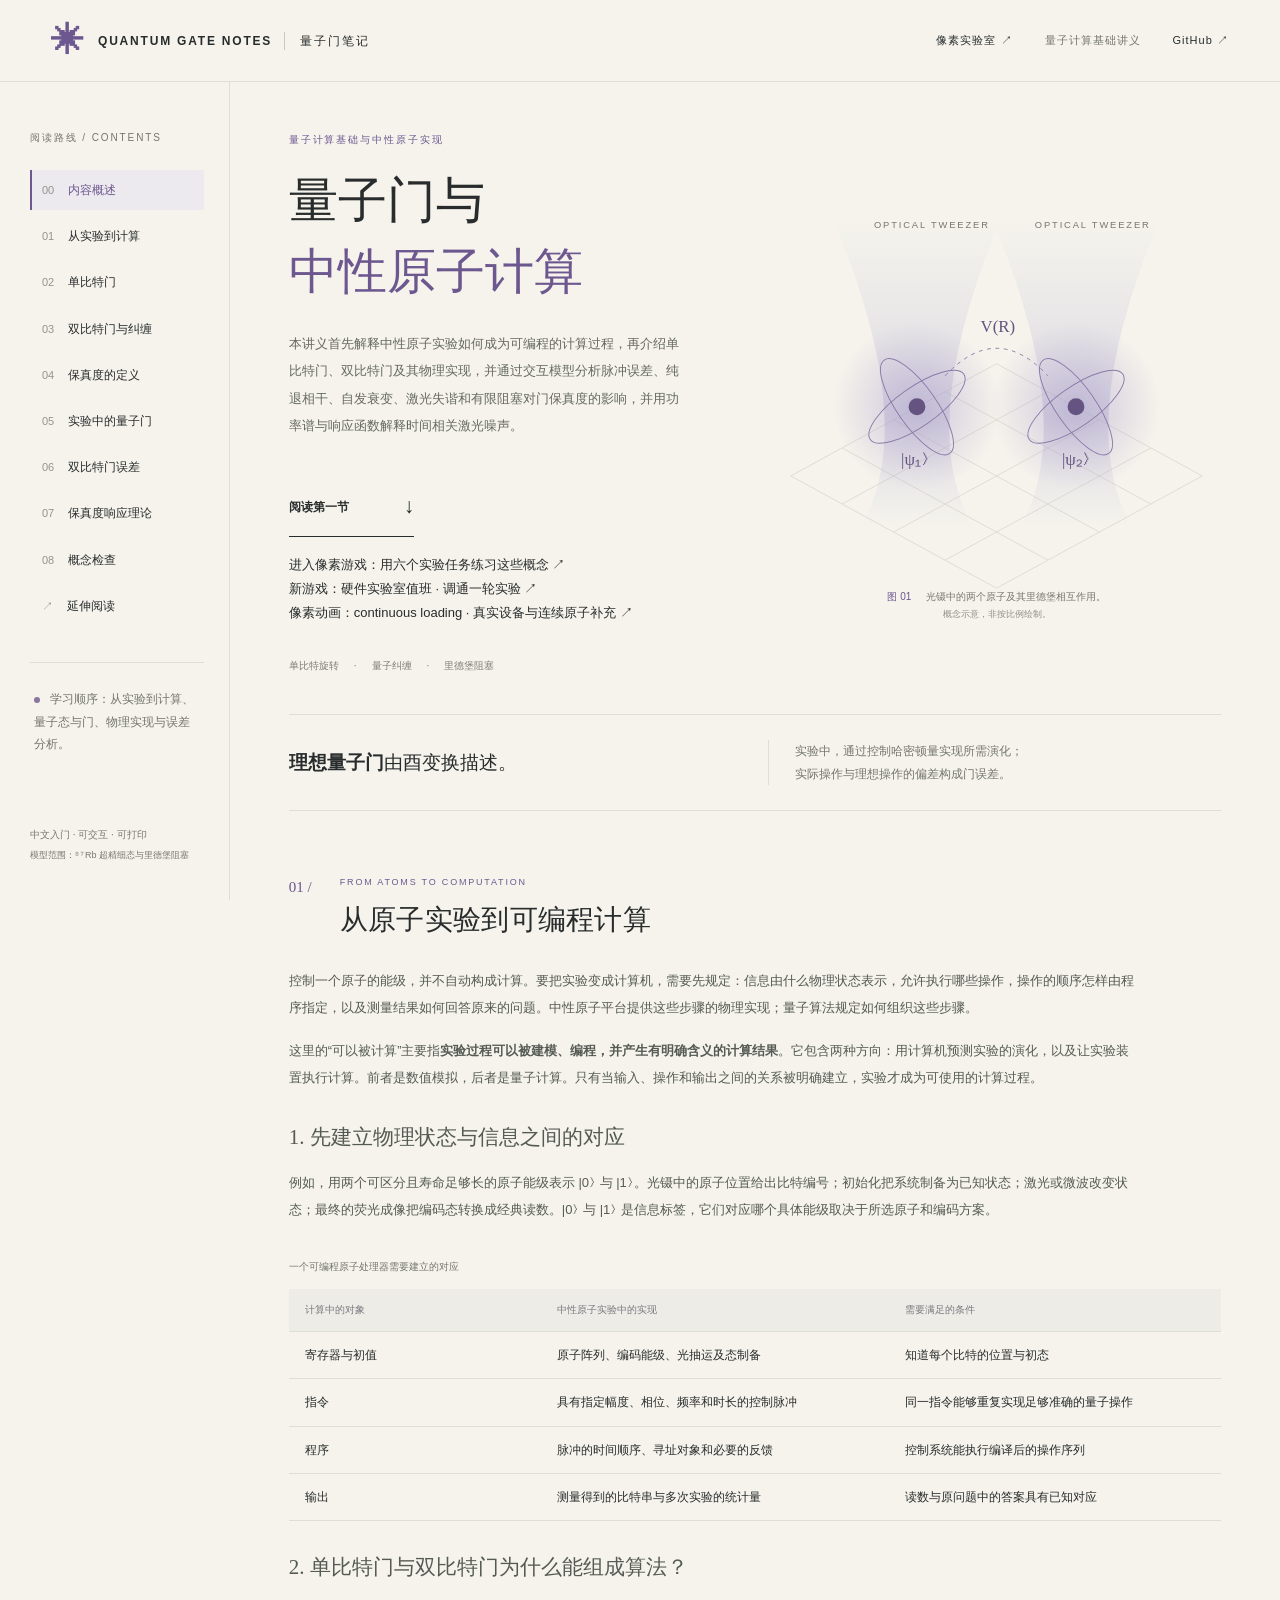
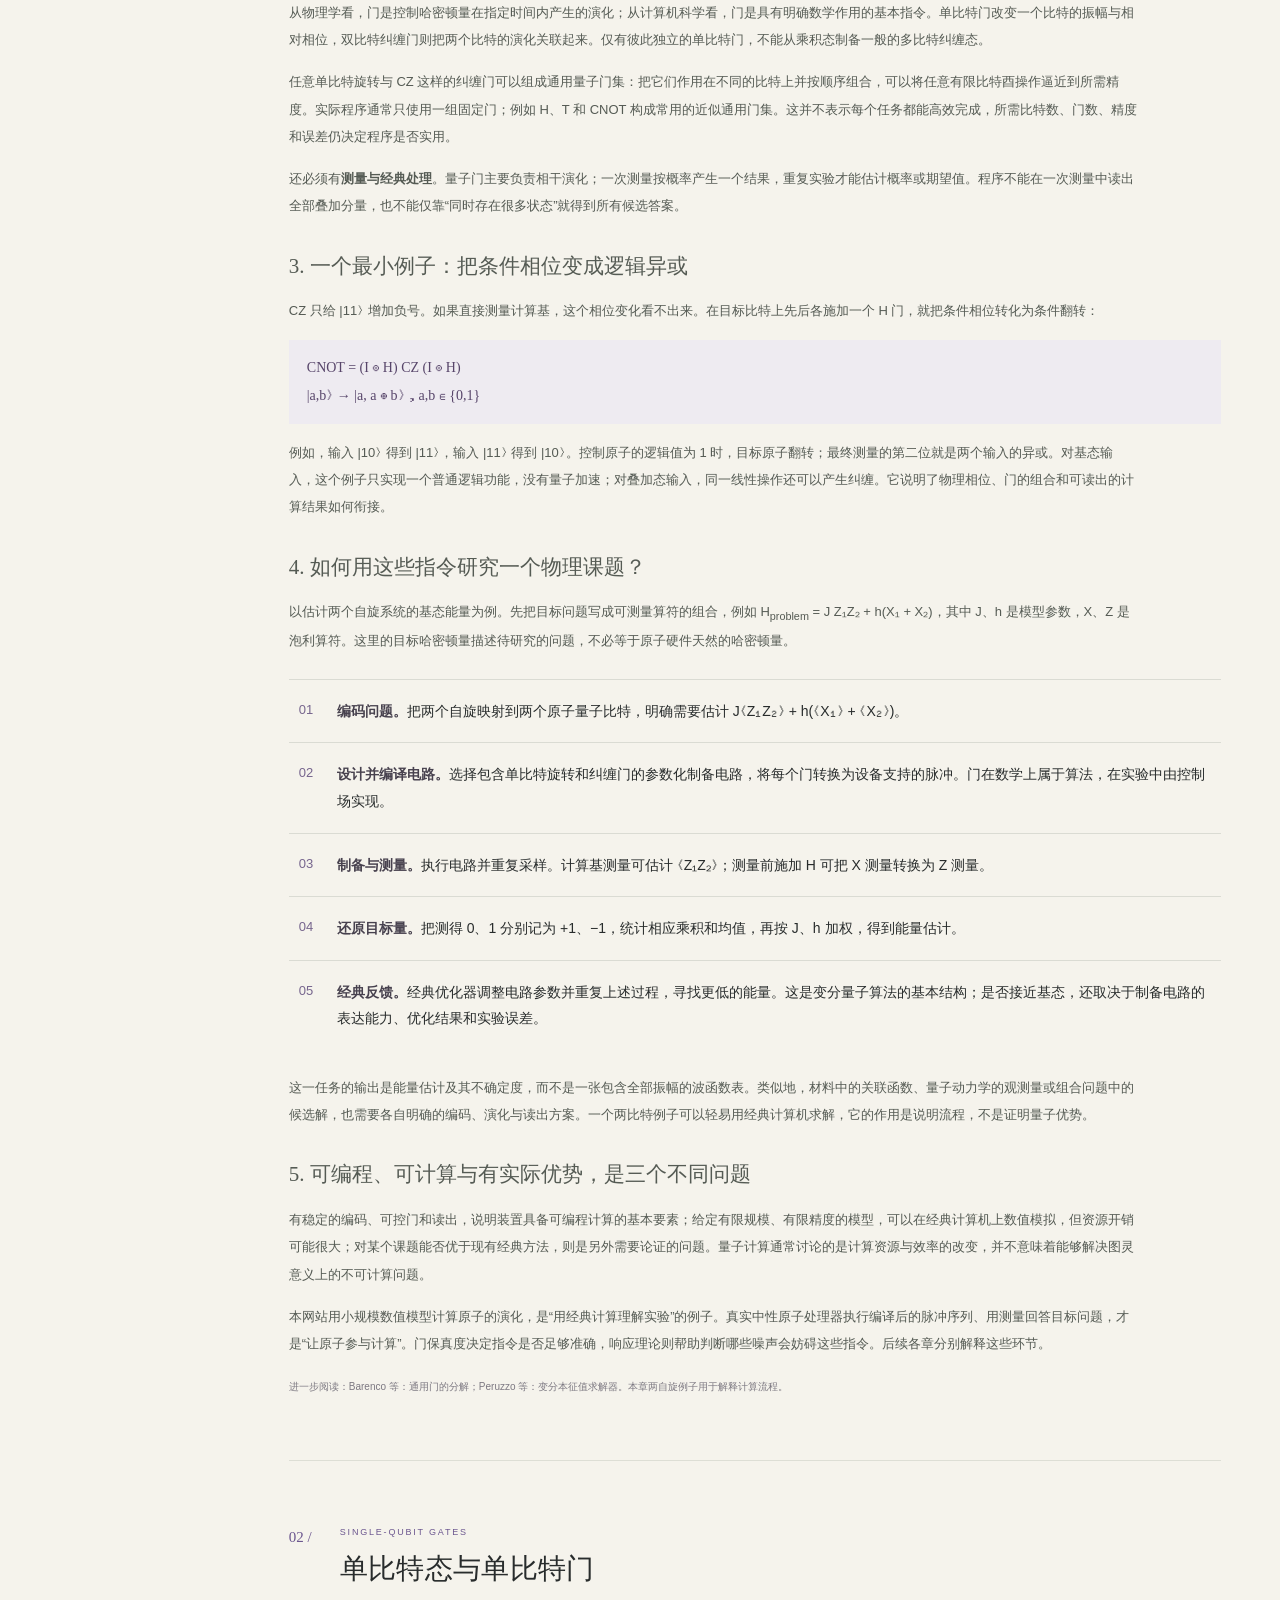
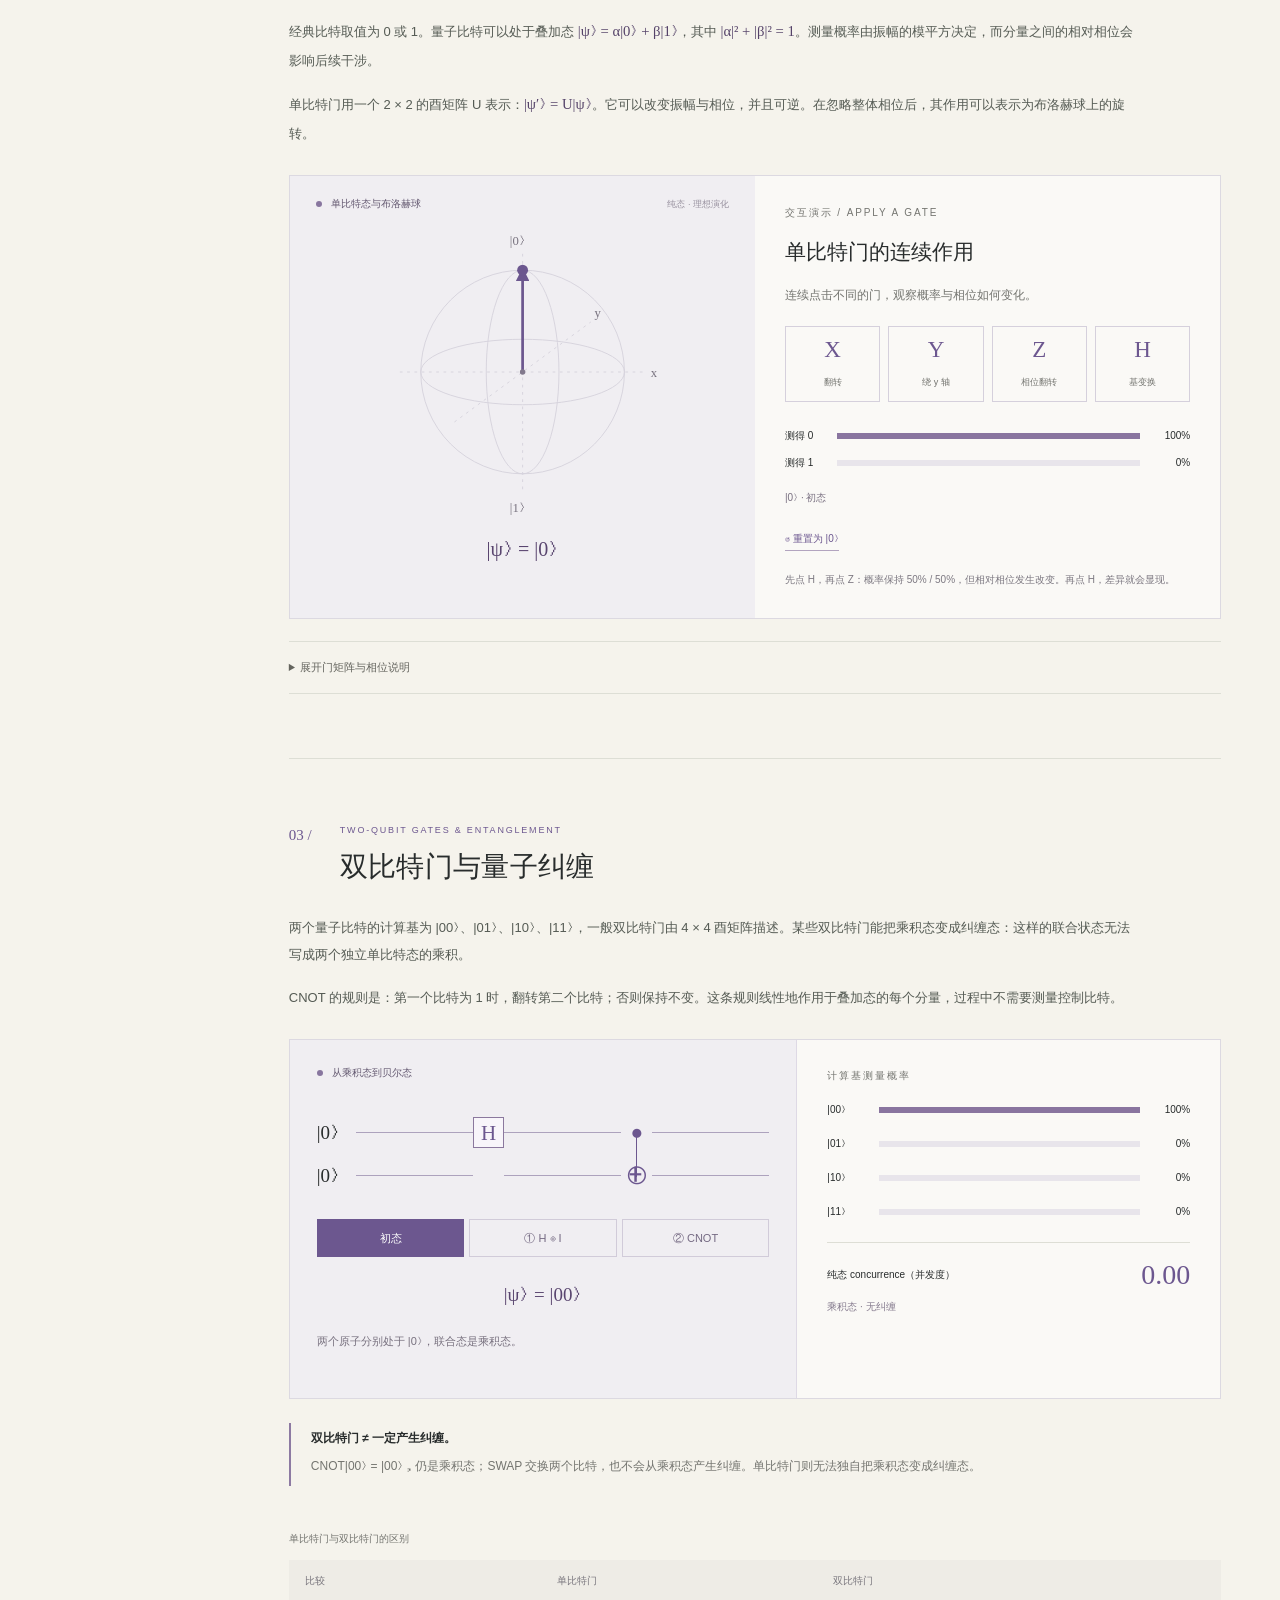
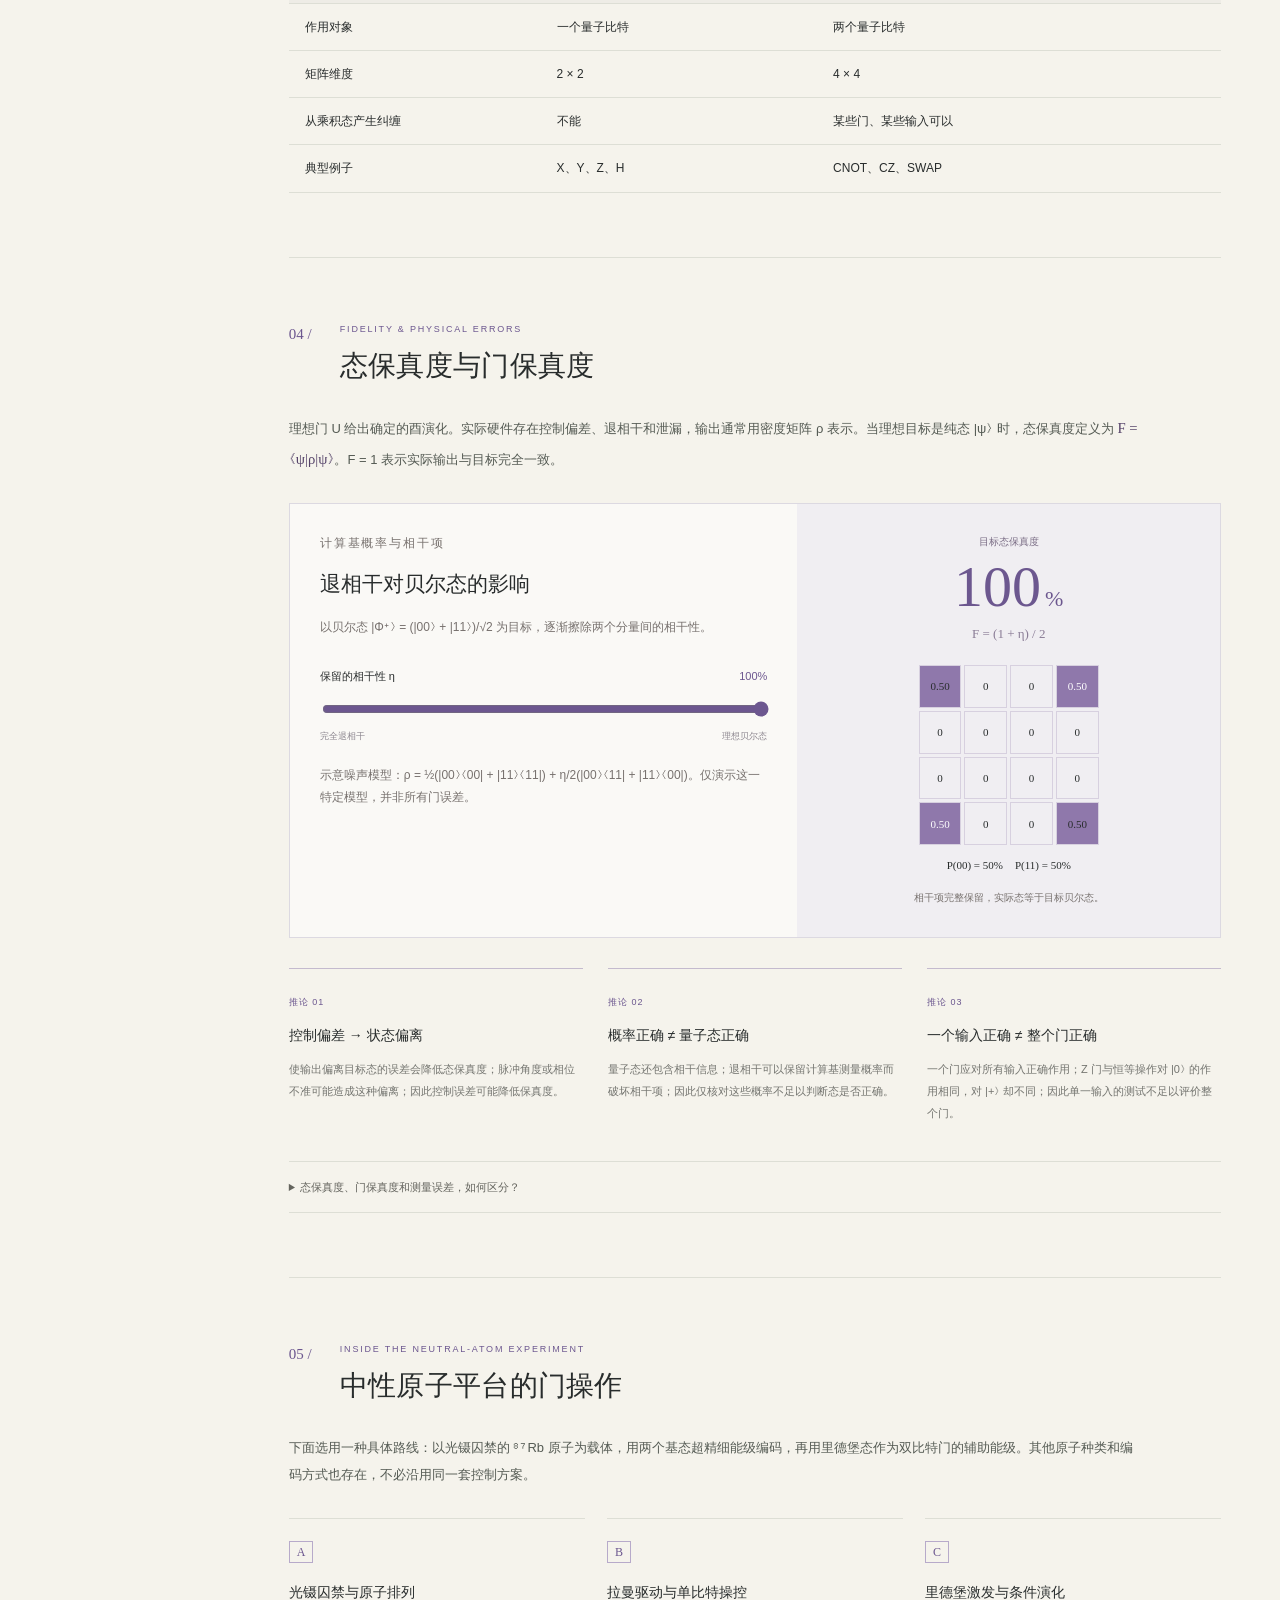
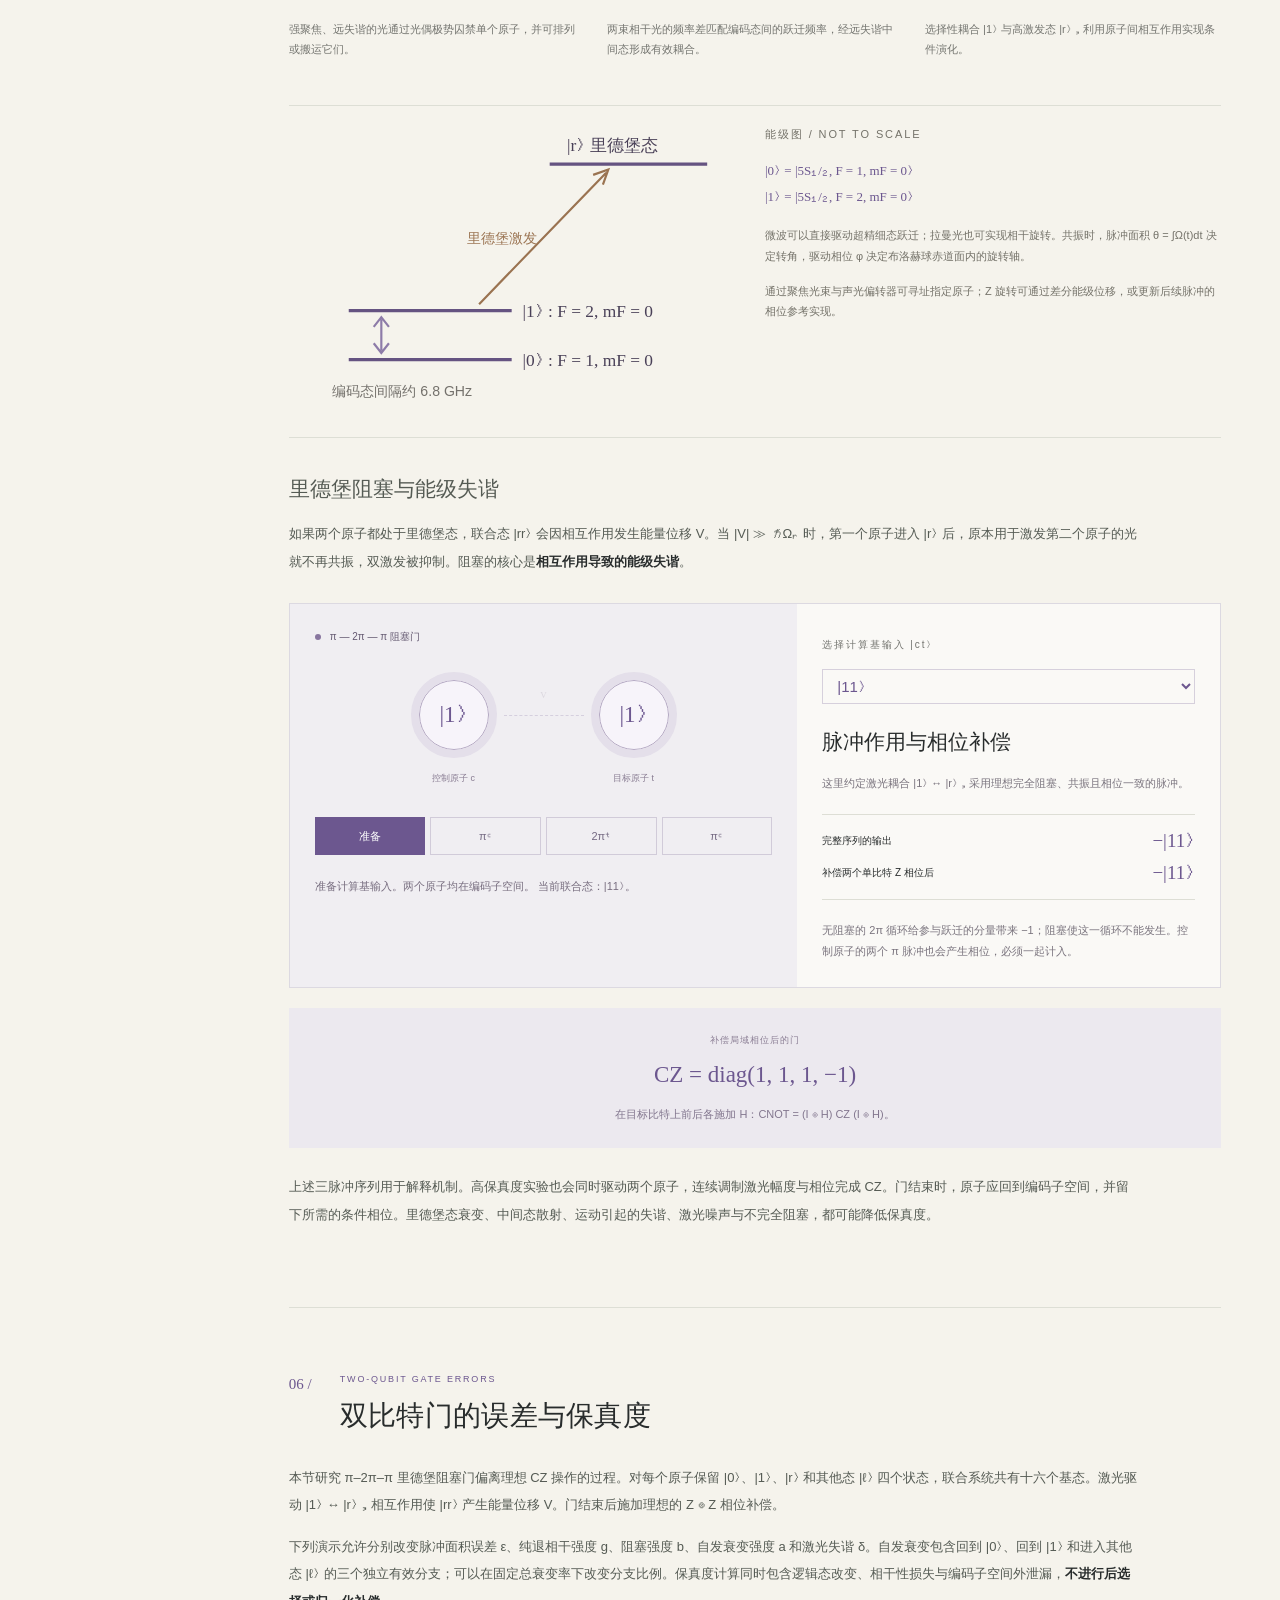
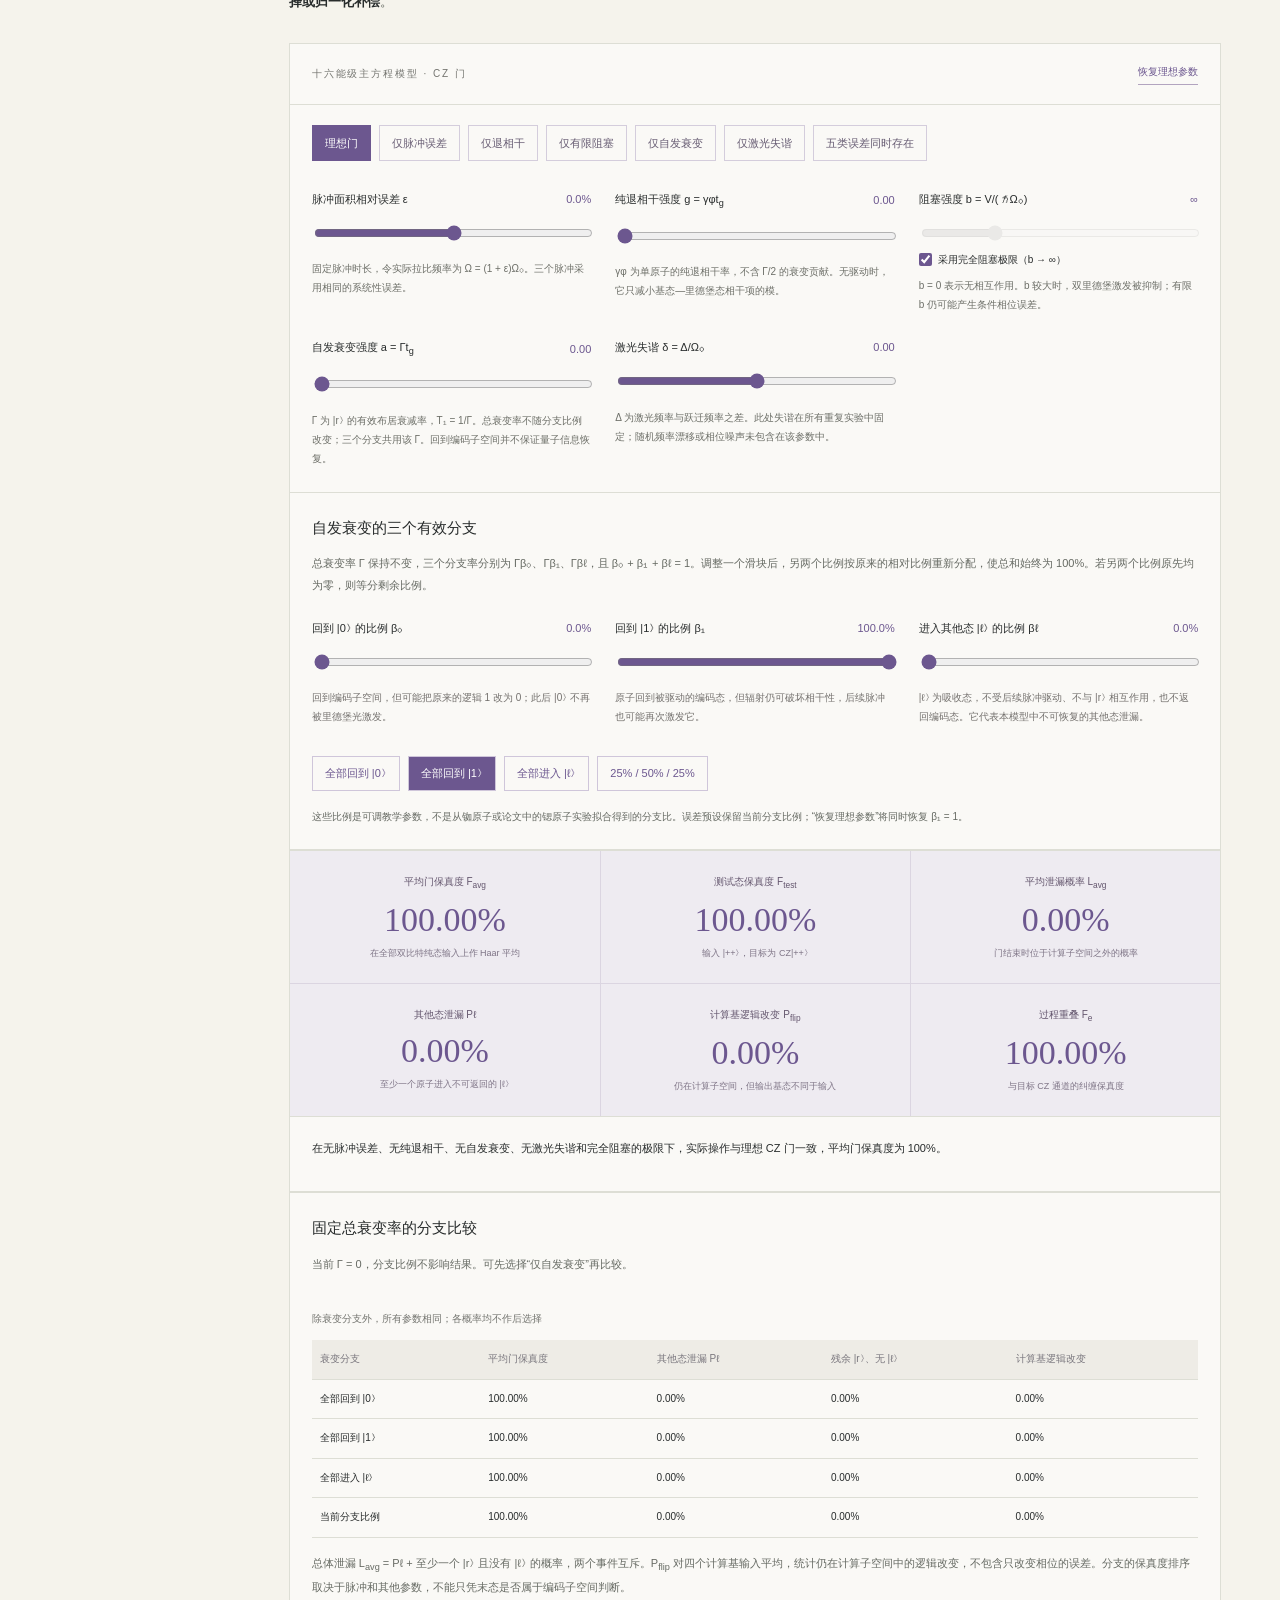
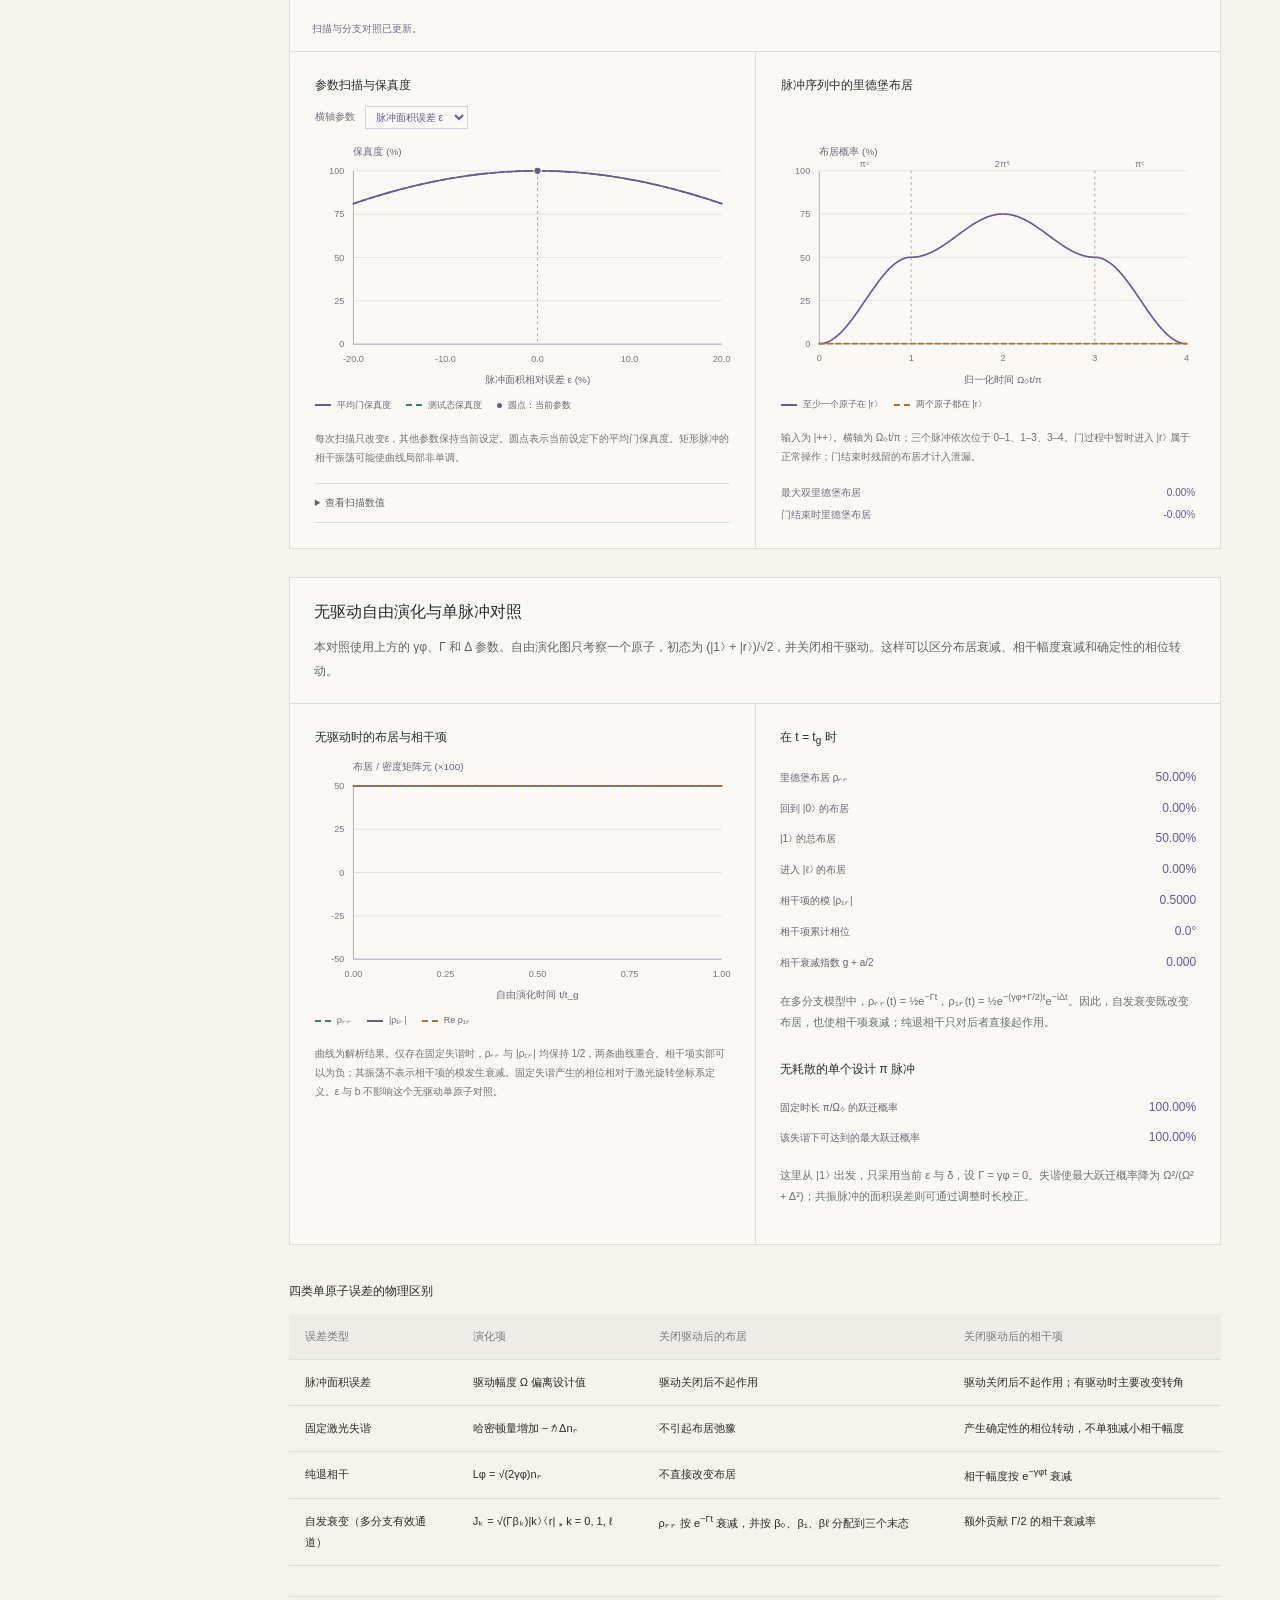
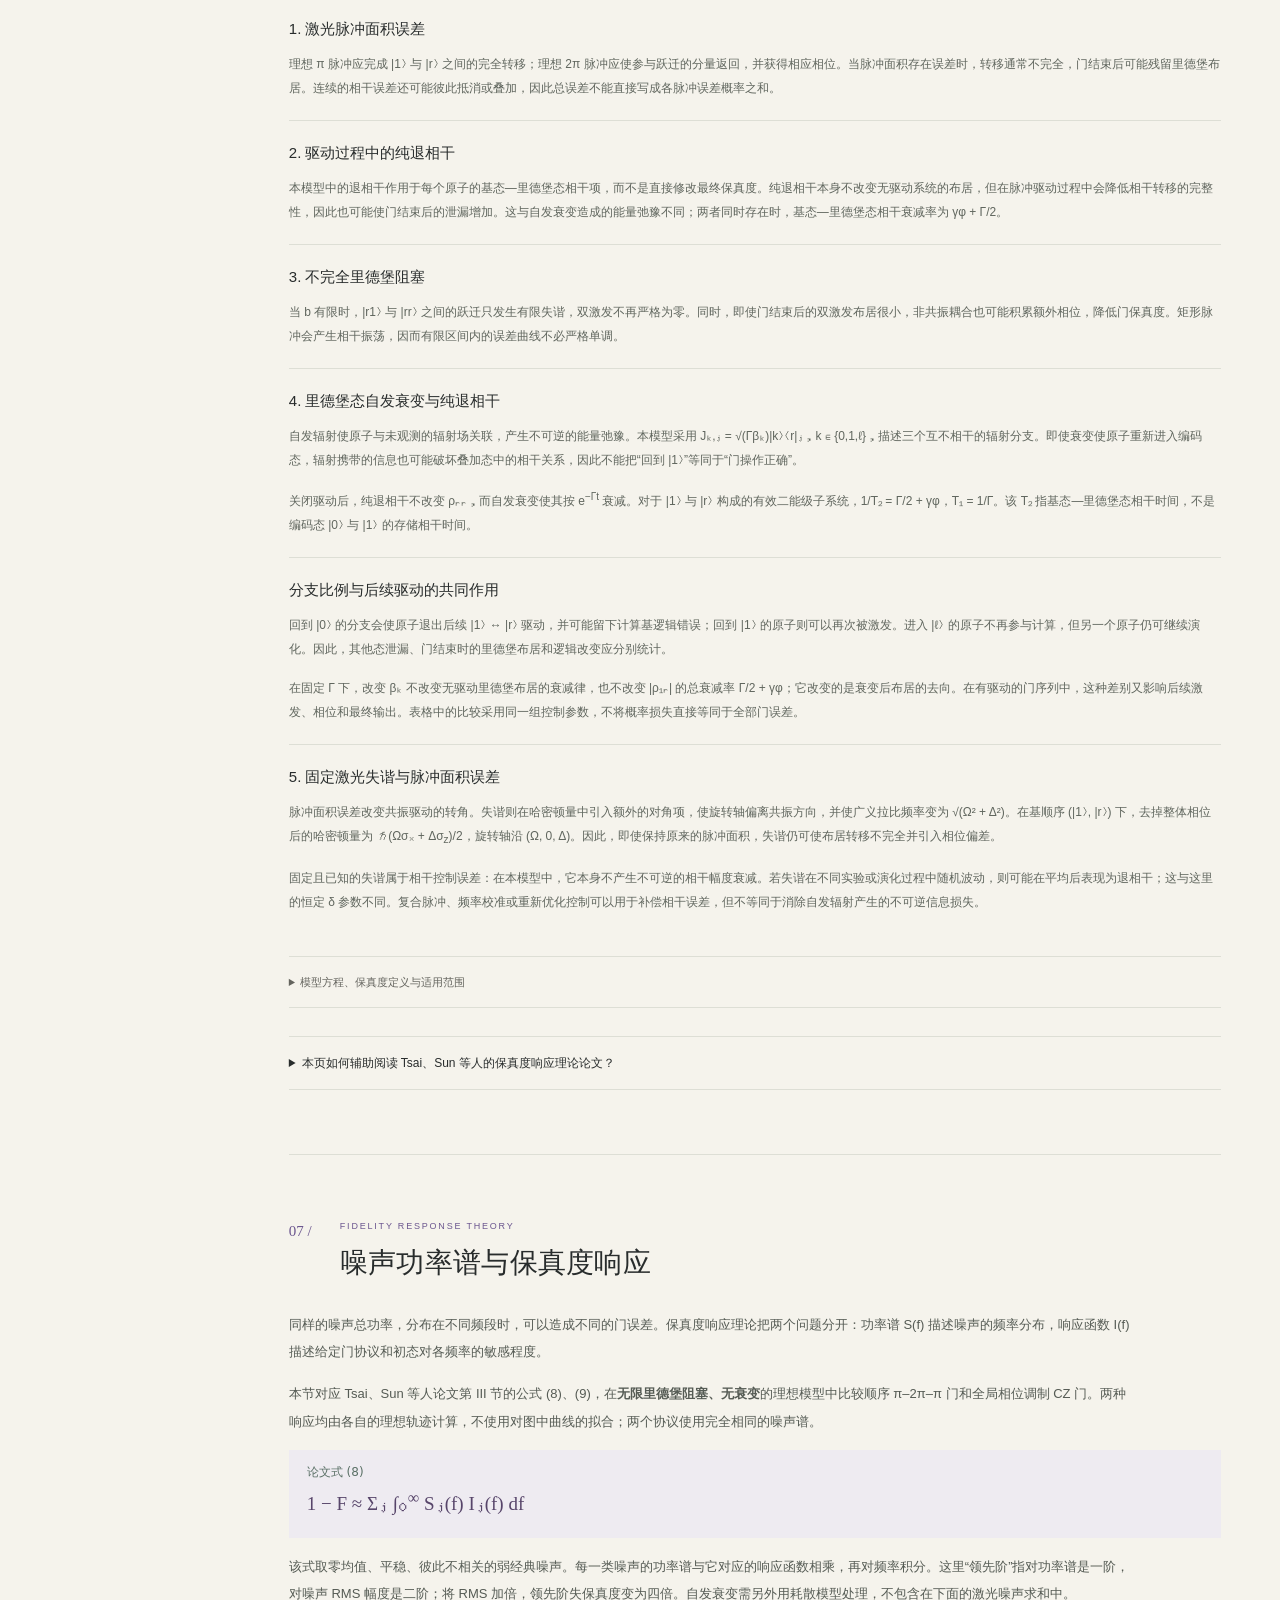
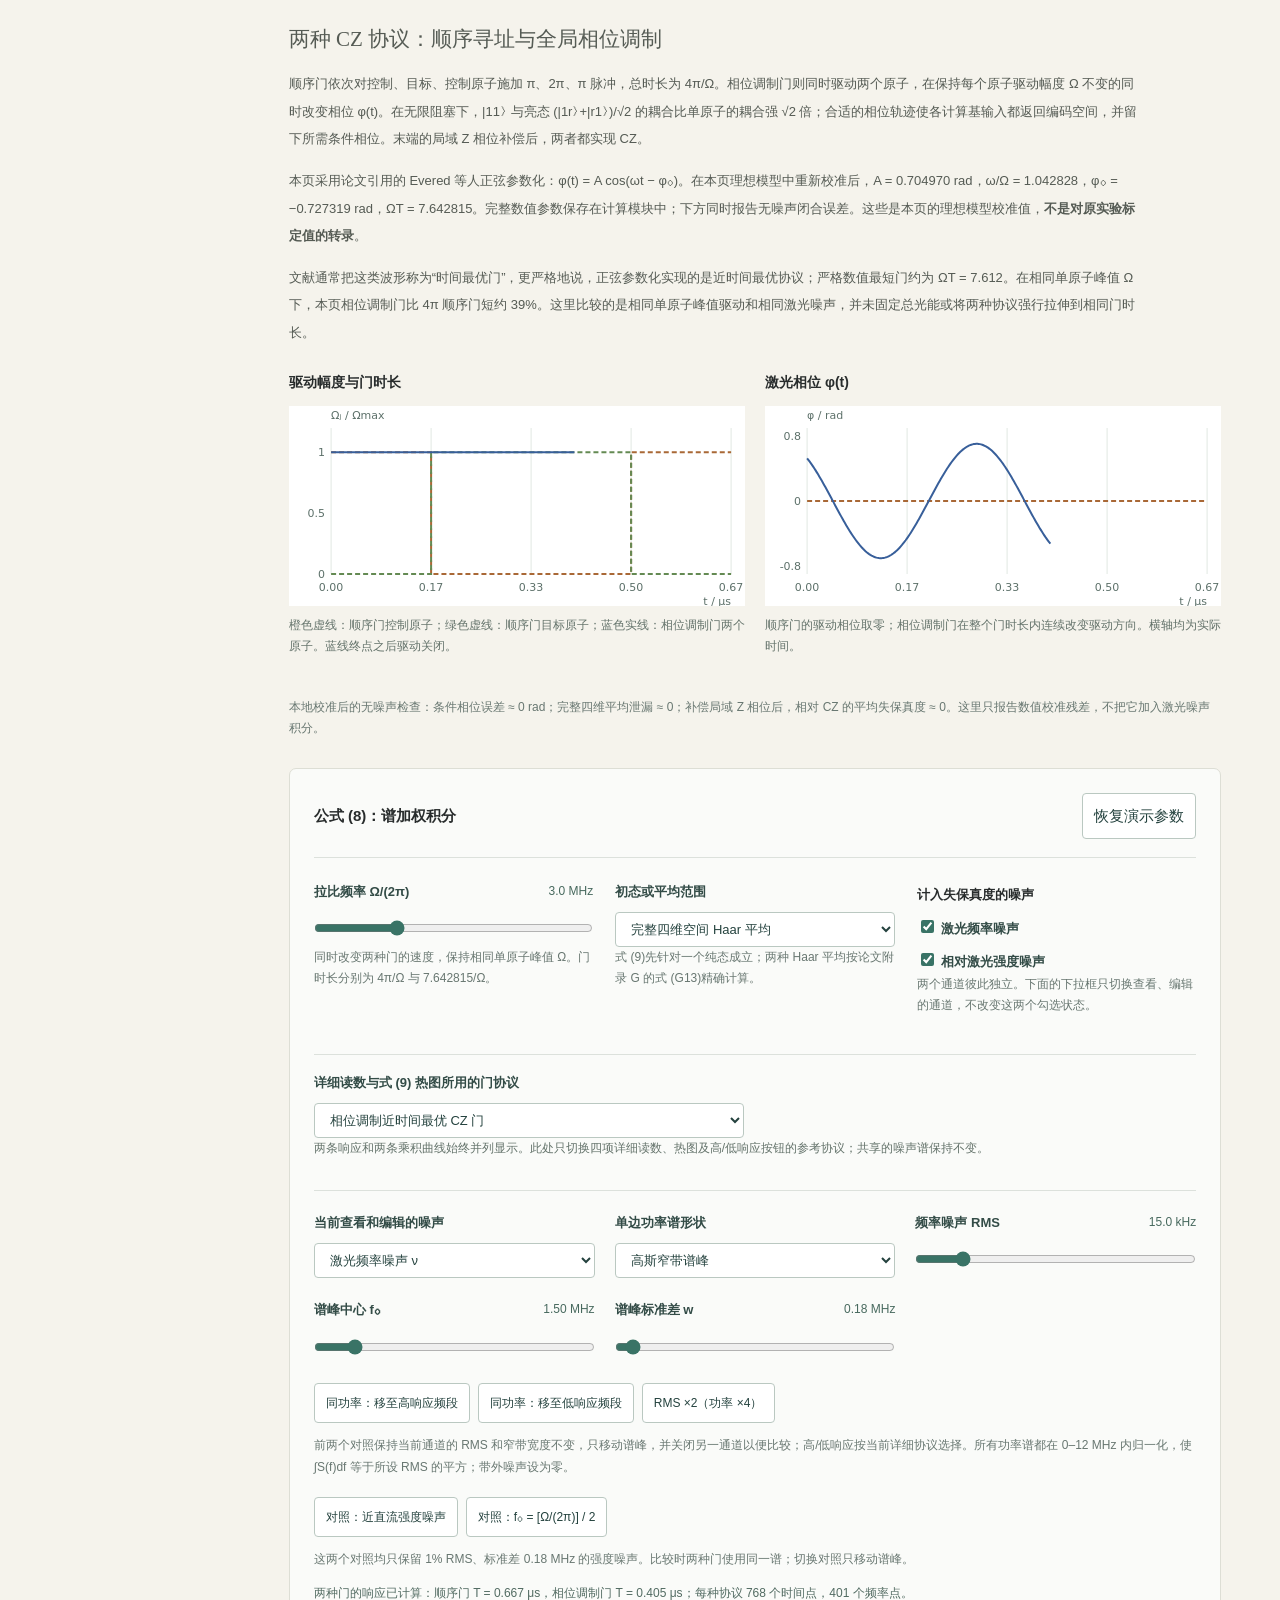
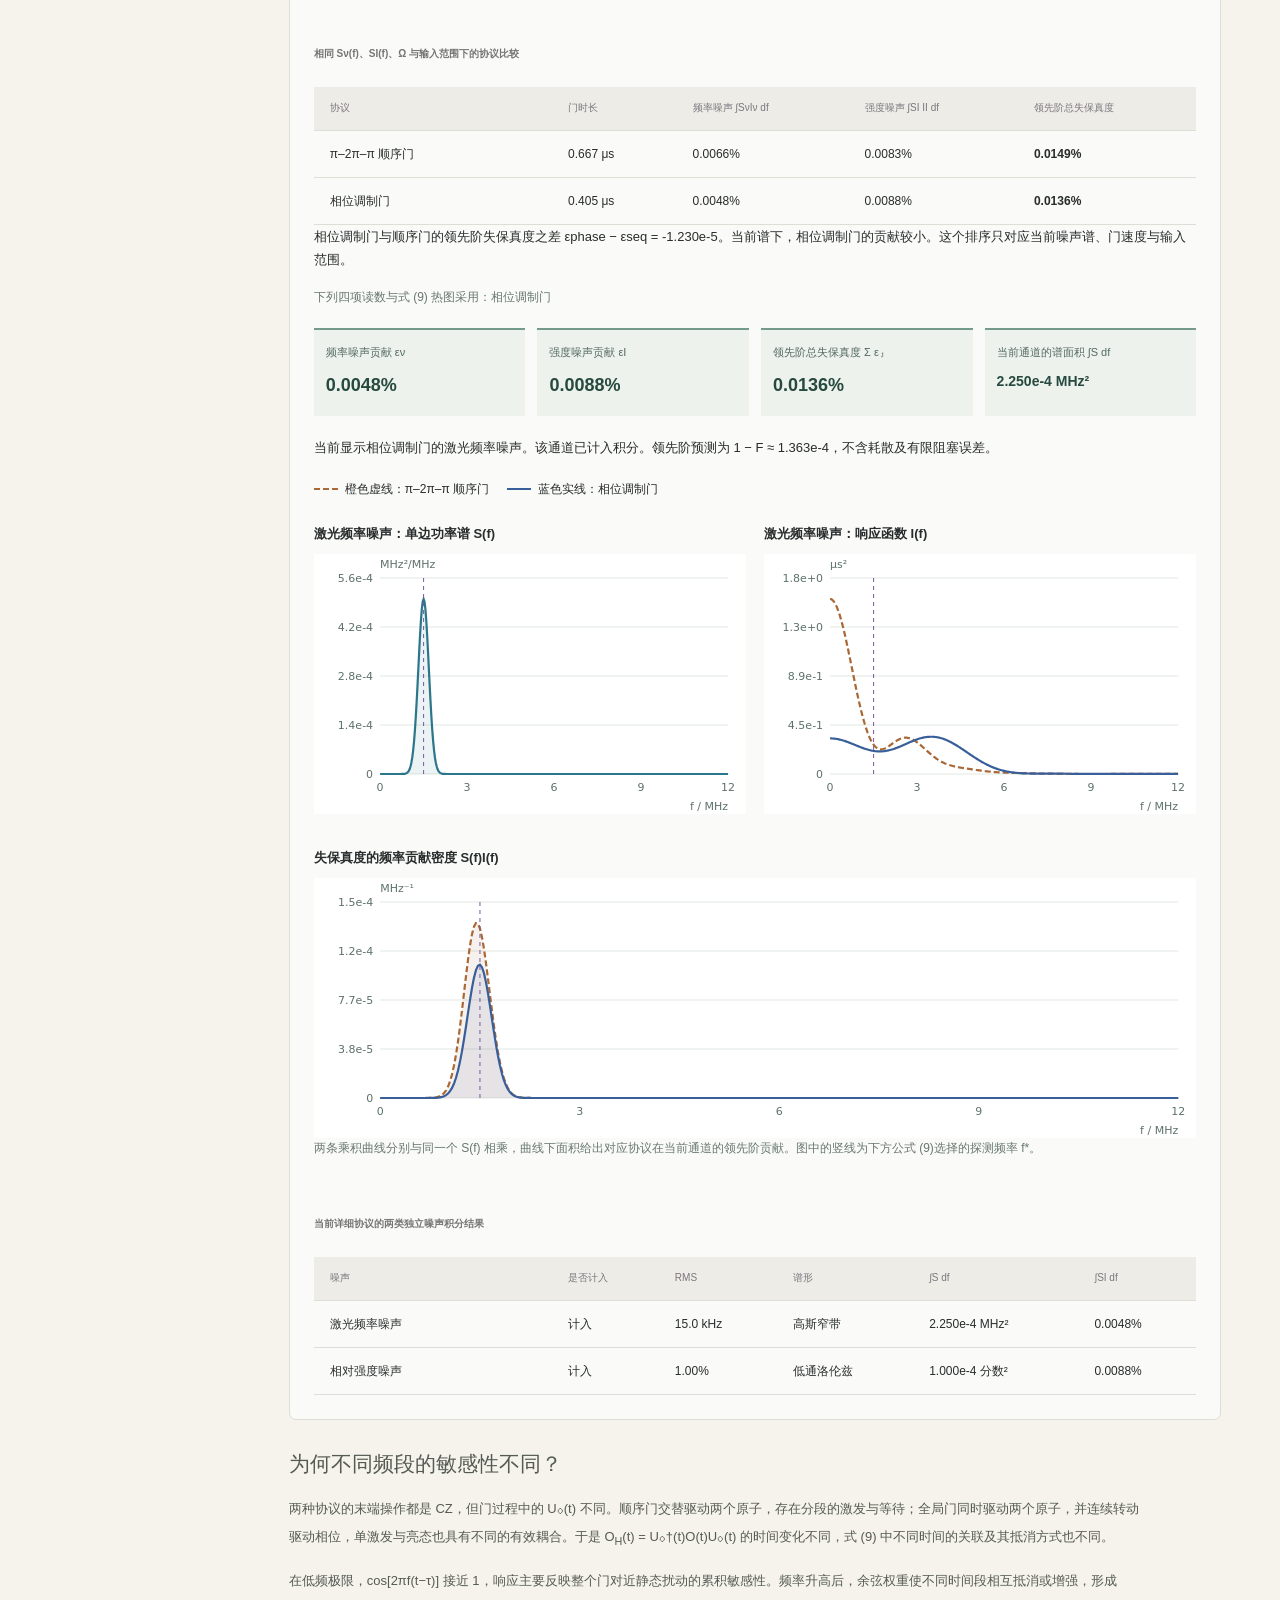
<file: index.html>
<!doctype html>
<html lang="zh-CN">
<head>
  <meta charset="utf-8"><meta name="viewport" content="width=device-width,initial-scale=1">
  <meta name="description" content="介绍单比特门、双比特门、保真度与中性原子实现，并用十六能级模型演示脉冲面积误差、纯退相干、自发衰变、激光失谐、有限里德堡阻塞及噪声功率谱与保真度响应。">
  <meta name="theme-color" content="#f5f3ec"><title>量子门与中性原子计算：基础、实现与误差分析</title>
  <link rel="icon" href="./favicon.svg" type="image/svg+xml"><link rel="stylesheet" href="./style.css"><link rel="stylesheet" href="./errors.css?v=branching-1"><link rel="stylesheet" href="./frt.css?v=protocol-1">
  <script type="module" src="./app.mjs"></script><script type="module" src="./error-demo.mjs?v=branching-1"></script><script type="module" src="./frt-demo.mjs?v=protocol-1"></script>
</head>
<body>
<a class="skip" href="#main">跳到正文</a>
<header class="topbar"><a class="brand" href="#"><span class="brand-icon">✳</span> QUANTUM GATE NOTES <span class="brand-cn">量子门笔记</span></a><div class="top-actions"><a href="./game.html">像素实验室 ↗</a><span>量子计算基础讲义</span><a href="https://github.com/sputnik-odyssey/neutral-atom-gates" target="_blank" rel="noopener noreferrer">GitHub ↗</a></div></header>
<div class="page-layout">
<aside class="sidebar"><div class="small-label">阅读路线 / CONTENTS</div><nav aria-label="章节目录"><a href="#overview" class="active"><span>00</span> 内容概述</a><a href="#computable"><span>01</span> 从实验到计算</a><a href="#single"><span>02</span> 单比特门</a><a href="#double"><span>03</span> 双比特门与纠缠</a><a href="#fidelity"><span>04</span> 保真度的定义</a><a href="#atoms"><span>05</span> 实验中的量子门</a><a href="#gate-errors"><span>06</span> 双比特门误差</a><a href="#frt"><span>07</span> 保真度响应理论</a><a href="#check"><span>08</span> 概念检查</a><a href="#references"><span>↗</span> 延伸阅读</a></nav><div class="side-note"><span class="dot"></span> 学习顺序：从实验到计算、量子态与门、物理实现与误差分析。</div><div class="side-bottom">中文入门 · 可交互 · 可打印<br><span>模型范围：⁸⁷Rb 超精细态与里德堡阻塞</span></div></aside>
<main id="main">
<section class="hero" id="overview"><div class="hero-copy"><p class="eyebrow">量子计算基础与中性原子实现</p><h1>量子门与<br><span>中性原子计算</span></h1><p class="hero-description">本讲义首先解释中性原子实验如何成为可编程的计算过程，再介绍单比特门、双比特门及其物理实现，并通过交互模型分析脉冲误差、纯退相干、自发衰变、激光失谐和有限阻塞对门保真度的影响，并用功率谱与响应函数解释时间相关激光噪声。</p><a class="primary-link" href="#computable">阅读第一节 <span>↓</span></a><p style="margin:16px 0 0;font-size:13px"><a href="./game.html">进入像素游戏：用六个实验任务练习这些概念 ↗</a><br><a href="./hardware.html">新游戏：硬件实验室值班 · 调通一轮实验 ↗</a><br><a href="./loading.html">像素动画：continuous loading · 真实设备与连续原子补充 ↗</a></p><div class="hero-tags"><span>单比特旋转</span><span>量子纠缠</span><span>里德堡阻塞</span></div></div><div class="hero-figure"><svg viewBox="0 0 480 420" role="img" aria-label="两个光镊中的原子及其通过里德堡态产生的相互作用示意，非按比例绘制"><defs><radialGradient id="glow"><stop stop-color="#a79acb" stop-opacity=".5"/><stop offset="1" stop-color="#a79acb" stop-opacity="0"/></radialGradient><linearGradient id="beam" x2="0" y2="1"><stop stop-color="#c3c2dc" stop-opacity="0"/><stop offset=".65" stop-color="#aba8cb" stop-opacity=".4"/><stop offset="1" stop-color="#c3c2dc" stop-opacity="0"/></linearGradient></defs><g fill="none" stroke="#dedbd3"><path d="M20 310 240 190 460 310 240 430Z"/><path d="M75 280 295 400M130 250 350 370M185 220 405 340M75 340 295 220M130 370 350 250M185 400 405 280"/></g><path d="M65 35 Q158 255 95 365 L215 365 Q152 255 245 35Z" fill="url(#beam)"/><path d="M235 35 Q328 255 265 365 L385 365 Q322 255 415 35Z" fill="url(#beam)"/><circle cx="155" cy="236" r="90" fill="url(#glow)"/><circle cx="325" cy="236" r="90" fill="url(#glow)"/><g fill="none" stroke="#8a7aa9"><ellipse cx="155" cy="236" rx="61" ry="21" transform="rotate(-35 155 236)"/><ellipse cx="155" cy="236" rx="61" ry="21" transform="rotate(55 155 236)"/><ellipse cx="325" cy="236" rx="61" ry="21" transform="rotate(-35 325 236)"/><ellipse cx="325" cy="236" rx="61" ry="21" transform="rotate(55 325 236)"/><path d="M185 203 Q240 144 295 203" stroke-dasharray="4 5"/></g><g fill="#655381"><circle cx="155" cy="236" r="9"/><circle cx="325" cy="236" r="9"/></g><g font-family="Georgia,serif" fill="#655381" font-size="18"><text x="223" y="156">V(R)</text><text x="138" y="298">|ψ₁⟩</text><text x="310" y="298">|ψ₂⟩</text></g><g fill="#77756f" font-family="sans-serif" font-size="10" letter-spacing="2"><text x="109" y="45">OPTICAL TWEEZER</text><text x="281" y="45">OPTICAL TWEEZER</text></g></svg><p><span>图 01</span> 光镊中的两个原子及其里德堡相互作用。<br><small>概念示意，非按比例绘制。</small></p></div></section>
<div class="intro-strip"><p><b>理想量子门</b>由酉变换描述。</p><p>实验中，通过控制哈密顿量实现所需演化；<br>实际操作与理想操作的偏差构成门误差。</p></div>

<section class="chapter" id="computable">
 <div class="chapter-heading"><span class="chapter-number">01 /</span><div><p class="eyebrow">FROM ATOMS TO COMPUTATION</p><h2>从原子实验到可编程计算</h2></div></div>
 <div class="prose"><p>控制一个原子的能级，并不自动构成计算。要把实验变成计算机，需要先规定：信息由什么物理状态表示，允许执行哪些操作，操作的顺序怎样由程序指定，以及测量结果如何回答原来的问题。中性原子平台提供这些步骤的物理实现；量子算法规定如何组织这些步骤。</p><p>这里的“可以被计算”主要指<strong>实验过程可以被建模、编程，并产生有明确含义的计算结果</strong>。它包含两种方向：用计算机预测实验的演化，以及让实验装置执行计算。前者是数值模拟，后者是量子计算。只有当输入、操作和输出之间的关系被明确建立，实验才成为可使用的计算过程。</p><h3>1. 先建立物理状态与信息之间的对应</h3><p>例如，用两个可区分且寿命足够长的原子能级表示 |0⟩ 与 |1⟩。光镊中的原子位置给出比特编号；初始化把系统制备为已知状态；激光或微波改变状态；最终的荧光成像把编码态转换成经典读数。|0⟩ 与 |1⟩ 是信息标签，它们对应哪个具体能级取决于所选原子和编码方案。</p></div>
 <div class="comparison"><table><caption>一个可编程原子处理器需要建立的对应</caption><thead><tr><th>计算中的对象</th><th>中性原子实验中的实现</th><th>需要满足的条件</th></tr></thead><tbody><tr><th>寄存器与初值</th><td>原子阵列、编码能级、光抽运及态制备</td><td>知道每个比特的位置与初态</td></tr><tr><th>指令</th><td>具有指定幅度、相位、频率和时长的控制脉冲</td><td>同一指令能够重复实现足够准确的量子操作</td></tr><tr><th>程序</th><td>脉冲的时间顺序、寻址对象和必要的反馈</td><td>控制系统能执行编译后的操作序列</td></tr><tr><th>输出</th><td>测量得到的比特串与多次实验的统计量</td><td>读数与原问题中的答案具有已知对应</td></tr></tbody></table></div>
 <div class="prose"><h3>2. 单比特门与双比特门为什么能组成算法？</h3><p>从物理学看，门是控制哈密顿量在指定时间内产生的演化；从计算机科学看，门是具有明确数学作用的基本指令。单比特门改变一个比特的振幅与相对相位，双比特纠缠门则把两个比特的演化关联起来。仅有彼此独立的单比特门，不能从乘积态制备一般的多比特纠缠态。</p><p>任意单比特旋转与 CZ 这样的纠缠门可以组成通用量子门集：把它们作用在不同的比特上并按顺序组合，可以将任意有限比特酉操作逼近到所需精度。实际程序通常只使用一组固定门；例如 H、T 和 CNOT 构成常用的近似通用门集。这并不表示每个任务都能高效完成，所需比特数、门数、精度和误差仍决定程序是否实用。</p><p>还必须有<strong>测量与经典处理</strong>。量子门主要负责相干演化；一次测量按概率产生一个结果，重复实验才能估计概率或期望值。程序不能在一次测量中读出全部叠加分量，也不能仅靠“同时存在很多状态”就得到所有候选答案。</p><h3>3. 一个最小例子：把条件相位变成逻辑异或</h3><p>CZ 只给 |11⟩ 增加负号。如果直接测量计算基，这个相位变化看不出来。在目标比特上先后各施加一个 H 门，就把条件相位转化为条件翻转：</p></div>
 <div class="equation">CNOT = (I ⊗ H) CZ (I ⊗ H)<br>|a,b⟩ → |a, a ⊕ b⟩，a,b ∈ {0,1}</div>
 <div class="prose"><p>例如，输入 |10⟩ 得到 |11⟩，输入 |11⟩ 得到 |10⟩。控制原子的逻辑值为 1 时，目标原子翻转；最终测量的第二位就是两个输入的异或。对基态输入，这个例子只实现一个普通逻辑功能，没有量子加速；对叠加态输入，同一线性操作还可以产生纠缠。它说明了物理相位、门的组合和可读出的计算结果如何衔接。</p><h3>4. 如何用这些指令研究一个物理课题？</h3><p>以估计两个自旋系统的基态能量为例。先把目标问题写成可测量算符的组合，例如 H<sub>problem</sub> = J Z₁Z₂ + h(X₁ + X₂)，其中 J、h 是模型参数，X、Z 是泡利算符。这里的目标哈密顿量描述待研究的问题，不必等于原子硬件天然的哈密顿量。</p></div>
 <ol class="computing-pipeline"><li><b>编码问题。</b>把两个自旋映射到两个原子量子比特，明确需要估计 J⟨Z₁Z₂⟩ + h(⟨X₁⟩ + ⟨X₂⟩)。</li><li><b>设计并编译电路。</b>选择包含单比特旋转和纠缠门的参数化制备电路，将每个门转换为设备支持的脉冲。门在数学上属于算法，在实验中由控制场实现。</li><li><b>制备与测量。</b>执行电路并重复采样。计算基测量可估计 ⟨Z₁Z₂⟩；测量前施加 H 可把 X 测量转换为 Z 测量。</li><li><b>还原目标量。</b>把测得 0、1 分别记为 +1、−1，统计相应乘积和均值，再按 J、h 加权，得到能量估计。</li><li><b>经典反馈。</b>经典优化器调整电路参数并重复上述过程，寻找更低的能量。这是变分量子算法的基本结构；是否接近基态，还取决于制备电路的表达能力、优化结果和实验误差。</li></ol>
 <div class="prose"><p>这一任务的输出是能量估计及其不确定度，而不是一张包含全部振幅的波函数表。类似地，材料中的关联函数、量子动力学的观测量或组合问题中的候选解，也需要各自明确的编码、演化与读出方案。一个两比特例子可以轻易用经典计算机求解，它的作用是说明流程，不是证明量子优势。</p><h3>5. 可编程、可计算与有实际优势，是三个不同问题</h3><p>有稳定的编码、可控门和读出，说明装置具备可编程计算的基本要素；给定有限规模、有限精度的模型，可以在经典计算机上数值模拟，但资源开销可能很大；对某个课题能否优于现有经典方法，则是另外需要论证的问题。量子计算通常讨论的是计算资源与效率的改变，并不意味着能够解决图灵意义上的不可计算问题。</p><p>本网站用小规模数值模型计算原子的演化，是“用经典计算理解实验”的例子。真实中性原子处理器执行编译后的脉冲序列、用测量回答目标问题，才是“让原子参与计算”。门保真度决定指令是否足够准确，响应理论则帮助判断哪些噪声会妨碍这些指令。后续各章分别解释这些环节。</p><p class="hint">进一步阅读：<a href="https://arxiv.org/abs/quant-ph/9503016" target="_blank" rel="noopener noreferrer">Barenco 等：通用门的分解</a>；<a href="https://arxiv.org/abs/1304.3061" target="_blank" rel="noopener noreferrer">Peruzzo 等：变分本征值求解器</a>。本章两自旋例子用于解释计算流程。</p></div>
</section>

<section class="chapter" id="single"><div class="chapter-heading"><span class="chapter-number">02 /</span><div><p class="eyebrow">SINGLE-QUBIT GATES</p><h2>单比特态与单比特门</h2></div></div><div class="prose"><p>经典比特取值为 0 或 1。量子比特可以处于叠加态 <span class="math">|ψ⟩ = α|0⟩ + β|1⟩</span>，其中 <span class="math">|α|² + |β|² = 1</span>。测量概率由振幅的模平方决定，而分量之间的相对相位会影响后续干涉。</p><p>单比特门用一个 2 × 2 的酉矩阵 U 表示：<span class="math">|ψ′⟩ = U|ψ⟩</span>。它可以改变振幅与相位，并且可逆。在忽略整体相位后，其作用可以表示为布洛赫球上的旋转。</p></div>
<div class="lab single-lab"><div class="lab-visual"><div class="lab-heading"><span class="live-dot"></span> 单比特态与布洛赫球 <span class="subtle">纯态 · 理想演化</span></div><svg id="bloch" viewBox="0 0 400 330" role="img" aria-label="当前单比特纯态的布洛赫球投影"><defs><marker id="arrow" viewBox="0 0 10 10" refX="8" refY="5" markerWidth="5" markerHeight="5" orient="auto"><path d="M0 0 10 5 0 10Z" fill="#6c578f"/></marker></defs><g fill="none" stroke="#d6d2dc"><circle cx="200" cy="165" r="112"/><ellipse cx="200" cy="165" rx="112" ry="36"/><ellipse cx="200" cy="165" rx="40" ry="112"/><path d="M200 35V295M65 165H335M125 220 275 110" stroke-dasharray="3 5"/></g><g fill="#77717e" font-size="14" font-family="Georgia,serif"><text x="186" y="25">|0⟩</text><text x="186" y="319">|1⟩</text><text x="341" y="170">x</text><text x="279" y="104">y</text></g><line id="state-vector" x1="200" y1="165" x2="200" y2="53" stroke="#6c578f" stroke-width="3" marker-end="url(#arrow)"/><circle id="state-tip" cx="200" cy="53" r="6" fill="#6c578f"/><circle cx="200" cy="165" r="3" fill="#82798d"/></svg><div class="state-display" id="single-state" aria-live="polite">|ψ⟩ = |0⟩</div></div><div class="lab-controls"><p class="small-label">交互演示 / APPLY A GATE</p><h3>单比特门的连续作用</h3><p>连续点击不同的门，观察概率与相位如何变化。</p><div class="gate-buttons" role="group" aria-label="应用单比特门"><button data-gate="X"><b>X</b><span>翻转</span></button><button data-gate="Y"><b>Y</b><span>绕 y 轴</span></button><button data-gate="Z"><b>Z</b><span>相位翻转</span></button><button data-gate="H"><b>H</b><span>基变换</span></button></div><div class="probability-row"><span>测得 0</span><div class="bar-track"><i id="p0-bar"></i></div><b id="p0-text">100%</b></div><div class="probability-row"><span>测得 1</span><div class="bar-track"><i id="p1-bar"></i></div><b id="p1-text">0%</b></div><p id="single-history" class="history">初态 |0⟩</p><button class="text-button" id="single-reset">↺ 重置为 |0⟩</button><p class="hint">先点 H，再点 Z：概率保持 50% / 50%，但相对相位发生改变。再点 H，差异就会显现。</p></div></div>
<details><summary>展开门矩阵与相位说明</summary><div class="details-body matrix-grid"><div><b>X</b><pre>⎡ 0  1 ⎤
⎣ 1  0 ⎦</pre></div><div><b>Y</b><pre>⎡ 0 −i ⎤
⎣ i  0 ⎦</pre></div><div><b>Z</b><pre>⎡ 1  0 ⎤
⎣ 0 −1 ⎦</pre></div><div><b>H</b><pre>     ⎡ 1  1 ⎤
1/√2 ⎣ 1 −1 ⎦</pre></div><p>整体相位不改变可观测结果；相对相位会影响干涉。H 门满足 H|0⟩ = (|0⟩ + |1⟩)/√2，H|1⟩ = (|0⟩ − |1⟩)/√2。</p></div></details>
</section>

<section class="chapter" id="double"><div class="chapter-heading"><span class="chapter-number">03 /</span><div><p class="eyebrow">TWO-QUBIT GATES & ENTANGLEMENT</p><h2>双比特门与量子纠缠</h2></div></div><div class="prose"><p>两个量子比特的计算基为 |00⟩、|01⟩、|10⟩、|11⟩，一般双比特门由 4 × 4 酉矩阵描述。某些双比特门能把乘积态变成纠缠态：这样的联合状态无法写成两个独立单比特态的乘积。</p><p>CNOT 的规则是：第一个比特为 1 时，翻转第二个比特；否则保持不变。这条规则线性地作用于叠加态的每个分量，过程中不需要测量控制比特。</p></div><div class="lab bell-lab"><div class="bell-main"><div class="lab-heading"><span class="live-dot"></span> 从乘积态到贝尔态</div><div class="circuit" aria-label="初态为零零，先在第一个比特施加H，再施加CNOT"><div><span>|0⟩</span><i></i><b class="circuit-h">H</b><i></i><b class="control-node">●</b><i></i></div><div><span>|0⟩</span><i></i><b class="empty-gate"></b><i></i><b class="target-node">⊕</b><i></i></div></div><div class="step-buttons" role="group" aria-label="纠缠制备步骤"><button data-bell="0" class="selected" aria-pressed="true">初态</button><button data-bell="1" aria-pressed="false">① H ⊗ I</button><button data-bell="2" aria-pressed="false">② CNOT</button></div><div class="state-display" id="bell-state" aria-live="polite">|ψ⟩ = |00⟩</div><p id="bell-explanation">两个原子分别处于 |0⟩，联合态是乘积态。</p></div><div class="bell-results"><p class="small-label">计算基测量概率</p><div id="bell-bars"></div><div class="entanglement-indicator"><span>纯态 concurrence（并发度）</span><b id="concurrence">0.00</b><small id="entanglement-label">乘积态 · 无纠缠</small></div></div></div><div class="note"><b>双比特门 ≠ 一定产生纠缠。</b><p>CNOT|00⟩ = |00⟩，仍是乘积态；SWAP 交换两个比特，也不会从乘积态产生纠缠。单比特门则无法独自把乘积态变成纠缠态。</p></div><div class="comparison"><table><caption>单比特门与双比特门的区别</caption><thead><tr><th>比较</th><th>单比特门</th><th>双比特门</th></tr></thead><tbody><tr><th>作用对象</th><td>一个量子比特</td><td>两个量子比特</td></tr><tr><th>矩阵维度</th><td>2 × 2</td><td>4 × 4</td></tr><tr><th>从乘积态产生纠缠</th><td>不能</td><td>某些门、某些输入可以</td></tr><tr><th>典型例子</th><td>X、Y、Z、H</td><td>CNOT、CZ、SWAP</td></tr></tbody></table></div></section>

<section class="chapter" id="fidelity"><div class="chapter-heading"><span class="chapter-number">04 /</span><div><p class="eyebrow">FIDELITY & PHYSICAL ERRORS</p><h2>态保真度与门保真度</h2></div></div><div class="prose"><p>理想门 U 给出确定的酉演化。实际硬件存在控制偏差、退相干和泄漏，输出通常用密度矩阵 ρ 表示。当理想目标是纯态 |ψ⟩ 时，态保真度定义为 <span class="math">F = ⟨ψ|ρ|ψ⟩</span>。F = 1 表示实际输出与目标完全一致。</p></div><div class="lab fidelity-lab"><div><p class="small-label">计算基概率与相干项</p><h3>退相干对贝尔态的影响</h3><p>以贝尔态 |Φ⁺⟩ = (|00⟩ + |11⟩)/√2 为目标，逐渐擦除两个分量间的相干性。</p><label class="slider-label" for="coherence">保留的相干性 η <output id="coherence-value" for="coherence">100%</output></label><input id="coherence" type="range" min="0" max="100" value="100"><div class="range-labels"><span>完全退相干</span><span>理想贝尔态</span></div><p class="hint">示意噪声模型：ρ = ½(|00⟩⟨00| + |11⟩⟨11|) + η/2(|00⟩⟨11| + |11⟩⟨00|)。仅演示这一特定模型，并非所有门误差。</p></div><div class="fidelity-results" aria-live="polite"><div class="fidelity-value"><span>目标态保真度</span><b id="fidelity-value">100<span>%</span></b><small>F = (1 + η) / 2</small></div><div class="density-grid" id="density-grid" aria-label="密度矩阵实部，基顺序为00、01、10、11"></div><div class="constant-probabilities"><span>P(00) = 50%</span><span>P(11) = 50%</span></div><p id="coherence-explanation">相干项完整保留，实际态等于目标贝尔态。</p></div></div><div class="reasoning-list"><article><span>推论 01</span><h3>控制偏差 → 状态偏离</h3><p>使输出偏离目标态的误差会降低态保真度；脉冲角度或相位不准可能造成这种偏离；因此控制误差可能降低保真度。</p></article><article><span>推论 02</span><h3>概率正确 ≠ 量子态正确</h3><p>量子态还包含相干信息；退相干可以保留计算基测量概率而破坏相干项；因此仅核对这些概率不足以判断态是否正确。</p></article><article><span>推论 03</span><h3>一个输入正确 ≠ 整个门正确</h3><p>一个门应对所有输入正确作用；Z 门与恒等操作对 |0⟩ 的作用相同，对 |+⟩ 却不同；因此单一输入的测试不足以评价整个门。</p></article></div><details><summary>态保真度、门保真度和测量误差，如何区分？</summary><div class="details-body"><p><b>态保真度</b>比较一个实际输出与目标态。<b>平均门保真度</b>则把实际操作与理想操作对纯态输入的输出保真度，按均匀（Haar）分布平均，评价整个操作。</p><p>态制备和测量误差（SPAM）会影响实验读数；它们需要与门操作本身的误差区分。测量的随机性本身是量子理论的正常预测，并不等于门发生了错误。</p><p>若其他条件相当，操作持续更久、暴露于噪声更长，通常更容易积累误差。双比特门在许多平台上更复杂，但“保真度必然更低”不是数学定理。</p></div></details></section>

<section class="chapter" id="atoms"><div class="chapter-heading"><span class="chapter-number">05 /</span><div><p class="eyebrow">INSIDE THE NEUTRAL-ATOM EXPERIMENT</p><h2>中性原子平台的门操作</h2></div></div><div class="prose"><p>下面选用一种具体路线：以光镊囚禁的 ⁸⁷Rb 原子为载体，用两个基态超精细能级编码，再用里德堡态作为双比特门的辅助能级。其他原子种类和编码方式也存在，不必沿用同一套控制方案。</p></div><div class="apparatus-grid"><article><span class="apparatus-number">A</span><h3>光镊囚禁与原子排列</h3><p>强聚焦、远失谐的光通过光偶极势囚禁单个原子，并可排列或搬运它们。</p></article><article><span class="apparatus-number">B</span><h3>拉曼驱动与单比特操控</h3><p>两束相干光的频率差匹配编码态间的跃迁频率，经远失谐中间态形成有效耦合。</p></article><article><span class="apparatus-number">C</span><h3>里德堡激发与条件演化</h3><p>选择性耦合 |1⟩ 与高激发态 |r⟩，利用原子间相互作用实现条件演化。</p></article></div><div class="energy-panel"><div class="energy-diagram"><svg viewBox="0 0 420 260" role="img" aria-label="铷原子编码能级和辅助里德堡能级，非按能量比例绘制"><g stroke="#655381" stroke-width="3"><path d="M55 215H205M55 170H205M240 35H385"/></g><g fill="#4a4158" font-size="16" font-family="Georgia,serif"><text x="215" y="221">|0⟩ : F = 1, mF = 0</text><text x="215" y="176">|1⟩ : F = 2, mF = 0</text><text x="256" y="23">|r⟩ 里德堡态</text></g><path d="M85 207V178M78 185 85 176 92 185M78 200 85 209 92 200" fill="none" stroke="#8d7ba8" stroke-width="2"/><path d="M175 164 292 43M280 45 294 40 289 54" fill="none" stroke="#9a7351" stroke-width="2"/><text x="40" y="249" font-size="13" fill="#74716c">编码态间隔约 6.8 GHz</text><text x="164" y="108" font-size="13" fill="#9a7351">里德堡激发</text></svg></div><div><p class="small-label">能级图 / NOT TO SCALE</p><p class="math">|0⟩ = |5S₁/₂, F = 1, mF = 0⟩<br>|1⟩ = |5S₁/₂, F = 2, mF = 0⟩</p><p>微波可以直接驱动超精细态跃迁；拉曼光也可实现相干旋转。共振时，脉冲面积 θ = ∫Ω(t)dt 决定转角，驱动相位 φ 决定布洛赫球赤道面内的旋转轴。</p><p>通过聚焦光束与声光偏转器可寻址指定原子；Z 旋转可通过差分能级位移，或更新后续脉冲的相位参考实现。</p></div></div><div class="prose"><h3>里德堡阻塞与能级失谐</h3><p>如果两个原子都处于里德堡态，联合态 |rr⟩ 会因相互作用发生能量位移 V。当 |V| ≫ ℏΩᵣ 时，第一个原子进入 |r⟩ 后，原本用于激发第二个原子的光就不再共振，双激发被抑制。阻塞的核心是<b>相互作用导致的能级失谐</b>。</p></div>
<div class="lab rydberg-lab"><div class="rydberg-stage"><div class="lab-heading"><span class="live-dot"></span> π — 2π — π 阻塞门</div><div class="atom-pair"><div><div class="atom-circle" id="control-atom">|1⟩</div><span>控制原子 c</span></div><div class="interaction-link" id="interaction-link"><span>V</span><i></i></div><div><div class="atom-circle" id="target-atom">|1⟩</div><span>目标原子 t</span></div></div><div class="pulse-track" role="group" aria-label="里德堡脉冲步骤"><button data-pulse="0" class="selected" aria-pressed="true">准备</button><button data-pulse="1" aria-pressed="false">πᶜ</button><button data-pulse="2" aria-pressed="false">2πᵗ</button><button data-pulse="3" aria-pressed="false">πᶜ</button></div><div class="pulse-caption" id="pulse-caption" aria-live="polite"></div></div><div class="rydberg-controls"><label class="small-label" for="rydberg-input">选择计算基输入 |ct⟩</label><select id="rydberg-input"><option value="00">|00⟩</option><option value="01">|01⟩</option><option value="10">|10⟩</option><option value="11" selected>|11⟩</option></select><h3>脉冲作用与相位补偿</h3><p>这里约定激光耦合 |1⟩ ↔ |r⟩，采用理想完全阻塞、共振且相位一致的脉冲。</p><div class="phase-result"><span>完整序列的输出</span><b id="raw-phase">−|11⟩</b><span>补偿两个单比特 Z 相位后</span><b id="corrected-phase">−|11⟩</b></div><p class="hint">无阻塞的 2π 循环给参与跃迁的分量带来 −1；阻塞使这一循环不能发生。控制原子的两个 π 脉冲也会产生相位，必须一起计入。</p></div></div><div class="formula-note"><span>补偿局域相位后的门</span><b>CZ = diag(1, 1, 1, −1)</b><p>在目标比特上前后各施加 H：CNOT = (I ⊗ H) CZ (I ⊗ H)。</p></div><div class="prose"><p>上述三脉冲序列用于解释机制。高保真度实验也会同时驱动两个原子，连续调制激光幅度与相位完成 CZ。门结束时，原子应回到编码子空间，并留下所需的条件相位。里德堡态衰变、中间态散射、运动引起的失谐、激光噪声与不完全阻塞，都可能降低保真度。</p></div></section>

<section class="chapter" id="gate-errors">
  <div class="chapter-heading"><span class="chapter-number">06 /</span><div><p class="eyebrow">TWO-QUBIT GATE ERRORS</p><h2>双比特门的误差与保真度</h2></div></div>
  <div class="prose">
    <p>本节研究 π–2π–π 里德堡阻塞门偏离理想 CZ 操作的过程。对每个原子保留 |0⟩、|1⟩、|r⟩ 和其他态 |ℓ⟩ 四个状态，联合系统共有十六个基态。激光驱动 |1⟩ ↔ |r⟩，相互作用使 |rr⟩ 产生能量位移 V。门结束后施加理想的 Z ⊗ Z 相位补偿。</p>
    <p>下列演示允许分别改变脉冲面积误差 ε、纯退相干强度 g、阻塞强度 b、自发衰变强度 a 和激光失谐 δ。自发衰变包含回到 |0⟩、回到 |1⟩ 和进入其他态 |ℓ⟩ 的三个独立有效分支；可以在固定总衰变率下改变分支比例。保真度计算同时包含逻辑态改变、相干性损失与编码子空间外泄漏，<b>不进行后选择或归一化补偿</b>。</p>
  </div>
  <div class="error-model" id="error-model">
    <div class="error-toolbar"><span class="small-label">十六能级主方程模型 · CZ 门</span><button id="noise-reset" class="text-button" type="button">恢复理想参数</button></div>
    <div class="noise-presets" role="group" aria-label="误差示例"><button data-noise-preset="ideal">理想门</button><button data-noise-preset="pulse">仅脉冲误差</button><button data-noise-preset="dephase">仅退相干</button><button data-noise-preset="blockade">仅有限阻塞</button><button data-noise-preset="decay">仅自发衰变</button><button data-noise-preset="detuning">仅激光失谐</button><button data-noise-preset="combined">五类误差同时存在</button></div>
    <div class="noise-parameters">
      <div class="noise-parameter"><label for="noise-pulse">脉冲面积相对误差 ε <output id="noise-pulse-value" for="noise-pulse">0%</output></label><input id="noise-pulse" type="range" min="-20" max="20" step="0.5" value="0"><p>固定脉冲时长，令实际拉比频率为 Ω = (1 + ε)Ω₀。三个脉冲采用相同的系统性误差。</p></div>
      <div class="noise-parameter"><label for="noise-dephasing"><span>纯退相干强度 g = γφt<sub>g</sub></span> <output id="noise-dephasing-value" for="noise-dephasing">0.00</output></label><input id="noise-dephasing" type="range" min="0" max="2" step="0.01" value="0"><p>γφ 为单原子的纯退相干率，不含 Γ/2 的衰变贡献。无驱动时，它只减小基态—里德堡态相干项的模。</p></div>
      <div class="noise-parameter"><label for="noise-blockade">阻塞强度 b = V/(ℏΩ₀) <output id="noise-blockade-value" for="noise-blockade">∞</output></label><input id="noise-blockade" type="range" min="0" max="40" step="0.1" value="10" disabled><label class="limit-checkbox"><input id="noise-infinite" type="checkbox" checked>采用完全阻塞极限（b → ∞）</label><p>b = 0 表示无相互作用。b 较大时，双里德堡激发被抑制；有限 b 仍可能产生条件相位误差。</p></div>
      <div class="noise-parameter"><label for="noise-decay"><span>自发衰变强度 a = Γt<sub>g</sub></span><output id="noise-decay-value" for="noise-decay">0.00</output></label><input id="noise-decay" type="range" min="0" max="2" step="0.01" value="0"><p>Γ 为 |r⟩ 的有效布居衰减率，T₁ = 1/Γ。总衰变率不随分支比例改变；三个分支共用该 Γ。回到编码子空间并不保证量子信息恢复。</p></div>
      <div class="noise-parameter"><label for="noise-detuning">激光失谐 δ = Δ/Ω₀ <output id="noise-detuning-value" for="noise-detuning">0.00</output></label><input id="noise-detuning" type="range" min="-1" max="1" step="0.01" value="0"><p>Δ 为激光频率与跃迁频率之差。此处失谐在所有重复实验中固定；随机频率漂移或相位噪声未包含在该参数中。</p></div>
    </div>
    <section class="branch-controls" id="branching-decay">
      <h3>自发衰变的三个有效分支</h3>
      <p>总衰变率 Γ 保持不变，三个分支率分别为 Γβ₀、Γβ₁、Γβℓ，且 β₀ + β₁ + βℓ = 1。调整一个滑块后，另两个比例按原来的相对比例重新分配，使总和始终为 100%。若另两个比例原先均为零，则等分剩余比例。</p>
      <div class="branch-sliders">
        <div><label for="noise-branch-0">回到 |0⟩ 的比例 β₀ <output id="noise-branch-0-value" for="noise-branch-0">0.0%</output></label><input id="noise-branch-0" data-branch-index="0" type="range" min="0" max="100" step="0.1" value="0"><p>回到编码子空间，但可能把原来的逻辑 1 改为 0；此后 |0⟩ 不再被里德堡光激发。</p></div>
        <div><label for="noise-branch-1">回到 |1⟩ 的比例 β₁ <output id="noise-branch-1-value" for="noise-branch-1">100.0%</output></label><input id="noise-branch-1" data-branch-index="1" type="range" min="0" max="100" step="0.1" value="100"><p>原子回到被驱动的编码态，但辐射仍可破坏相干性，后续脉冲也可能再次激发它。</p></div>
        <div><label for="noise-branch-2">进入其他态 |ℓ⟩ 的比例 βℓ <output id="noise-branch-2-value" for="noise-branch-2">0.0%</output></label><input id="noise-branch-2" data-branch-index="2" type="range" min="0" max="100" step="0.1" value="0"><p>|ℓ⟩ 为吸收态，不受后续脉冲驱动、不与 |r⟩ 相互作用，也不返回编码态。它代表本模型中不可恢复的其他态泄漏。</p></div>
      </div>
      <div class="branch-buttons" role="group" aria-label="衰变分支预设"><button data-branch-preset="zero">全部回到 |0⟩</button><button data-branch-preset="one">全部回到 |1⟩</button><button data-branch-preset="leak">全部进入 |ℓ⟩</button><button data-branch-preset="mixed">25% / 50% / 25%</button></div>
      <p class="branch-note">这些比例是可调教学参数，不是从铷原子或论文中的锶原子实验拟合得到的分支比。误差预设保留当前分支比例；“恢复理想参数”将同时恢复 β₁ = 1。</p>
    </section>

    <div class="noise-metrics" aria-live="polite" aria-atomic="true"><div><span>平均门保真度 F<sub>avg</sub></span><b id="noise-gate-fidelity">100.00%</b><small>在全部双比特纯态输入上作 Haar 平均</small></div><div><span>测试态保真度 F<sub>test</sub></span><b id="noise-state-fidelity">100.00%</b><small>输入 |++⟩，目标为 CZ|++⟩</small></div><div><span>平均泄漏概率 L<sub>avg</sub></span><b id="noise-leakage">0.00%</b><small>门结束时位于计算子空间之外的概率</small></div><div><span>其他态泄漏 Pℓ</span><b id="noise-branch-loss">0.00%</b><small>至少一个原子进入不可返回的 |ℓ⟩</small></div><div><span>计算基逻辑改变 P<sub>flip</sub></span><b id="noise-logical-flip">0.00%</b><small>仍在计算子空间，但输出基态不同于输入</small></div><div><span>过程重叠 F<sub>e</sub></span><b id="noise-process-fidelity">100.00%</b><small>与目标 CZ 通道的纠缠保真度</small></div></div>
    <p id="noise-summary" class="noise-summary" role="status">理想参数下，实际演化与 CZ 门一致。</p>
    <div class="branch-comparison"><h3>固定总衰变率的分支比较</h3><p id="noise-branch-status"></p><div class="comparison"><table><caption>除衰变分支外，所有参数相同；各概率均不作后选择</caption><thead><tr><th>衰变分支</th><th>平均门保真度</th><th>其他态泄漏 Pℓ</th><th>残余 |r⟩、无 |ℓ⟩</th><th>计算基逻辑改变</th></tr></thead><tbody id="noise-branch-table"></tbody></table></div><p>总体泄漏 L<sub>avg</sub> = Pℓ + 至少一个 |r⟩ 且没有 |ℓ⟩ 的概率，两个事件互斥。P<sub>flip</sub> 对四个计算基输入平均，统计仍在计算子空间中的逻辑改变，不包含只改变相位的误差。分支的保真度排序取决于脉冲和其他参数，不能只凭末态是否属于编码子空间判断。</p></div>
    <p id="noise-scan-status" class="scan-status" role="status">正在准备数值扫描…</p>
    <div class="noise-plots">
      <figure><figcaption><b>参数扫描与保真度</b><label for="noise-scan">横轴参数 <select id="noise-scan"><option value="epsilon">脉冲面积误差 ε</option><option value="dephasing">退相干强度 g</option><option value="blockadeRatio">阻塞强度 b</option><option value="decay">自发衰变强度 a</option><option value="detuning">激光失谐 δ</option></select></label></figcaption><svg id="noise-sweep-chart" viewBox="0 0 520 300" role="img" aria-label="选定误差参数对平均门保真度和测试态保真度的影响"></svg><div class="plot-legend"><span class="curve-gate">平均门保真度</span><span class="curve-state">测试态保真度</span><span class="curve-current">圆点：当前参数</span></div><p id="noise-scan-note" class="plot-caption"></p><details class="chart-data"><summary>查看扫描数值</summary><div class="comparison"><table><caption>参数扫描结果，其他参数保持当前设定</caption><thead><tr><th id="scan-table-parameter">ε</th><th>平均门保真度</th><th>测试态保真度</th><th>平均泄漏</th></tr></thead><tbody id="noise-scan-table"></tbody></table></div></details></figure>
      <figure><figcaption><b>脉冲序列中的里德堡布居</b></figcaption><svg id="noise-population-chart" viewBox="0 0 520 300" role="img" aria-label="输入为加加态时，里德堡布居和双里德堡布居随时间的变化"></svg><div class="plot-legend"><span class="curve-gate">至少一个原子在 |r⟩</span><span class="curve-double">两个原子都在 |r⟩</span></div><p class="plot-caption">输入为 |++⟩。横轴为 Ω₀t/π；三个脉冲依次位于 0–1、1–3、3–4。门过程中暂时进入 |r⟩ 属于正常操作；门结束时残留的布居才计入泄漏。</p><div class="population-reading"><span>最大双里德堡布居 <b id="noise-max-double">0.00%</b></span><span>门结束时里德堡布居 <b id="noise-final-rydberg">0.00%</b></span></div></figure>
    </div>
  </div>
  <div class="free-comparison" id="decay-detuning">
    <div class="comparison-heading"><h3>无驱动自由演化与单脉冲对照</h3><p>本对照使用上方的 γφ、Γ 和 Δ 参数。自由演化图只考察一个原子，初态为 (|1⟩ + |r⟩)/√2，并关闭相干驱动。这样可以区分布居衰减、相干幅度衰减和确定性的相位转动。</p></div>
    <div class="noise-plots">
      <figure><figcaption><b>无驱动时的布居与相干项</b></figcaption><svg id="noise-free-chart" viewBox="0 0 520 300" role="img" aria-label="关闭驱动后，里德堡布居、相干项的模和实部随时间变化"></svg><div class="plot-legend"><span class="curve-state">ρᵣᵣ</span><span class="curve-gate">|ρ₁ᵣ|</span><span class="curve-double">Re ρ₁ᵣ</span></div><p class="plot-caption">曲线为解析结果。仅存在固定失谐时，ρᵣᵣ 与 |ρ₁ᵣ| 均保持 1/2，两条曲线重合。相干项实部可以为负；其振荡不表示相干项的模发生衰减。固定失谐产生的相位相对于激光旋转坐标系定义。ε 与 b 不影响这个无驱动单原子对照。</p></figure>
      <div class="free-readings" aria-live="polite"><h4>在 t = t<sub>g</sub> 时</h4><dl><div><dt>里德堡布居 ρᵣᵣ</dt><dd id="noise-free-population">50.00%</dd></div><div><dt>回到 |0⟩ 的布居</dt><dd id="noise-free-zero">0.00%</dd></div><div><dt>|1⟩ 的总布居</dt><dd id="noise-free-one">50.00%</dd></div><div><dt>进入 |ℓ⟩ 的布居</dt><dd id="noise-free-loss">0.00%</dd></div><div><dt>相干项的模 |ρ₁ᵣ|</dt><dd id="noise-free-coherence">0.5000</dd></div><div><dt>相干项累计相位</dt><dd id="noise-free-phase">0.0°</dd></div><div><dt>相干衰减指数 g + a/2</dt><dd id="noise-free-damping">0.000</dd></div></dl><p>在多分支模型中，ρᵣᵣ(t) = ½e<sup>−Γt</sup>，ρ₁ᵣ(t) = ½e<sup>−(γφ+Γ/2)t</sup>e<sup>−iΔt</sup>。因此，自发衰变既改变布居，也使相干项衰减；纯退相干只对后者直接起作用。</p><h4>无耗散的单个设计 π 脉冲</h4><dl><div><dt>固定时长 π/Ω₀ 的跃迁概率</dt><dd id="noise-pi-population">100.00%</dd></div><div><dt>该失谐下可达到的最大跃迁概率</dt><dd id="noise-pi-maximum">100.00%</dd></div></dl><p>这里从 |1⟩ 出发，只采用当前 ε 与 δ，设 Γ = γφ = 0。失谐使最大跃迁概率降为 Ω²/(Ω² + Δ²)；共振脉冲的面积误差则可通过调整时长校正。</p></div>
    </div>
  </div>
  <div class="comparison error-comparison"><table><caption>四类单原子误差的物理区别</caption><thead><tr><th>误差类型</th><th>演化项</th><th>关闭驱动后的布居</th><th>关闭驱动后的相干项</th></tr></thead><tbody><tr><th>脉冲面积误差</th><td>驱动幅度 Ω 偏离设计值</td><td>驱动关闭后不起作用</td><td>驱动关闭后不起作用；有驱动时主要改变转角</td></tr><tr><th>固定激光失谐</th><td>哈密顿量增加 −ℏΔnᵣ</td><td>不引起布居弛豫</td><td>产生确定性的相位转动，不单独减小相干幅度</td></tr><tr><th>纯退相干</th><td>Lφ = √(2γφ)nᵣ</td><td>不直接改变布居</td><td>相干幅度按 e<sup>−γφt</sup> 衰减</td></tr><tr><th>自发衰变（多分支有效通道）</th><td>Jₖ = √(Γβₖ)|k⟩⟨r|，k = 0, 1, ℓ</td><td>ρᵣᵣ 按 e<sup>−Γt</sup> 衰减，并按 β₀、β₁、βℓ 分配到三个末态</td><td>额外贡献 Γ/2 的相干衰减率</td></tr></tbody></table></div>

  <div class="error-explanations">
    <article><h3>1. 激光脉冲面积误差</h3><p>理想 π 脉冲应完成 |1⟩ 与 |r⟩ 之间的完全转移；理想 2π 脉冲应使参与跃迁的分量返回，并获得相应相位。当脉冲面积存在误差时，转移通常不完全，门结束后可能残留里德堡布居。连续的相干误差还可能彼此抵消或叠加，因此总误差不能直接写成各脉冲误差概率之和。</p></article>
    <article><h3>2. 驱动过程中的纯退相干</h3><p>本模型中的退相干作用于每个原子的基态—里德堡态相干项，而不是直接修改最终保真度。纯退相干本身不改变无驱动系统的布居，但在脉冲驱动过程中会降低相干转移的完整性，因此也可能使门结束后的泄漏增加。这与自发衰变造成的能量弛豫不同；两者同时存在时，基态—里德堡态相干衰减率为 γφ + Γ/2。</p></article>
    <article><h3>3. 不完全里德堡阻塞</h3><p>当 b 有限时，|r1⟩ 与 |rr⟩ 之间的跃迁只发生有限失谐，双激发不再严格为零。同时，即使门结束后的双激发布居很小，非共振耦合也可能积累额外相位，降低门保真度。矩形脉冲会产生相干振荡，因而有限区间内的误差曲线不必严格单调。</p></article>
    <article><h3>4. 里德堡态自发衰变与纯退相干</h3><p>自发辐射使原子与未观测的辐射场关联，产生不可逆的能量弛豫。本模型采用 Jₖ,ⱼ = √(Γβₖ)|k⟩⟨r|ⱼ，k ∈ {0,1,ℓ}，描述三个互不相干的辐射分支。即使衰变使原子重新进入编码态，辐射携带的信息也可能破坏叠加态中的相干关系，因此不能把“回到 |1⟩”等同于“门操作正确”。</p><p>关闭驱动后，纯退相干不改变 ρᵣᵣ，而自发衰变使其按 e<sup>−Γt</sup> 衰减。对于 |1⟩ 与 |r⟩ 构成的有效二能级子系统，1/T₂ = Γ/2 + γφ，T₁ = 1/Γ。该 T₂ 指基态—里德堡态相干时间，不是编码态 |0⟩ 与 |1⟩ 的存储相干时间。</p></article>
    <article><h3>分支比例与后续驱动的共同作用</h3><p>回到 |0⟩ 的分支会使原子退出后续 |1⟩ ↔ |r⟩ 驱动，并可能留下计算基逻辑错误；回到 |1⟩ 的原子则可以再次被激发。进入 |ℓ⟩ 的原子不再参与计算，但另一个原子仍可继续演化。因此，其他态泄漏、门结束时的里德堡布居和逻辑改变应分别统计。</p><p>在固定 Γ 下，改变 βₖ 不改变无驱动里德堡布居的衰减律，也不改变 |ρ₁ᵣ| 的总衰减率 Γ/2 + γφ；它改变的是衰变后布居的去向。在有驱动的门序列中，这种差别又影响后续激发、相位和最终输出。表格中的比较采用同一组控制参数，不将概率损失直接等同于全部门误差。</p></article>
    <article><h3>5. 固定激光失谐与脉冲面积误差</h3><p>脉冲面积误差改变共振驱动的转角。失谐则在哈密顿量中引入额外的对角项，使旋转轴偏离共振方向，并使广义拉比频率变为 √(Ω² + Δ²)。在基顺序 (|1⟩, |r⟩) 下，去掉整体相位后的哈密顿量为 ℏ(Ωσₓ + Δσ<sub>z</sub>)/2，旋转轴沿 (Ω, 0, Δ)。因此，即使保持原来的脉冲面积，失谐仍可使布居转移不完全并引入相位偏差。</p><p>固定且已知的失谐属于相干控制误差：在本模型中，它本身不产生不可逆的相干幅度衰减。若失谐在不同实验或演化过程中随机波动，则可能在平均后表现为退相干；这与这里的恒定 δ 参数不同。复合脉冲、频率校准或重新优化控制可以用于补偿相干误差，但不等同于消除自发辐射产生的不可逆信息损失。</p></article>
  </div>
  <details class="model-definition"><summary>模型方程、保真度定义与适用范围</summary><div class="details-body">
    <p><b>哈密顿量。</b>在旋转坐标系和旋波近似下，第 j 个原子被驱动时取</p><div class="equation">Hⱼ/ℏ = Ω₀(1 + ε)(|1⟩⟨r|ⱼ + |r⟩⟨1|ⱼ)/2 − Δ(nᵣ,c + nᵣ,t) + bΩ₀|rr⟩⟨rr|。</div><p>控制原子、目标原子、控制原子的脉冲时长分别为 π/Ω₀、2π/Ω₀、π/Ω₀，总门时长 t<sub>g</sub> = 4π/Ω₀。只考虑 b ≥ 0。Δ = ωL − ωᵣ₁，δ = Δ/Ω₀；多光子激发时，Δ 表示相应的有效多光子失谐。两原子取相同且恒定的失谐。全部脉冲相位固定，不在每个参数点重新优化时长或相位补偿。</p>
    <p><b>主方程。</b>对两个原子分别采用独立的马尔可夫型纯退相干和多分支自发衰变通道：</p><div class="equation">dρ/dt = −i[H,ρ]/ℏ + Σⱼ 𝒟[Lφ,ⱼ]ρ + Σⱼ,ₖ 𝒟[Jₖ,ⱼ]ρ，<br>𝒟[A]ρ = AρA† − {A†A,ρ}/2，<br>Lφ,ⱼ = √(2γφ)nᵣ,ⱼ，Jₖ,ⱼ = √(Γβₖ)|k⟩⟨r|ⱼ，k = 0, 1, ℓ；nᵣ = |r⟩⟨r|。</div>
    <p><b>平均门保真度。</b>令 ℰ 为含理想相位补偿的实际量子通道，U = CZ，P 为四维计算子空间的投影。定义</p><div class="equation">F<sub>avg</sub> = ∫ dψ ⟨ψ|U†P ℰ(|ψ⟩⟨ψ|) P U|ψ⟩，<br>L<sub>avg</sub> = 1 − Tr[P ℰ(P/4)]。</div><p>积分遍历计算子空间的全部纯态，采用归一化 Haar 测度。P 仅用于计算与目标态的重叠，不对输出作条件归一化。因此泄漏会降低保真度。本模型相对于 CZ 的 F<sub>avg</sub>，也等于前后附加理想 H 门后，相对于 CNOT 的平均门保真度。</p>
    <p><b>测试态。</b>测试输入为 |++⟩ = (|00⟩ + |01⟩ + |10⟩ + |11⟩)/2，目标为 |G⟩ = CZ|++⟩。页面单独显示 F<sub>test</sub> = ⟨G|ρ<sub>out</sub>|G⟩，它一般不等于 F<sub>avg</sub>。当 β₀ > 0 时，衰变会耦合不同逻辑扇区，因此不能再用 F<sub>test</sub> 替代过程重叠 F<sub>e</sub>。令 Aₖ = P Kₖ P 为实际通道 Kraus 算符在计算子空间中的限制，则</p><div class="equation">F<sub>e</sub> = Σₖ |Tr(U†Aₖ)|²/16，<br>F<sub>avg</sub> = (P<sub>comp</sub> + 4F<sub>e</sub>)/5，P<sub>comp</sub> = Tr[P ℰ(P/4)]。</div><p>程序分别传播测试态、完全混合输入和辅助映射来计算这些指标，并以全部 16 个逻辑输入算符逐一传播作验证。仅在先前保持逻辑扇区的特例下，F<sub>test</sub> 才与 F<sub>e</sub> 相等；一般不能由一个测试态的输出推断整个门的保真度。</p>
    <p><b>数值方法与范围。</b>每个 π 时长分成 128 步，采用保持完全正性与迹的对称分裂法；相干演化使用含失谐的二能级块解析指数，纯退相干和幅度阻尼使用精确通道。结果保留两位百分数。模型用于说明机制，使用聚合的三个有效分支，未逐能级解析真实辐射级联与黑体诱导跃迁、多重里德堡能级、原子运动、中间态散射、光束串扰、态制备和测量误差；参数为无量纲示例，不代表某台实验装置。</p>
    <p>里德堡门的系统误差分析参见 <a href="https://arxiv.org/abs/1201.6370" target="_blank" rel="noopener noreferrer">Zhang 等（2012）</a>；平均门保真度的基本定义参见 <a href="https://arxiv.org/abs/quant-ph/0205035" target="_blank" rel="noopener noreferrer">Nielsen（2002）</a>。本页采用包含泄漏的计算子空间重叠定义。</p>
  </div></details>
  <details class="paper-reading" id="paper-reading"><summary>本页如何辅助阅读 Tsai、Sun 等人的保真度响应理论论文？</summary><div class="details-body"><p>参考 <a href="https://arxiv.org/abs/2407.20184" target="_blank" rel="noopener noreferrer">Benchmarking and fidelity response theory of high-fidelity Rydberg entangling gates</a>（所讨论文本为 arXiv:2407.20184v2）。本页可以作为误差物理与指标定义的预备材料，并在第 07 节通过顺序门与相位调制门的理想模型实现公式 (8)、(9)；没有复现该文的实验门协议、基准电路或实验响应曲线。</p><div class="comparison"><table><thead><tr><th>论文内容</th><th>本页能提供的帮助</th><th>仍需区分的内容</th></tr></thead><tbody><tr><th>第 II 节：门保真度与 SSB</th><td>理解输出态保真度、平均门保真度和泄漏的区别</td><td>论文主要基准指标为对称子空间平均 F<sub>Sym</sub>；本页 F<sub>avg</sub> 在完整四维计算空间平均，不能直接比较数值</td></tr><tr><th>附录 B：衰变误差模型</th><td>固定 Γ 比较末态分支，理解回到编码态仍可能损失量子信息</td><td>论文采用锶原子、实测多能级衰变与电离过程；本页三个有效分支不能直接代替这些实验参数</td></tr><tr><th>附录 F：泄漏对读出的假贡献</th><td>区分真实量子态与测量记录</td><td>论文中某些泄漏态可被成像误识别，导致返回概率偏高；本页假定理想地识别 |ℓ⟩，没有实现该读出模型</td></tr><tr><th>第 III 节：保真度响应理论 FRT</th><td>第 07 节计算 S(f)I(f) 的频率积分，并展示连通关联与余弦权重如何产生 I(f)</td><td>本页已比较顺序门与相位调制门的理想响应，但不包含完整实验装置效应；固定 δ、固定 ε 与马尔可夫退相干也不能代替一般功率谱</td></tr></tbody></table></div><p>论文在弱噪声、不同噪声源互不相关的条件下，给出领先阶关系 1 − F ≈ Σⱼ ∫ df Sⱼ(f)Iⱼ(f)。第 06 节直接计算完整量子通道，第 07 节计算弱噪声的领先阶响应；两节的模型和适用范围分别说明，不把一般强度下的误差概率简单相加。</p><p>还需注意门协议的差别：论文的实验对象是 ⁸⁸Sr 光钟量子比特及相位调制的时间最优 CZ 门；本页前半部分以 ⁸⁷Rb 编码为背景，响应章节另行比较两种理想门协议。因此，本页有助于理解机制，但不能据此复现论文报告的保真度。</p></div></details>
</section>

<section class="chapter" id="frt">
  <div class="chapter-heading"><span class="chapter-number">07 /</span><div><p class="eyebrow">FIDELITY RESPONSE THEORY</p><h2>噪声功率谱与保真度响应</h2></div></div>
  <div class="prose"><p>同样的噪声总功率，分布在不同频段时，可以造成不同的门误差。保真度响应理论把两个问题分开：功率谱 S(f) 描述噪声的频率分布，响应函数 I(f) 描述给定门协议和初态对各频率的敏感程度。</p><p>本节对应 Tsai、Sun 等人论文第 III 节的公式 (8)、(9)，在<strong>无限里德堡阻塞、无衰变</strong>的理想模型中比较顺序 π–2π–π 门和全局相位调制 CZ 门。两种响应均由各自的理想轨迹计算，不使用对图中曲线的拟合；两个协议使用完全相同的噪声谱。</p></div>
  <div class="equation numbered-equation"><span class="equation-number">论文式 (8)</span>1 − F ≈ Σⱼ ∫₀<sup>∞</sup> Sⱼ(f) Iⱼ(f) df</div>
  <div class="prose"><p>该式取零均值、平稳、彼此不相关的弱经典噪声。每一类噪声的功率谱与它对应的响应函数相乘，再对频率积分。这里“领先阶”指对功率谱是一阶，对噪声 RMS 幅度是二阶；将 RMS 加倍，领先阶失保真度变为四倍。自发衰变需另外用耗散模型处理，不包含在下面的激光噪声求和中。</p></div>
<div class="prose" id="protocol-comparison"><h3>两种 CZ 协议：顺序寻址与全局相位调制</h3><p>顺序门依次对控制、目标、控制原子施加 π、2π、π 脉冲，总时长为 4π/Ω。相位调制门则同时驱动两个原子，在保持每个原子驱动幅度 Ω 不变的同时改变相位 φ(t)。在无限阻塞下，|11⟩ 与亮态 (|1r⟩+|r1⟩)/√2 的耦合比单原子的耦合强 √2 倍；合适的相位轨迹使各计算基输入都返回编码空间，并留下所需条件相位。末端的局域 Z 相位补偿后，两者都实现 CZ。</p><p>本页采用论文引用的 Evered 等人正弦参数化：φ(t) = A cos(ωt − φ₀)。在本页理想模型中重新校准后，A = 0.704970 rad，ω/Ω = 1.042828，φ₀ = −0.727319 rad，ΩT = 7.642815。完整数值参数保存在计算模块中；下方同时报告无噪声闭合误差。这些是本页的理想模型校准值，<strong>不是对原实验标定值的转录</strong>。</p><p>文献通常把这类波形称为“时间最优门”，更严格地说，正弦参数化实现的是近时间最优协议；严格数值最短门约为 ΩT = 7.612。在相同单原子峰值 Ω 下，本页相位调制门比 4π 顺序门短约 39%。这里比较的是相同单原子峰值驱动和相同激光噪声，并未固定总光能或将两种协议强行拉伸到相同门时长。</p></div>
<div class="frt-waveforms"><figure><figcaption>驱动幅度与门时长</figcaption><svg id="frt-wave-amplitude" role="img" aria-label="两种门协议的控制原子和目标原子驱动幅度及物理时长"></svg><p>橙色虚线：顺序门控制原子；绿色虚线：顺序门目标原子；蓝色实线：相位调制门两个原子。蓝线终点之后驱动关闭。</p></figure><figure><figcaption>激光相位 φ(t)</figcaption><svg id="frt-wave-phase" role="img" aria-label="顺序门恒定相位与全局门的正弦调制相位"></svg><p>顺序门的驱动相位取零；相位调制门在整个门时长内连续改变驱动方向。横轴均为实际时间。</p></figure></div>
<p class="frt-note" id="frt-closure">正在校验理想门的闭合与条件相位…</p>

  <div class="frt-panel" id="frt-demo">
    <div class="frt-toolbar"><b>公式 (8)：谱加权积分</b><button id="frt-reset" class="text-button">恢复演示参数</button></div>
    <div class="frt-settings">
      <div><label for="frt-rabi">拉比频率 Ω/(2π) <output id="frt-rabi-value">3.0 MHz</output></label><input id="frt-rabi" type="range" min="1" max="8" step="0.1" value="3"><p>同时改变两种门的速度，保持相同单原子峰值 Ω。门时长分别为 4π/Ω 与 7.642815/Ω。</p></div>
      <div><label for="frt-ensemble">初态或平均范围</label><select id="frt-ensemble"><option value="haar">完整四维空间 Haar 平均</option><option value="symmetric">三维对称子空间 Haar 平均</option><option value="plus">单个输入态 |++⟩</option></select><p>式 (9)先针对一个纯态成立；两种 Haar 平均按论文附录 G 的式 (G13)精确计算。</p></div>
      <div class="frt-enabled"><span>计入失保真度的噪声</span><label><input id="frt-enable-frequency" type="checkbox" checked>激光频率噪声</label><label><input id="frt-enable-intensity" type="checkbox" checked>相对激光强度噪声</label><p>两个通道彼此独立。下面的下拉框只切换查看、编辑的通道，不改变这两个勾选状态。</p></div>
    </div>
    <div class="frt-protocol-control"><label for="frt-protocol">详细读数与式 (9) 热图所用的门协议</label><select id="frt-protocol"><option value="phase" selected>相位调制近时间最优 CZ 门</option><option value="sequential">π–2π–π 顺序门</option></select><p>两条响应和两条乘积曲线始终并列显示。此处只切换四项详细读数、热图及高/低响应按钮的参考协议；共享的噪声谱保持不变。</p></div>
    <div class="frt-spectrum-controls">
      <div><label for="frt-source">当前查看和编辑的噪声</label><select id="frt-source"><option value="frequency">激光频率噪声 ν</option><option value="intensity">相对强度噪声 I</option></select></div>
      <div><label for="frt-shape">单边功率谱形状</label><select id="frt-shape"><option value="peak">高斯窄带谱峰</option><option value="lowpass">低通洛伦兹谱</option><option value="white">0–12 MHz 带限白噪声</option></select></div>
      <div><label for="frt-rms"><span id="frt-rms-label">频率噪声 RMS</span><output id="frt-rms-value">15.0 kHz</output></label><input id="frt-rms" type="range" min="0" max="100" step="0.1" value="15"></div>
      <div><label for="frt-center">谱峰中心 f₀ <output id="frt-center-value">1.50 MHz</output></label><input id="frt-center" type="range" min="0" max="12" step="0.03" value="1.5"></div>
      <div><label for="frt-width"><span id="frt-width-label">谱峰标准差 w</span><output id="frt-width-value">0.18 MHz</output></label><input id="frt-width" type="range" min="0.06" max="3" step="0.03" value="0.18"></div>
    </div>
    <div class="frt-presets" role="group" aria-label="谱重叠对照"><button id="frt-high">同功率：移至高响应频段</button><button id="frt-low">同功率：移至低响应频段</button><button id="frt-double">RMS ×2（功率 ×4）</button></div>
    <p class="frt-note">前两个对照保持当前通道的 RMS 和窄带宽度不变，只移动谱峰，并关闭另一通道以便比较；高/低响应按当前详细协议选择。所有功率谱都在 0–12 MHz 内归一化，使 ∫S(f)df 等于所设 RMS 的平方；带外噪声设为零。</p>
<div class="frt-presets"><button id="frt-intensity-dc">对照：近直流强度噪声</button><button id="frt-intensity-band">对照：f₀ = [Ω/(2π)] / 2</button></div><p class="frt-note">这两个对照均只保留 1% RMS、标准差 0.18 MHz 的强度噪声。比较时两种门使用同一谱；切换对照只移动谱峰。</p>
    <p id="frt-status" class="frt-status" role="status">正在计算理想门的响应函数…</p>
<div class="comparison frt-summary-table"><table><caption>相同 Sν(f)、SI(f)、Ω 与输入范围下的协议比较</caption><thead><tr><th>协议</th><th>门时长</th><th>频率噪声 ∫SνIν df</th><th>强度噪声 ∫SI II df</th><th>领先阶总失保真度</th></tr></thead><tbody id="frt-compare-table"></tbody></table></div><p id="frt-compare-result" class="frt-description" aria-live="polite"></p><p id="frt-focus-label" class="frt-note"></p>
    <div class="frt-metrics" aria-live="polite"><div><span>频率噪声贡献 εν</span><b id="frt-epsilon-frequency">—</b></div><div><span>强度噪声贡献 εI</span><b id="frt-epsilon-intensity">—</b></div><div><span>领先阶总失保真度 Σ εⱼ</span><b id="frt-epsilon-total">—</b></div><div><span>当前通道的谱面积 ∫S df</span><b id="frt-variance">—</b></div></div>
    <p id="frt-description" class="frt-description"></p>
<div class="frt-line-legend"><span class="seq">橙色虚线：π–2π–π 顺序门</span><span class="phase">蓝色实线：相位调制门</span></div>
    <div class="frt-plots"><figure><figcaption id="frt-psd-title">单边功率谱 S(f)</figcaption><svg id="frt-psd" role="img" aria-label="当前噪声的单边功率谱"></svg></figure><figure><figcaption id="frt-response-title">响应函数 I(f)</figcaption><svg id="frt-response" role="img" aria-label="由门的理想演化计算的保真度响应函数"></svg></figure><figure class="frt-product"><figcaption>失保真度的频率贡献密度 S(f)I(f)</figcaption><svg id="frt-product" role="img" aria-label="功率谱与响应函数乘积的频率贡献密度，曲线下方面积为失保真度"></svg><p>两条乘积曲线分别与同一个 S(f) 相乘，曲线下面积给出对应协议在当前通道的领先阶贡献。图中的竖线为下方公式 (9)选择的探测频率 f*。</p></figure></div>
    <div class="comparison frt-summary-table"><table><caption>当前详细协议的两类独立噪声积分结果</caption><thead><tr><th>噪声</th><th>是否计入</th><th>RMS</th><th>谱形</th><th>∫S df</th><th>∫SI df</th></tr></thead><tbody id="frt-source-table"></tbody></table></div>
  </div>
<div class="prose"><h3>为何不同频段的敏感性不同？</h3><p>两种协议的末端操作都是 CZ，但门过程中的 U₀(t) 不同。顺序门交替驱动两个原子，存在分段的激发与等待；全局门同时驱动两个原子，并连续转动驱动相位，单激发与亮态也具有不同的有效耦合。于是 O<sub>H</sub>(t) = U₀†(t)O(t)U₀(t) 的时间变化不同，式 (9) 中不同时间的关联及其抵消方式也不同。</p><p>在低频极限，cos[2πf(t−τ)] 接近 1，响应主要反映整个门对近静态扰动的累积敏感性。频率升高后，余弦权重使不同时间段相互抵消或增强，形成峰、谷和零点。连续相位调制与较短时长会改变这些结构，但不能仅由“门更短”推出所有频率的响应都更小。</p><p>例如，在默认 Ω/(2π) = 3 MHz、完整四维 Haar 平均下，近直流强度噪声对相位调制门的影响较小；把同功率的窄带强度噪声移到约 1.5 MHz，顺序门的贡献反而较小。两个对照按钮可以检验这一排序变化。实际判断应比较 ∫S(f)I(f)df，而不是只比较门时长、响应的最高点或某一个频率的值。</p><p>频率噪声在两个原子上采用同一个随机失谐，强度噪声也作为同一激光的共同相对波动；ν 与 I 两类噪声互不相关。若两个原子的激光波动彼此独立，必须改用对应的多个噪声算符及谱，不能直接沿用本页的共同噪声结果。</p></div>
  <div class="prose"><h3>公式 (8) 的含义与限制</h3><p>保持 ∫S df 不变而移动谱峰，可以区分“噪声总功率”与“噪声落在哪些频段”。响应函数由门协议、门速度、噪声耦合算符及输入范围决定；它不随当前噪声 RMS 改变。本模型中，增大 RMS 只提高 S(f)，不改变 I(f)。</p><p>两个独立噪声的领先阶贡献可以相加；存在互相关时，还需要交叉谱及相应响应项。若误差不再很小，或者关注高阶效应，不能把式 (8) 的结果当作精确失保真度，应与完整的噪声演化核对。下面的数值只包含已勾选的两类激光噪声，不包含上一节的衰变、有限阻塞和读出误差。</p></div>
  <div class="equation numbered-equation"><span class="equation-number">论文式 (9)</span>I(f) = ∫₀<sup>T</sup>dt ∫₀<sup>T</sup>dτ cos[2πf(t − τ)] ⟨O<sub>H</sub>(t) O<sub>H</sub>(τ)⟩<sub>c</sub><br>O<sub>H</sub>(t) = U₀†(t) O(t) U₀(t)</div>
  <div class="prose"><p>先把哈密顿量扰动写为 δH(t)/ℏ = h(t)O(t)。h(t) 是随时间波动的实随机幅度，O(t) 规定它通过哪个物理量耦合到原子。频率噪声与相对强度噪声具有不同的 O(t)，因此也有不同的响应函数。</p><p>U₀(t) 是无噪声的理想演化。海森堡图景算符 O<sub>H</sub>(t) 把噪声耦合变换到随理想演化旋转的参考系。连通关联定义为 ⟨AB⟩<sub>c</sub> = ⟨AB⟩ − ⟨A⟩⟨B⟩：减去均值乘积，才能排除只产生整体相位、并不降低保真度的部分。</p><p>余弦因子来自实平稳噪声的单边功率谱与时间相关函数的关系。不同时间点的关联可有正有负；最终的完整积分给出非负的响应。下图显示实部，虚部在对称的双重积分中抵消。</p><p>两式的联系可以从时间域看出：领先阶失保真度是噪声相关函数 C<sub>h</sub>(t−τ) 与连通关联在 t、τ 上的双重积分。代入 C<sub>h</sub>(t−τ) = ∫₀<sup>∞</sup>S(f)cos[2πf(t−τ)]df，并交换频率积分与时间积分的次序，余下的时间积分就是式 (9) 的 I(f)，从而得到式 (8)。噪声的统计性质保留在 S(f) 中，门演化和耦合方式保留在 I(f) 中。</p></div>
  <div class="frt-panel frt-equation-nine"><div class="frt-toolbar"><b>公式 (9)：连通关联与时间积分<br><small id="frt-kernel-protocol"></small></b><label for="frt-probe">探测频率 f* <output id="frt-probe-value">1.50 MHz</output></label></div><div class="frt-probe-control"><input id="frt-probe" type="range" min="0" max="12" step="0.03" value="1.5"><label><input id="frt-weighted" type="checkbox" checked>显示乘以 cos[2πf*(t − τ)] 后的关联核</label></div><div class="frt-kernel-layout"><figure><canvas id="frt-kernel" width="480" height="450" role="img" aria-label="连通关联核及余弦频率加权的时间热图"></canvas><div class="frt-color-key"><span id="frt-color-negative">−</span><i></i><span id="frt-color-positive">+</span></div><p>坐标为 t/T 与 τ/T。热图显示 T² Re⟨O<sub>H</sub>(t)O<sub>H</sub>(τ)⟩<sub>c</sub>，或它与余弦的乘积。色标按当前核的范围调整；热图经降采样显示，积分使用完整时间网格。</p></figure><div class="frt-kernel-reading"><dl><div><dt>式 (9) 的加权双重积分 I(f*)</dt><dd id="frt-probe-integral">—</dd></div><div><dt>同频率处的响应曲线值</dt><dd id="frt-probe-response">—</dd></div><div><dt>谱密度 S(f*)</dt><dd id="frt-probe-psd">—</dd></div><div><dt>贡献密度 S(f*)I(f*)</dt><dd id="frt-probe-product">—</dd></div></dl><p>改变 f* 会改变时间核的余弦权重，并在上方三张频率图中移动竖线。取消勾选只改变热图显示；右侧积分始终按式 (9)保留余弦权重。</p><p>计算时先得到 O<sub>H</sub>(t)，再求连通关联。实现中利用余弦差角恒等式，把双重积分写成余弦、正弦算符积分的方差之和；它与直接双重求和等价，右侧数值独立核对这两种算法。</p><p>若选择单个输入 |++⟩，就是对该纯态计算式 (9)。Haar 平均则先对各纯态的连通关联作平均，不能用完全混合态的连通关联替代；这里按附录式 (G13)计算。</p></div></div></div>
  <details class="frt-details"><summary>噪声算符、单边谱约定、单位与数值验证</summary><div class="details-body"><p><b>单边谱。</b>对零均值实平稳噪声 h(t)，采用 ⟨h(t)h(τ)⟩ = ∫₀<sup>∞</sup>S(f)cos[2πf(t−τ)]df，所以 ⟨h²⟩ = ∫S df。只有 f ≥ 0，不再额外乘 2。窄带、低通与白噪声均为本页设置的带限谱，不是论文的实测数据。</p><p><b>频率噪声。</b>hν = δν，使用 MHz；对应的哈密顿量扰动为 δH/ℏ = −2πδν(nᵣ,c+nᵣ,t)，故 Oν = −2π(nᵣ,c+nᵣ,t)。Sν 的单位为 MHz²/MHz，Iν 的单位为 μs²，∫SνIνdf 无量纲。</p><p><b>相对强度噪声。</b>hI = δI/I 为无量纲分数。此处假设该有效驱动满足 Ω ∝ √I，弱噪声下 δΩ/Ω ≈ hI/2，所以 OI(t) = H<sub>drive</sub>(t)/(2ℏ)，并不是把本页前节的幅度误差 ε 原样当作相对强度噪声。SI 的单位为 MHz⁻¹，II 无量纲。文献中的 RIN 若以 dBc/Hz 给出，需要先还原为线性 PSD 并统一频率单位。</p><p><b>理想门与平均。</b>采用无限阻塞投影后的八维空间，排除 |rr⟩，无衰变、无光移、无 AOM 上升下降沿。顺序门依次施加 π、2π、π 脉冲，相位调制门同时驱动两个原子；末端的理想单比特相位补偿不改变响应。完整四维 Haar、三维对称 Haar 与单个 |++⟩ 使用不同的输入投影；本页不把它们当作相同的保真度指标。</p><p><b>数值计算。</b>顺序门在矩形脉冲内解析计算，相位调制门在单激发及对称亮态块内用四阶 Runge–Kutta 积分，采用 768 个时间中点和 401 个频率点。功率谱与贡献积分使用梯形法，时间响应使用中点积分。绝对值小于 10⁻¹² 的读数显示为“≈ 0”，以避免把浮点舍入误差解释为负响应。已通过直接时间双重求和、单频随机相位噪声的完整演化、单位缩放、功率缩放和网格收敛检查。</p><p><b>对应论文。</b>本节实现公式 (8)、(9)及附录式 (G13)，并使用式 (12)–(14)的理想全局驱动模型。相位波形按论文引用的正弦参数化，在本地理想模型中校准；未加入实验 AOM 上升下降沿、自光移、有限阻塞或 SSB 读出，不声称逐点复现论文实验曲线。参数化来源为 <a href="https://doi.org/10.1038/s41586-023-06481-y" target="_blank" rel="noopener noreferrer">Evered 等，Nature 622, 268 (2023)，Methods 式 (1)</a>；严格时间最优结果见 <a href="https://arxiv.org/abs/2202.00903" target="_blank" rel="noopener noreferrer">Jandura 与 Pupillo (2022)</a>。参考 <a href="https://arxiv.org/abs/2407.20184v2" target="_blank" rel="noopener noreferrer">Tsai、Sun 等，arXiv:2407.20184v2，第 III 节与附录 G</a>。</p></div></details>
</section>

<section class="chapter" id="check"><div class="chapter-heading"><span class="chapter-number">08 /</span><div><p class="eyebrow">CHECK YOUR UNDERSTANDING</p><h2>概念检查与应用</h2></div></div><div id="quiz"></div><div class="quiz-footer"><span id="quiz-score" aria-live="polite">完成 3 道概念检查，检验你的理解。</span><button id="quiz-reset" class="text-button">重新作答 ↺</button></div></section>
<section class="chapter references" id="references"><div class="chapter-heading"><span class="chapter-number">↗ /</span><div><p class="eyebrow">FURTHER READING</p><h2>参考文献</h2></div></div><p>本页包含理想门模型、十六能级耗散模型，以及无限阻塞极限下的弱噪声响应模型。参数用于说明物理机制，不代表特定装置的性能。以下文献提供实验实现、误差分析和保真度定义的进一步说明。</p><a href="https://arxiv.org/abs/quant-ph/0609134" target="_blank" rel="noopener noreferrer"><span>01 · 单比特操控</span><b>Fast Quantum State Control of a Single Trapped Neutral Atom</b><small>Jones et al. · Physical Review A · 2007</small><i>↗</i></a><a href="https://arxiv.org/abs/0907.5552" target="_blank" rel="noopener noreferrer"><span>02 · 阻塞与 CNOT</span><b>Demonstration of a Neutral Atom Controlled-NOT Quantum Gate</b><small>Isenhower et al. · Physical Review Letters · 2010</small><i>↗</i></a><a href="https://doi.org/10.1038/s41586-023-06481-y" target="_blank" rel="noopener noreferrer"><span>03 · 高保真度双比特门</span><b>High-fidelity parallel entangling gates on a neutral-atom quantum computer</b><small>Evered et al. · Nature · 2023</small><i>↗</i></a><a href="https://doi.org/10.1038/s41586-023-06927-3" target="_blank" rel="noopener noreferrer"><span>04 · 可重构原子阵列</span><b>Logical quantum processor based on reconfigurable atom arrays</b><small>Bluvstein et al. · Nature · 2024（2023 年在线发表）</small><i>↗</i></a><a href="https://arxiv.org/abs/1201.6370" target="_blank" rel="noopener noreferrer"><span>05 · 里德堡门误差分析</span><b>Fidelity of a Rydberg blockade quantum gate from simulated quantum process tomography</b><small>Zhang et al. · Physical Review A · 2012</small><i>↗</i></a><a href="https://arxiv.org/abs/quant-ph/0205035" target="_blank" rel="noopener noreferrer"><span>06 · 平均门保真度</span><b>A simple formula for the average gate fidelity of a quantum dynamical operation</b><small>Nielsen · Physics Letters A · 2002</small><i>↗</i></a><a href="https://arxiv.org/abs/2407.20184v2" target="_blank" rel="noopener noreferrer"><span>07 · 保真度响应理论</span><b>Benchmarking and fidelity response theory of high-fidelity Rydberg entangling gates</b><small>Tsai, Sun et al. · arXiv:2407.20184v2 · 2024</small><i>↗</i></a></section>
<footer><a class="brand" href="#">✳ QUANTUM GATE NOTES</a><p>量子门基础、中性原子实现与误差分析。</p><a href="https://github.com/sputnik-odyssey/neutral-atom-gates">查看源码 ↗</a></footer>
</main></div>
</body></html>
</file>
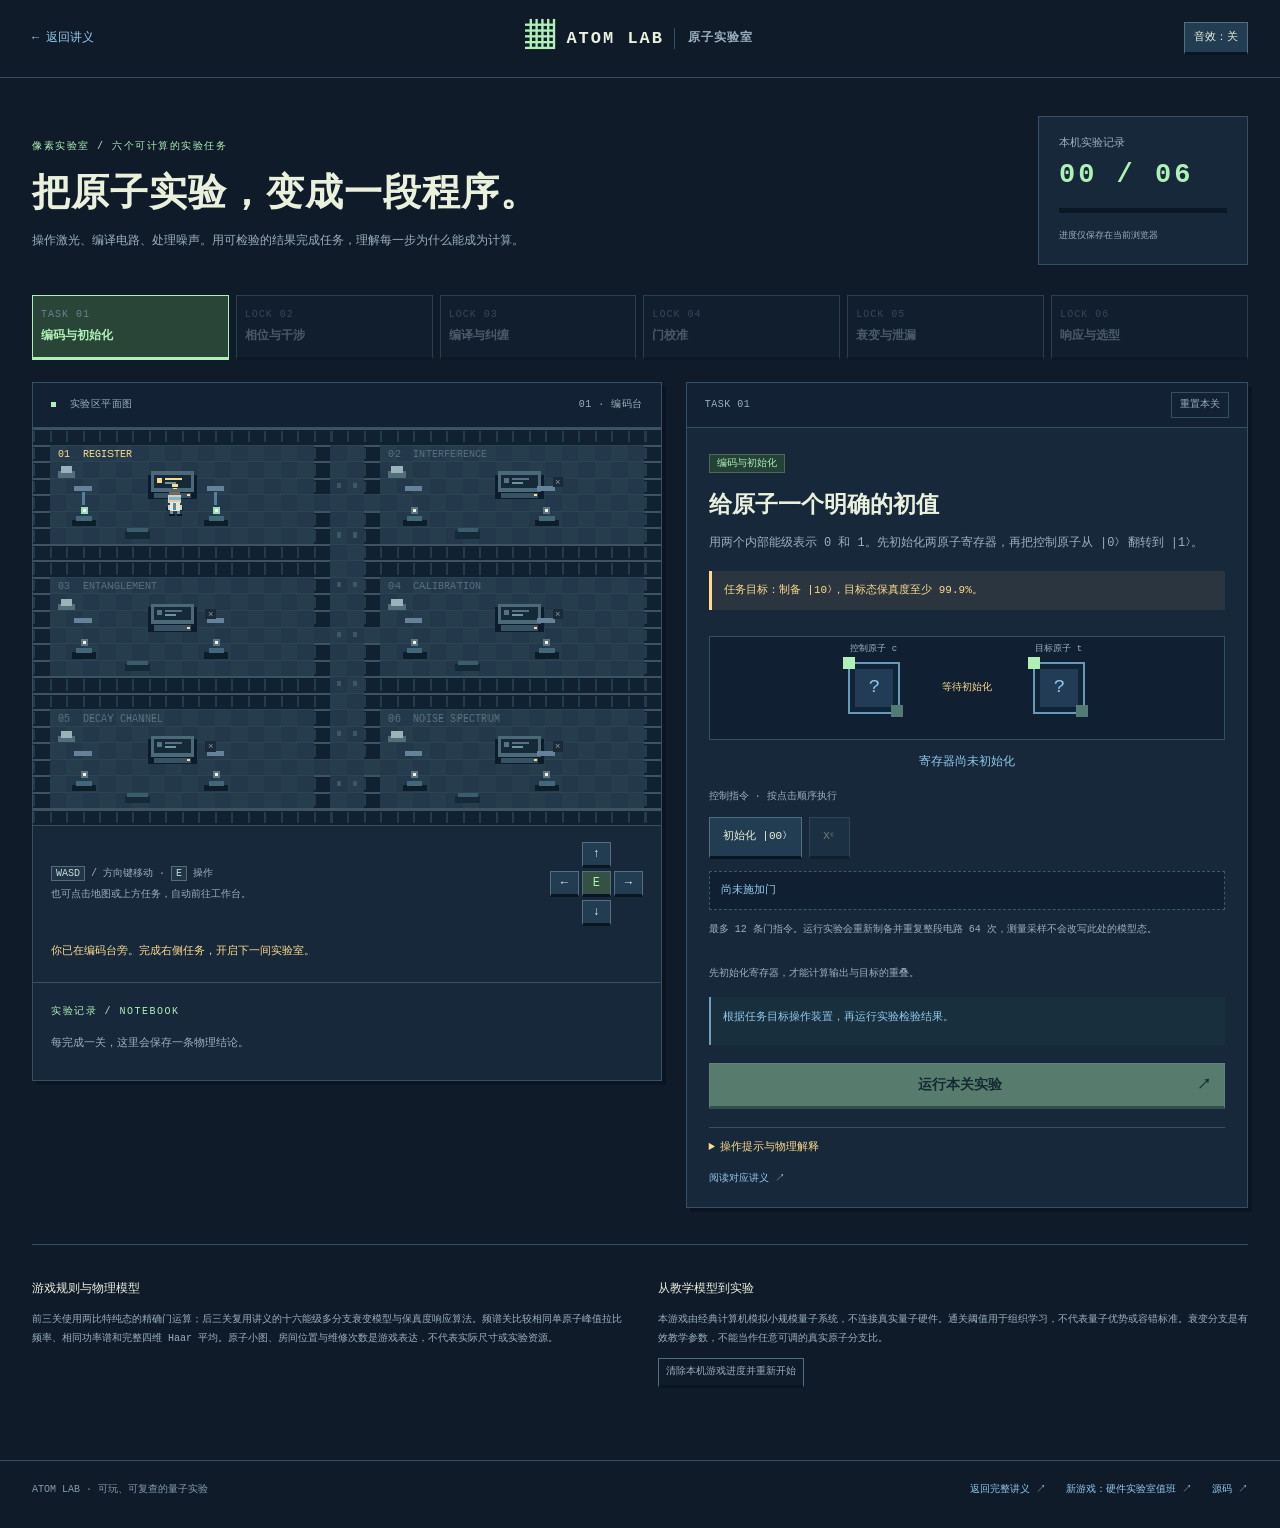
<file: game.html>
<!doctype html>
<html lang="zh-CN"><head><meta charset="utf-8"><meta name="viewport" content="width=device-width,initial-scale=1"><meta name="theme-color" content="#101b2a"><meta name="description" content="一款可在手机与电脑上游玩的中性原子像素实验室：编译量子电路、校准里德堡门、处理衰变与激光噪声。"><title>原子实验室 · 像素量子任务</title><link rel="icon" href="./favicon.svg"><link rel="stylesheet" href="./game.css?v=game-1"><script type="module" src="./game.mjs?v=game-1"></script></head>
<body><a href="#workbench" class="skip-game">跳到实验工作台</a><header class="game-header"><a href="./index.html" class="back">← 返回讲义</a><a href="./game.html" class="game-brand"><span class="pixel-logo" aria-hidden="true">▦</span> ATOM LAB <span>原子实验室</span></a><button id="sound" aria-pressed="false">音效：关</button></header>
<main><section class="game-intro"><div><p class="overline">像素实验室 / 六个可计算的实验任务</p><h1>把原子实验，<br class="mobile-break">变成一段程序。</h1><p>操作激光、编译电路、处理噪声。用可检验的结果完成任务，理解每一步为什么能成为计算。</p></div><div class="save-status"><span>本机实验记录</span><b id="progress-value">00 / 06</b><div class="progress-track"><i id="progress-bar"></i></div><small id="save-note">进度仅保存在当前浏览器</small></div></section>
<nav id="missions" class="mission-tabs" aria-label="实验任务"></nav>
<div class="game-layout"><section class="world-panel" aria-label="像素实验室地图"><div class="panel-heading"><span><i class="status-dot"></i> 实验区平面图</span><span id="location">01 · 编码台</span></div><canvas id="world" width="608" height="384" tabindex="0" role="img" aria-label="六间像素实验室。点击已解锁工作台可自动前往，也可用方向键或 WASD 移动，E 键操作。"></canvas><div class="world-caption"><p><span class="key">WASD</span> / 方向键移动 · <span class="key">E</span> 操作<br>也可点击地图或上方任务，自动前往工作台。</p><div class="dpad" role="group" aria-label="触屏移动"><button data-move="up" aria-label="向上">↑</button><div><button data-move="left" aria-label="向左">←</button><button id="interact" aria-label="操作附近工作台">E</button><button data-move="right" aria-label="向右">→</button></div><button data-move="down" aria-label="向下">↓</button></div></div><p class="map-status" id="map-status" role="status">你已在编码台旁。完成右侧任务，开启下一间实验室。</p><div class="notebook"><span class="overline">实验记录 / NOTEBOOK</span><div id="notebook"><p>每完成一关，这里会保存一条物理结论。</p></div></div></section>
<section id="workbench" class="bench-panel" aria-labelledby="mission-title"><div class="panel-heading"><span id="mission-index">TASK 01</span><button id="reset-level">重置本关</button></div><div class="mission-copy"><span id="mission-tag" class="tag">编码与初始化</span><h2 id="mission-title"></h2><p id="mission-description"></p><div id="objective" class="objective"></div></div><div id="apparatus" class="apparatus" aria-label="当前实验装置"></div><div id="controls" class="controls"></div><div id="readout" class="readout" aria-live="polite"></div><div id="feedback" class="feedback" role="status"></div><div class="bench-actions"><button id="run" class="primary">运行本关实验 <span>↗</span></button><button id="next" class="primary" hidden>前往下一工作台 →</button></div><details id="help"><summary>操作提示与物理解释</summary><div id="help-text"></div></details><a id="lesson-link" class="lesson-link" href="./index.html#computable">阅读对应讲义 ↗</a></section></div>
<section class="game-notes"><div><h2>游戏规则与物理模型</h2><p>前三关使用两比特纯态的精确门运算；后三关复用讲义的十六能级多分支衰变模型与保真度响应算法。频谱关比较相同单原子峰值拉比频率、相同功率谱和完整四维 Haar 平均。原子小图、房间位置与维修次数是游戏表达，不代表实际尺寸或实验资源。</p></div><div><h2>从教学模型到实验</h2><p>本游戏由经典计算机模拟小规模量子系统，不连接真实量子硬件。通关阈值用于组织学习，不代表量子优势或容错标准。衰变分支是有效教学参数，不能当作任意可调的真实原子分支比。</p><button id="restart" class="quiet">清除本机游戏进度并重新开始</button></div></section></main>
<footer><span>ATOM LAB · 可玩、可复查的量子实验</span><a href="./index.html">返回完整讲义 ↗</a><a href="./hardware.html">新游戏：硬件实验室值班 ↗</a><a href="https://github.com/sputnik-odyssey/neutral-atom-gates" target="_blank" rel="noopener noreferrer">源码 ↗</a></footer>
<dialog id="ending" aria-labelledby="ending-title"><p class="overline">六份实验记录已完成</p><div class="trophy" aria-hidden="true">▟▙<br>▜▛</div><h2 id="ending-title">实验流程已建立。</h2><p>你已经把编码、门操作、测量和噪声分析连接成了一套可以执行、检验与修正的计算过程。</p><div id="ending-records"></div><button id="continue" class="primary">返回实验室 · 自由回看</button><a href="./index.html#computable">继续阅读计算原理 ↗</a></dialog>
<noscript><p class="noscript">此游戏需要 JavaScript。仍可<a href="./index.html">阅读文字讲义</a>。</p></noscript></body></html>
</file>
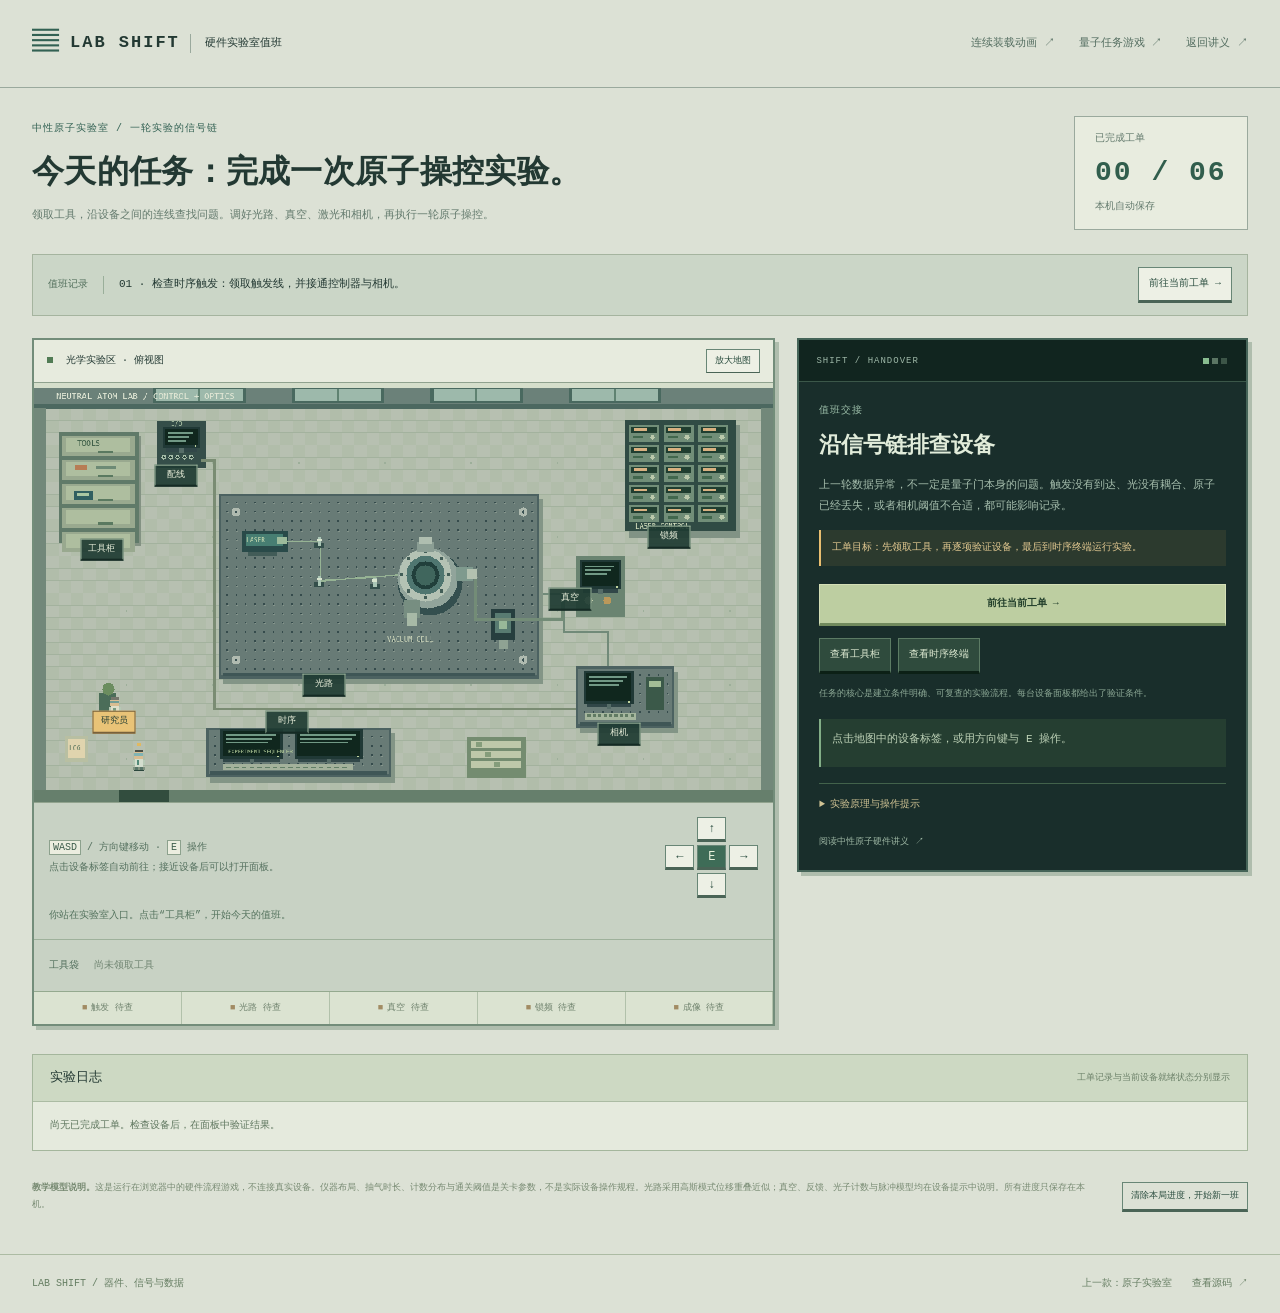
<file: hardware.html>
<!doctype html><html lang="zh-CN"><head><meta charset="utf-8"><meta name="viewport" content="width=device-width,initial-scale=1"><meta name="theme-color" content="#dce1d5"><meta name="description" content="一款发生在中性原子硬件实验室的像素游戏。寻找工具、接通信号、对准光路、检查真空、锁频、标定相机，完成一次原子操控实验。"><title>硬件实验室值班 · 像素游戏</title><link rel="icon" href="./favicon.svg"><link rel="stylesheet" href="./hardware.css?v=hardware-1"><script type="module" src="./hardware.mjs?v=hardware-1"></script></head><body>
<a href="#console" class="skip">跳到设备面板</a><header><a class="wordmark" href="./hardware.html"><span aria-hidden="true">▤</span> LAB SHIFT <small>硬件实验室值班</small></a><nav><a href="./loading.html">连续装载动画 ↗</a><a href="./game.html">量子任务游戏 ↗</a><a href="./index.html">返回讲义 ↗</a></nav></header>
<main><section class="brief"><div><p class="eyebrow">中性原子实验室 / 一轮实验的信号链</p><h1>今天的任务：<br class="mobile">完成一次原子操控实验。</h1><p>领取工具，沿设备之间的连线查找问题。调好光路、真空、激光和相机，再执行一轮原子操控。</p></div><div class="job-count"><span>已完成工单</span><strong id="jobs">00 / 06</strong><small id="save-status">本机自动保存</small></div></section>
<div class="work-order"><span class="label">值班记录</span><p id="briefing">上一轮记录异常。先到工具柜领取触发线和功率计，再检查控制器与相机之间的信号连接。</p><button id="next-job">前往当前工单 →</button></div>
<div class="lab-layout"><section class="scene-panel" aria-label="硬件实验室地图"><div class="scene-toolbar"><span><i></i> 光学实验区 · 俯视图</span><button id="zoom">放大地图</button></div><div id="map-scroll"><div class="map-inner" id="map-inner"><canvas id="lab-map" width="960" height="544" tabindex="0" role="img" aria-label="硬件实验室，包括工具柜、配线架、光学平台、真空监测台、激光控制柜、相机与时序终端。点击设备标签可自动前往。"></canvas><div id="device-pins"></div></div></div><div class="movement"><p><kbd>WASD</kbd> / 方向键移动 · <kbd>E</kbd> 操作<br>点击设备标签自动前往；接近设备后可以打开面板。</p><div class="dpad" aria-label="触屏方向控制"><button data-direction="up" aria-label="向上移动">↑</button><div><button data-direction="left" aria-label="向左移动">←</button><button id="use" aria-label="操作附近设备">E</button><button data-direction="right" aria-label="向右移动">→</button></div><button data-direction="down" aria-label="向下移动">↓</button></div></div><p id="walk-message" class="walk-message" role="status">你站在实验室入口。点击“工具柜”，开始今天的值班。</p><div class="inventory"><span class="label">工具袋</span><div id="inventory"><span class="empty">尚未领取工具</span></div></div><div class="equipment-strip" id="equipment-status" aria-label="当前设备就绪状态"></div></section>
<section class="console" id="console" aria-labelledby="device-title"><div class="console-header"><span id="device-code">WORK ORDER</span><span class="console-light"></span></div><div class="console-content"><p class="console-type" id="device-type">值班交接</p><h2 id="device-title">先去工具柜领取工具</h2><p id="device-description">实验由多个设备共同完成。某个终端显示正常，不代表整条信号链已经工作。</p><div id="device-goal" class="device-goal">目标：完成六份工单，并获得有效成功率至少 95% 的一轮实验。</div><div id="device-controls"></div><div id="device-readout" aria-live="polite"></div><p id="message" class="message" role="status">点击地图中的设备标签，或用方向键与 E 操作。</p><details id="explanation"><summary>实验原理与操作提示</summary><div id="explanation-text"></div></details><a href="./index.html#atoms" class="console-link">阅读中性原子硬件讲义 ↗</a></div></section></div>
<section class="journal"><div class="journal-heading"><h2>实验日志</h2><span>工单记录与当前设备就绪状态分别显示</span></div><div id="journal-list"><p>尚无已完成工单。检查设备后，在面板中验证结果。</p></div></section><section class="model-note"><p><b>教学模型说明。</b>这是运行在浏览器中的硬件流程游戏，不连接真实设备。仪器布局、抽气时长、计数分布与通关阈值是关卡参数，不是实际设备操作规程。光路采用高斯模式位移重叠近似；真空、反馈、光子计数与脉冲模型均在设备提示中说明。所有进度只保存在本机。</p><button id="new-shift">清除本局进度，开始新一班</button></section></main>
<footer><span>LAB SHIFT / 器件、信号与数据</span><a href="./game.html">上一款：原子实验室</a><a href="https://github.com/sputnik-odyssey/neutral-atom-gates" target="_blank" rel="noopener noreferrer">查看源码 ↗</a></footer>
<dialog id="shift-report" aria-labelledby="report-title"><p class="eyebrow">本轮实验已完成</p><h2 id="report-title">设备之间，已经连成一条信号链。</h2><p>从控制器的触发输出，到相机记录的结果，每一项工单都为最终数据提供了可核验的条件。</p><div id="report-data"></div><button id="report-close">返回实验室继续查看</button><a href="./index.html#computable">理解实验如何成为计算 ↗</a></dialog><noscript><p>游戏需要 JavaScript；你仍可<a href="./index.html">阅读文字讲义</a>。</p></noscript></body></html>
</file>
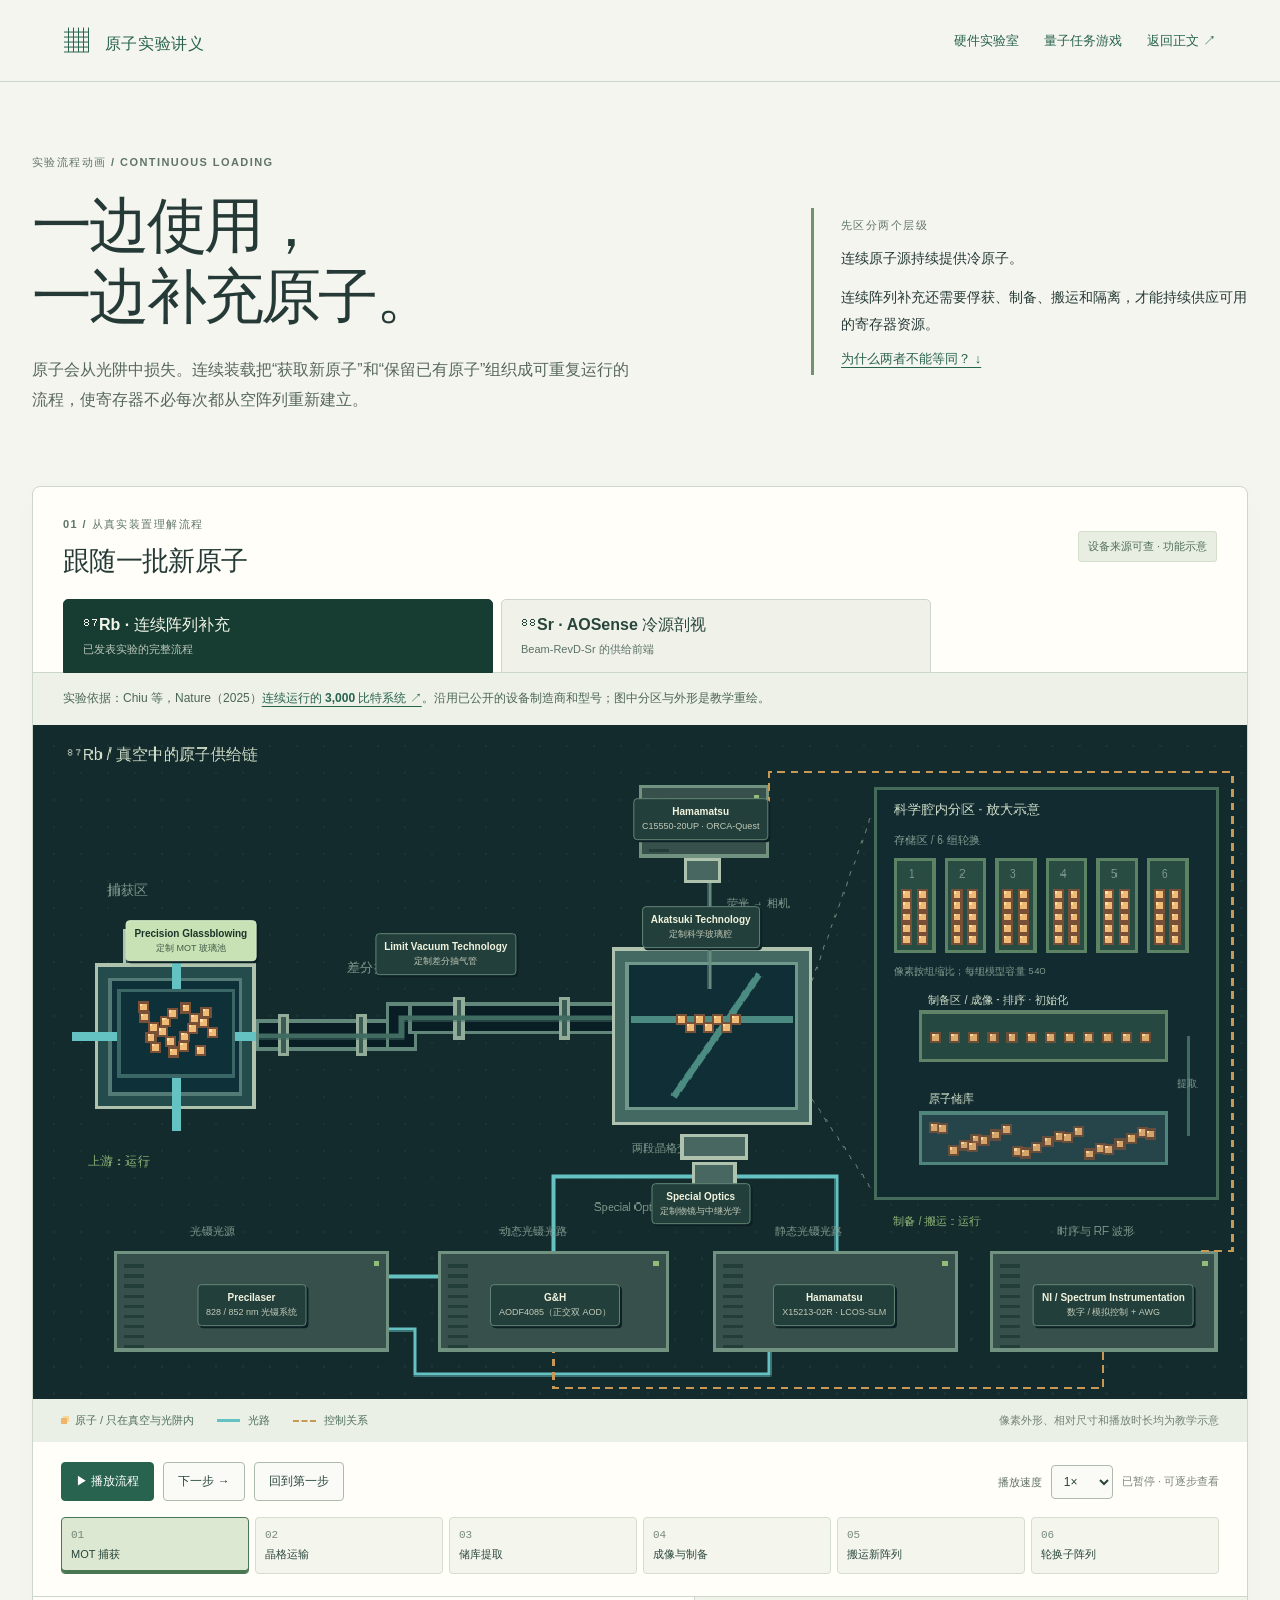
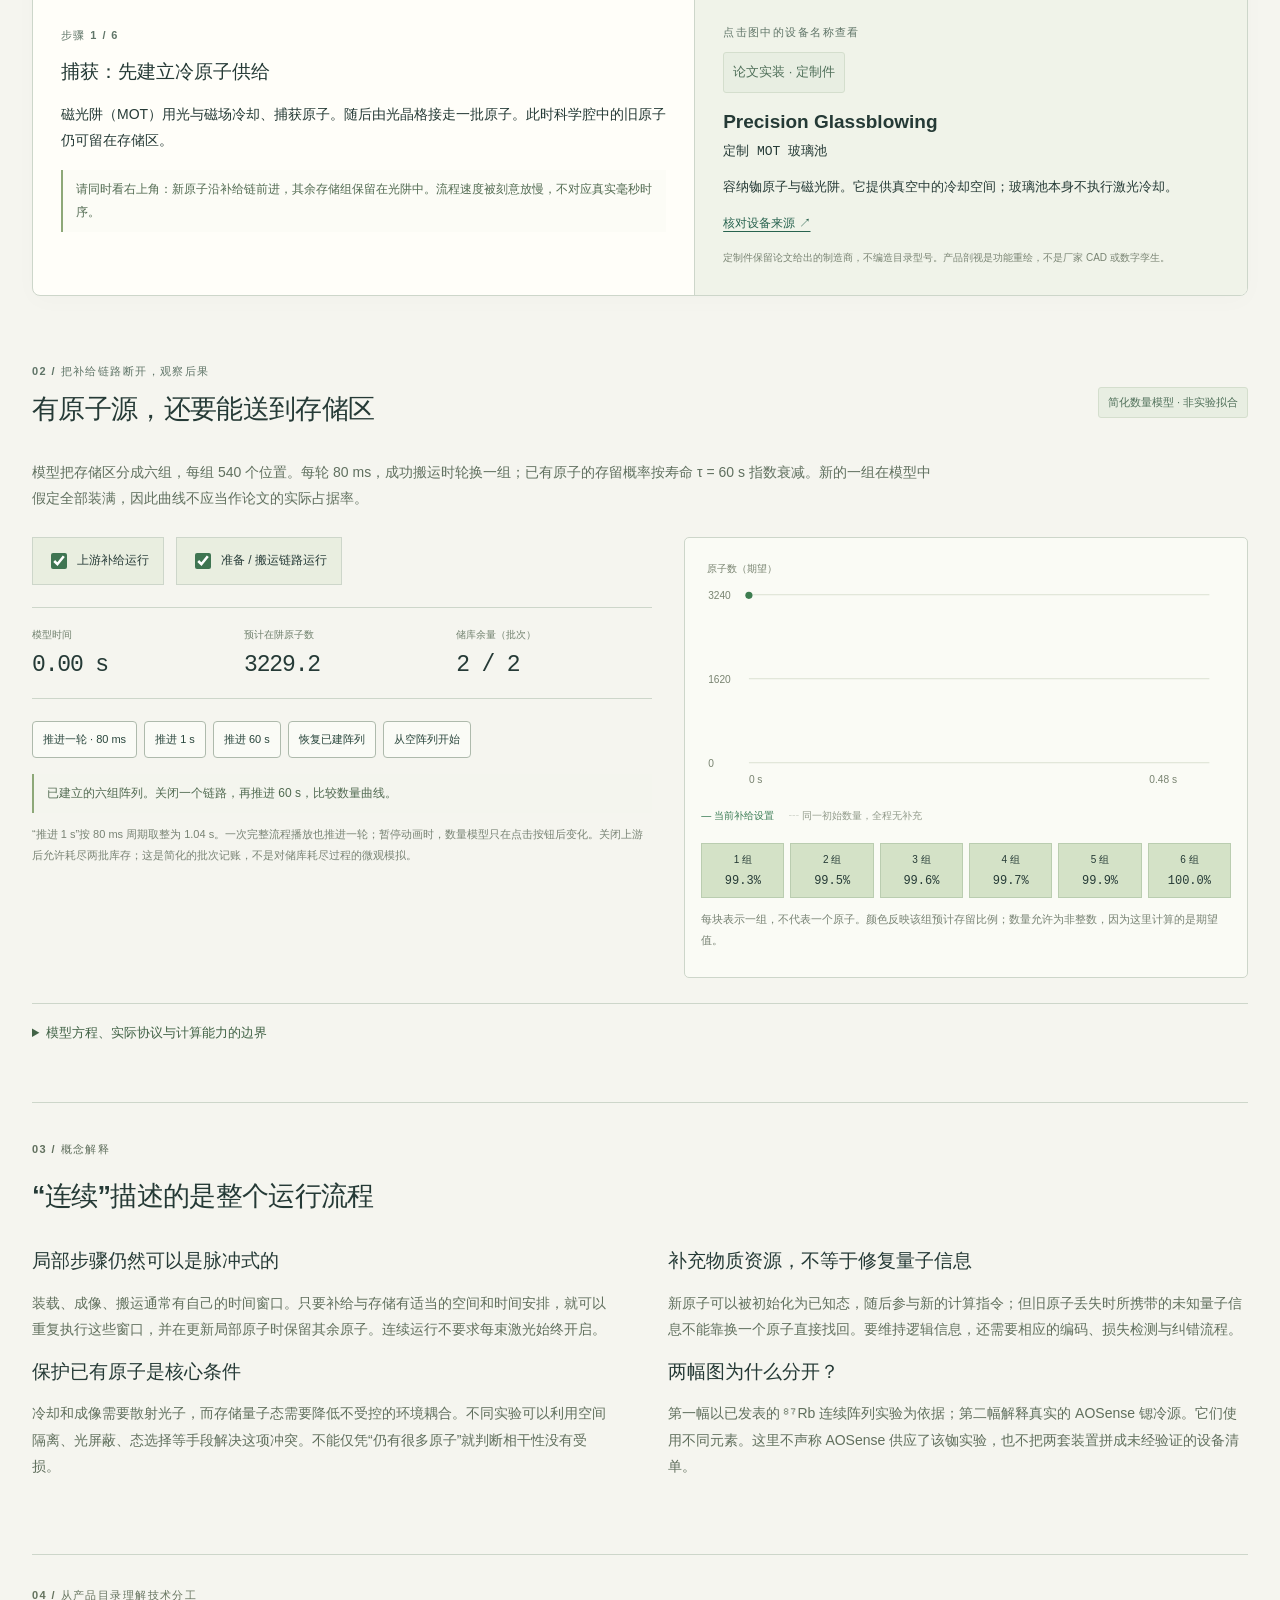
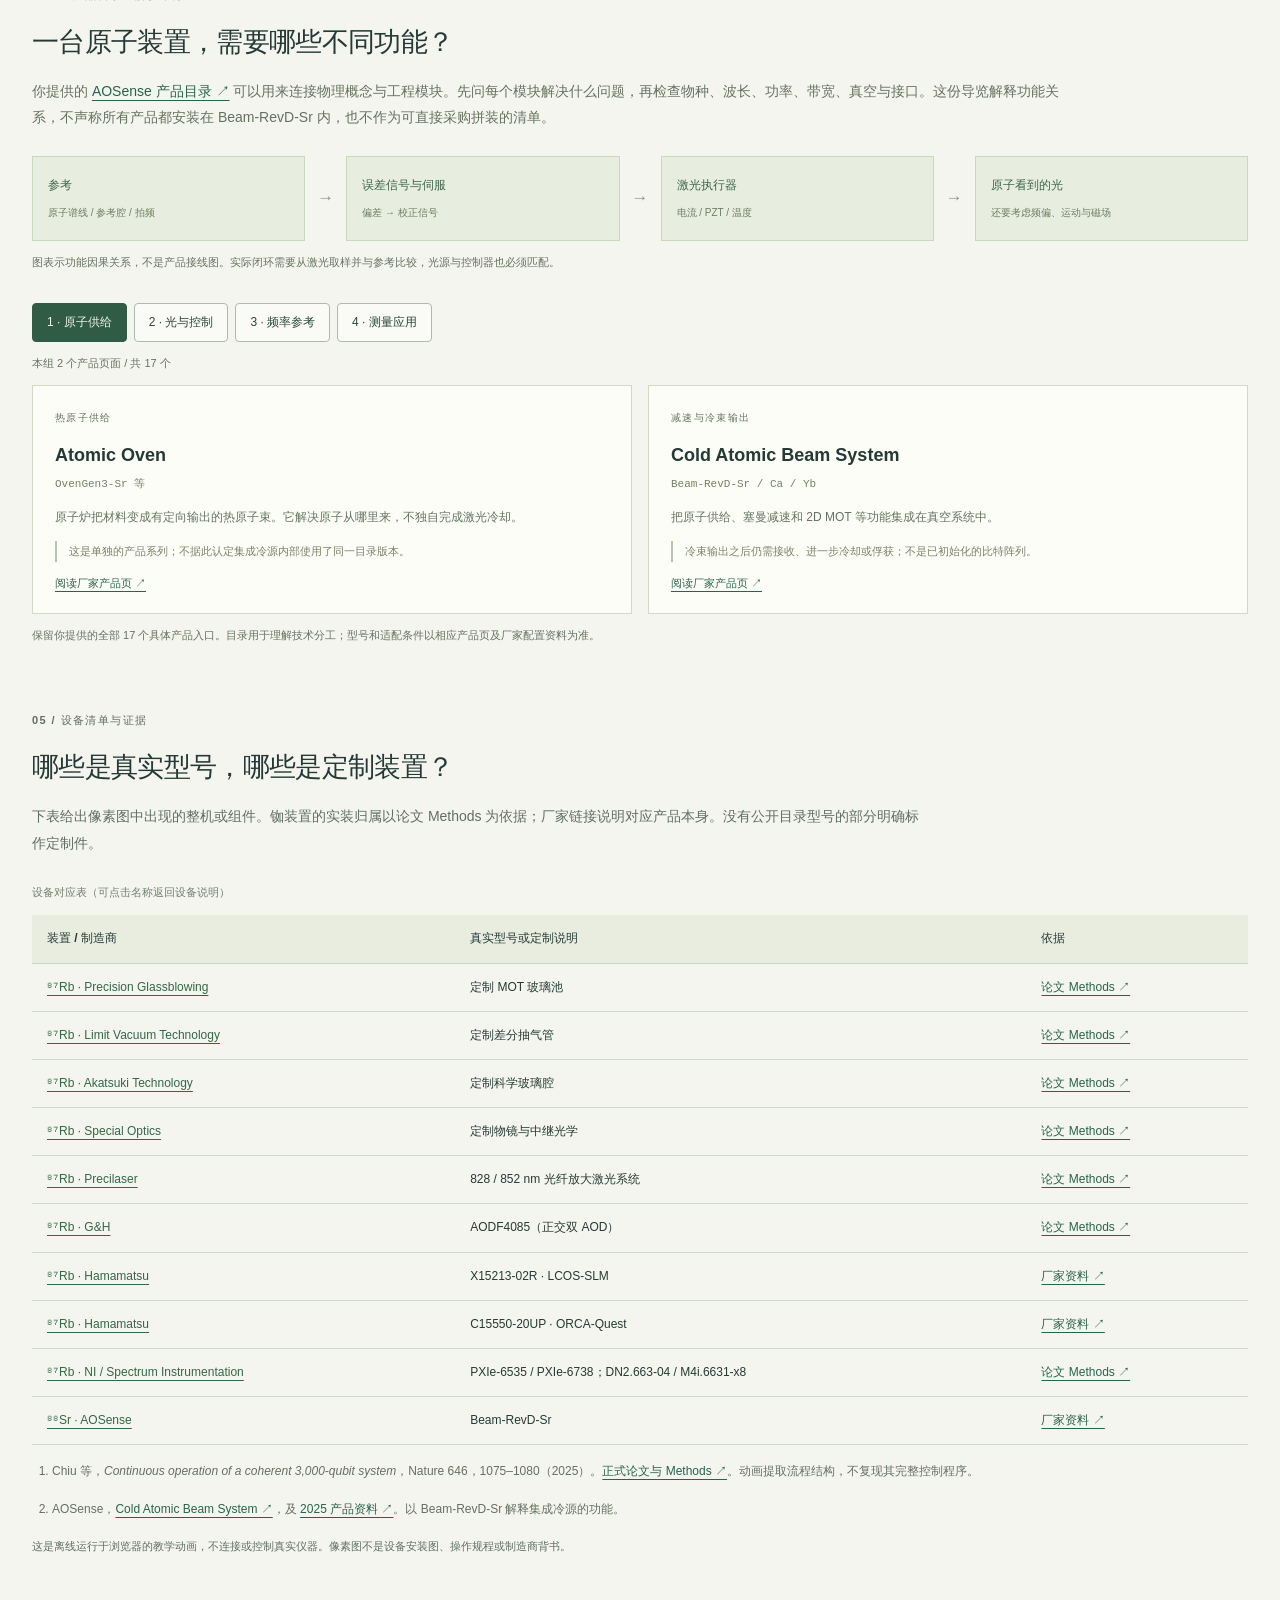
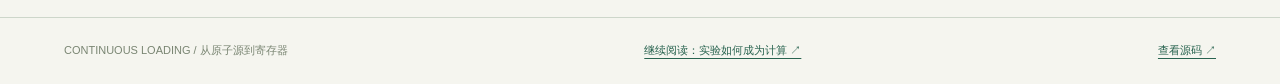
<file: loading.html>
<!doctype html>
<html lang="zh-CN"><head><meta charset="utf-8"><meta name="viewport" content="width=device-width,initial-scale=1"><meta name="theme-color" content="#e9ede5"><meta name="description" content="用可逐步播放的像素动画解释 continuous loading：真实铷原子连续补充阵列实验与 AOSense Beam-RevD-Sr 冷原子束源，并交互调节激光失谐、磁场与初速度，并展示激光锁频、反馈和失锁对原子捕获的影响，区分真实设备参数和教学假设。"><title>Continuous loading · 连续补充原子</title><link rel="icon" href="./favicon.svg"><link rel="stylesheet" href="./loading.css?v=locking-1"><link rel="stylesheet" href="./cooling.css?v=locking-1"><link rel="stylesheet" href="./locking.css?v=locking-1"><script type="module" src="./loading.mjs?v=locking-1"></script></head><body>
<a class="skip" href="#animation">跳到动画</a>
<header><a class="brand" href="./index.html"><span aria-hidden="true">▦</span> 原子实验讲义</a><nav><a href="./hardware.html">硬件实验室</a><a href="./game.html">量子任务游戏</a><a href="./index.html">返回正文 ↗</a></nav></header>
<main>
<section class="intro"><div><p class="eyebrow">实验流程动画 / CONTINUOUS LOADING</p><h1>一边使用，<br>一边补充原子。</h1><p class="lead">原子会从光阱中损失。连续装载把“获取新原子”和“保留已有原子”组织成可重复运行的流程，使寄存器不必每次都从空阵列重新建立。</p></div><aside class="intro-note"><span class="section-no">先区分两个层级</span><p><b>连续原子源</b>持续提供冷原子。</p><p><b>连续阵列补充</b>还需要俘获、制备、搬运和隔离，才能持续供应可用的寄存器资源。</p><a href="#principle">为什么两者不能等同？ ↓</a></aside></section>
<section id="animation" class="animation-panel" aria-labelledby="animation-title">
<div class="panel-top"><div><p class="eyebrow">01 / 从真实装置理解流程</p><h2 id="animation-title">跟随一批新原子</h2></div><span class="verified">设备来源可查 · 功能示意</span></div>
<div class="view-tabs" role="tablist" aria-label="选择真实装置"><button id="tab-rb" role="tab" aria-selected="true" aria-controls="apparatus" data-view="rb">⁸⁷Rb · 连续阵列补充<span>已发表实验的完整流程</span></button><button id="tab-sr" role="tab" aria-selected="false" aria-controls="apparatus" data-view="sr" tabindex="-1">⁸⁸Sr · AOSense 冷源剖视<span>Beam-RevD-Sr 的供给前端</span></button></div>
<div class="view-caption" id="view-caption"></div>
<div id="apparatus" role="tabpanel" aria-labelledby="tab-rb"><div class="scene-scroll"><div class="scene"><canvas id="loading-scene" width="1080" height="600" role="img" aria-label="真实器件的像素功能示意。下方提供逐步文字说明和设备列表。"></canvas><div id="equipment-pins"></div></div></div><p class="scroll-hint">小屏可横向拖动查看装置；也可直接阅读下面的步骤和设备卡。</p></div>
<div class="legend"><span><i class="atom"></i> 原子 / 只在真空与光阱内</span><span><i class="light"></i> 光路</span><span><i class="signal"></i> 控制关系</span><span>像素外形、相对尺寸和播放时长均为教学示意</span></div>
<div class="transport"><button id="play" class="primary" aria-pressed="false">▶ 播放流程</button><button id="next">下一步 →</button><button id="reset-animation">回到第一步</button><label>播放速度 <select id="speed"><option value="0.5">0.5×</option><option value="1" selected>1×</option><option value="2">2×</option></select></label><span id="play-status" role="status">已暂停 · 可逐步查看</span></div>
<div class="steps" id="steps" aria-label="流程步骤"></div>
<div class="reading-grid"><article class="step-explanation"><span class="section-no" id="step-number"></span><h3 id="step-title"></h3><p id="step-body"></p><p id="parallel-note" class="callout"></p></article><aside class="equipment-card" aria-labelledby="equipment-title"><div class="section-no">点击图中的设备名称查看</div><p id="equipment-kind" class="tag"></p><h3 id="equipment-title"></h3><p id="equipment-model" class="model-name"></p><p id="equipment-role"></p><a id="equipment-source" target="_blank" rel="noopener noreferrer">核对设备来源 ↗</a><small>定制件保留论文给出的制造商，不编造目录型号。产品剖视是功能重绘，不是厂家 CAD 或数字孪生。</small></aside></div>
</section>
<section class="population" id="population-section" aria-labelledby="population-title"><div class="section-heading"><div><p class="eyebrow">02 / 把补给链路断开，观察后果</p><h2 id="population-title">有原子源，还要能送到存储区</h2></div><span class="tag">简化数量模型 · 非实验拟合</span></div><p>模型把存储区分成六组，每组 540 个位置。每轮 80 ms，成功搬运时轮换一组；已有原子的存留概率按寿命 τ = 60 s 指数衰减。新的一组在模型中假定全部装满，因此曲线不应当作论文的实际占据率。</p>
<div class="population-grid"><div><div class="switches"><label><input id="source-running" type="checkbox" checked> 上游补给运行</label><label><input id="transfer-running" type="checkbox" checked> 准备 / 搬运链路运行</label></div><div class="readouts"><div><span>模型时间</span><strong id="model-time">0.00 s</strong></div><div><span>预计在阱原子数</span><strong id="atom-count">—</strong></div><div><span>储库余量（批次）</span><strong id="reservoir-count">2 / 2</strong></div></div><div class="population-actions"><button id="cycle">推进一轮 · 80 ms</button><button id="second">推进 1 s</button><button id="minute">推进 60 s</button><button id="reset-population">恢复已建阵列</button><button id="empty-population">从空阵列开始</button></div><p id="population-status" class="callout" role="status"></p><p class="fine">“推进 1 s”按 80 ms 周期取整为 1.04 s。一次完整流程播放也推进一轮；暂停动画时，数量模型只在点击按钮后变化。关闭上游后允许耗尽两批库存；这是简化的批次记账，不是对储库耗尽过程的微观模拟。</p></div><div class="chart-box"><svg id="population-chart" viewBox="0 0 520 250" role="img" aria-label="有补充与无补充时的预计原子数量比较"></svg><div class="chart-legend"><span class="green">— 当前补给设置</span><span class="gray">┄ 同一初始数量，全程无补充</span></div><div id="groups" class="groups" aria-label="六组存储子阵列"></div><p class="fine">每块表示一组，不代表一个原子。颜色反映该组预计存留比例；数量允许为非整数，因为这里计算的是期望值。</p></div></div>
<details><summary>模型方程、实际协议与计算能力的边界</summary><div class="equation">N(t) = Σ<sub>g，已装入</sub> 540 exp[−(t − t<sub>g</sub>)/τ]</div><p>t<sub>g</sub> 是第 g 组最近装入的时刻。仅当有新批次且搬运链路运行时，模型才更新该组的 t<sub>g</sub>；缺货时保留原组继续衰减。没有补给的对照为 N<sub>off</sub>(t) = N(0) exp(−t/τ)。从空阵列开始时，对照自然始终为零。</p><p>6 × 540、约 80 ms 的制备周期和约 60 s 的光阱寿命来自所引实验，满载新批次与两批库存是教学假设。这里没有模拟散射、温度、碰撞、成像误差、量子态、纠错或保真度。曲线只能说明数量平衡，不能证明量子相干得到保存。</p></details></section>
<section id="laser-lock" class="locking-panel" hidden aria-labelledby="locking-title">
<div class="section-heading"><div><p class="eyebrow">02A / 激光频率怎样保持稳定？</p><h2 id="locking-title">从误差信号到反馈，再到原子捕获</h2></div><span class="tag teaching-tag">设备功能有出处 · 动态参数为教学设定</span></div>
<p class="locking-intro">以 AOSense 的 461 nm ECDL 与 ILC/SILC 为例，观察频率鉴别、控制器和激光执行器如何形成闭环。本节把激光频偏作为随时间变化的输入，传播同一个原子经过减速器和 2D MOT 的完整轨迹。</p>
<div class="lock-presets" aria-label="锁频对照情景"><button data-lock-preset="stable">SILC 负反馈</button><button data-lock-preset="ilc">仅 ILC 驱动功能</button><button data-lock-preset="inverted">反馈极性反向</button><button data-lock-preset="delayed">增益大且延迟长</button><button data-lock-preset="hop">频率突跳</button><button data-lock-preset="blank">参考信号中断</button><button data-lock-preset="shifted">参考频率偏移</button><button data-lock-preset="limited">校正行程不足</button></div>
<div class="lock-scene-scroll"><div class="lock-scene"><canvas id="locking-scene" width="1080" height="400" role="img" aria-label="ECDL、参考鉴频器、ILC/SILC 和原子冷源组成的像素功能图，区分光路与反馈信号"></canvas><div id="lock-device-pins"><button data-lock-device="ecdl" class="lock-pin" style="left:19%;top:25%">AOSense ECDL<span>AOS-IF-ECDL-461</span></button><button data-lock-device="servo" class="lock-pin" style="left:19%;top:75%">ILC / SILC<span>驱动与外部频率反馈</span></button><button data-lock-device="reference" class="lock-pin" style="left:53%;top:25%">参考 / 鉴频器<span>本页的教学抽象</span></button><button data-lock-device="source" class="lock-pin" style="left:85%;top:70%">AOSense 冷源<span>Beam-RevD-Sr</span></button></div></div></div>
<div class="lock-scene-legend"><span><i class="light"></i>光路与取样光</span><span><i class="signal"></i>误差信号 / 校正信号</span><span>布局和外形为功能重绘；小屏可横向滚动设备图</span></div>
<p id="lock-scene-status" class="lock-scene-status"></p><div class="lock-equipment-note" id="lock-equipment-note"></div>
<div class="locking-toolbar"><button id="lock-play" class="primary" aria-pressed="false">▶ 从起点播放</button><button id="lock-step">推进 10 ms</button><label for="lock-time">原子入射时刻 t<sub>in</sub> <output id="lock-time-value">200.0 ms</output></label><input id="lock-time" type="range" min="0" max="240" step="0.5" value="200"><p class="fine">播放放慢到屏幕约 12 秒。暂停时仍可拖动时间轴；入射结果包含该原子随后经历的完整激光频率波形。</p></div>
<div class="lock-layout"><div class="lock-controls"><fieldset><legend>控制模式与环路参数（教学）</legend><label for="lock-mode">外部光频反馈 <select id="lock-mode"><option value="silc">SILC 闭环功能示意</option><option value="ilc">ILC 驱动功能 / 外部环路关闭</option></select></label><label class="lock-polarity"><input id="lock-polarity" type="checkbox"> 将反馈极性反向</label>
<label for="lock-gain">比例增益 K<sub>P</sub><output id="lock-gain-value">2.00</output></label><input id="lock-gain" type="range" min="0" max="8" step="0.1" value="2">
<label for="lock-integral">积分增益 K<sub>I</sub><output id="lock-integral-value">0.30 ms⁻¹</output></label><input id="lock-integral" type="range" min="0" max="0.5" step="0.01" value="0.3">
<label for="lock-delay">环路延迟 τ<sub>d</sub><output id="lock-delay-value">0.20 ms</output></label><input id="lock-delay" type="range" min="0" max="5" step="0.1" value="0.2">
<label for="lock-range">频率等效校正行程 ±U<output id="lock-range-value">100 MHz</output></label><input id="lock-range" type="range" min="10" max="200" step="5" value="100"><p class="control-note">这里以 MHz 表示校正效果，没有使用实际电流/PZT 调谐系数；不对应厂家电压、电流或调谐范围。</p></fieldset>
<fieldset><legend>激光与参考的扰动（教学）</legend><label for="lock-drift">自由运行频率漂移速度<output id="lock-drift-value">0.30 MHz/ms</output></label><input id="lock-drift" type="range" min="0" max="1" step="0.05" value="0.3">
<label for="lock-reference">参考相对原子跃迁的频偏 r<sub>0</sub><output id="lock-reference-value">0 MHz</output></label><input id="lock-reference" type="range" min="-80" max="80" step="5" value="0">
<label for="lock-event">100 ms 时的事件<select id="lock-event"><option value="none">无额外事件</option><option value="hop">激光自由频率突跳 +160 MHz</option><option value="blank">参考信号中断至 170 ms</option><option value="reference">参考频率跳变 +60 MHz</option></select></label><p class="control-note">“参考信号中断”示例同时选用较快漂移及较大校正行程，以观察中断、漂离与恢复。所有事件幅度和时刻均为本页设定。</p></fieldset></div>
<div class="lock-results"><div id="lock-state" class="lock-state" role="status"></div><div class="lock-numbers"><div><span>相对参考频差 x</span><strong id="lock-relative">—</strong></div><div><span>相对原子跃迁频偏 ℓ</span><strong id="lock-absolute">—</strong></div><div><span>测得误差信号 E</span><strong id="lock-error">—</strong></div><div><span>鉴频信号强度 Q</span><strong id="lock-signal">—</strong></div><div><span>执行器校正 a</span><strong id="lock-actuator">—</strong></div><div><span>控制器命令 u</span><strong id="lock-command">—</strong></div></div>
<h3>误差信号的正负怎样指示方向？</h3><svg id="lock-error-chart" viewBox="0 0 660 235" role="img" aria-label="教学鉴频曲线与当前工作点"></svg><p class="fine">阴影表示本模型的单调鉴频段 |x| ≤ W，W = 20 MHz。曲线两侧也有小误差信号，所以单凭 E 接近零不能判定已经锁定。</p>
<h3>闭环怎样改变激光频率？</h3><svg id="lock-time-chart" viewBox="0 0 660 240" role="img" aria-label="激光频偏、参考频偏与自由运行频偏随时间变化"></svg><div class="chart-legend"><span class="green">— 激光 ℓ(t)</span><span class="gold">┄ 参考 r(t)</span><span class="gray">┄ 关闭校正时的自由频率 d(t)</span></div>
<h3>误差信号随时间变化</h3><svg id="lock-signal-chart" viewBox="0 0 660 145" role="img" aria-label="误差信号时序与参考中断区间"></svg></div></div>
<div class="lock-atom-heading"><div><p class="eyebrow">同一个激光频偏，进入两条冷却支路</p><h3>失锁如何影响新到达的原子？</h3></div><a href="#sr-controls">对照下方的固定失谐模型 ↓</a></div>
<div class="lock-atom-equations"><span>Δ<sub>ZS</sub>(t) = −650 MHz + ℓ(t)</span><span>Δ<sub>MOT</sub>(t) = −32 MHz + ℓ(t)</span><span>两支路的固定频偏视为理想、无噪声</span></div>
<div class="lock-capture-layout"><div><div id="lock-capture-result" class="lock-capture-result" role="status"></div><div class="lock-capture-numbers"><div><span>入射瞬间 Δ<sub>ZS</sub></span><strong id="lock-zs-detuning">—</strong></div><div><span>入射瞬间 Δ<sub>MOT</sub></span><strong id="lock-mot-detuning">—</strong></div><div><span>减速段末速度</span><strong id="lock-atom-speed">—</strong></div><div><span>横向结果</span><strong id="lock-atom-radius">—</strong></div></div><p id="lock-capture-description" class="callout"></p><p class="fine">这里固定轴向初速 450 m/s、MOT 入口横向初速 8 m/s，其余磁场、几何与出口窗口沿用下方教学模型。横向入口仍独立指定；没有模拟减速段中的横向发散。光频改变时重新积分运动方程，不用控制器的“锁定”标签代替捕获计算。</p></div><div><svg id="lock-atom-chart" viewBox="0 0 580 240" role="img" aria-label="所选入射原子的轴向速度轨迹与无频率扰动对照"></svg><div class="chart-legend"><span class="green">— 实际经历 ℓ(t) 的原子</span><span class="gray">┄ 理想频率对照</span></div></div></div>
<h3 class="lock-arrivals-heading">不同时刻入射的相同初态</h3><p id="lock-arrivals-status" class="fine" role="status">正在计算入射时间扫描…</p><div id="lock-arrivals" class="lock-arrivals" role="group" aria-label="按入射时间查看原子捕获结果"></div><div class="lock-arrival-axis"><span>0 ms</span><span>120 ms</span><span>240 ms</span></div><p class="fine">每格是一名具有相同初态、在对应时刻入射的试探原子。绿色表示满足接收窗口，灰色表示轴向未通过，棕色表示横向未通过；点击可选择。它们不是热原子速度分布，也不代表真实束流通量或捕获率。</p>
<details class="lock-textbook" open><summary>教材解释：测量、反馈和失锁分别意味着什么？</summary><div class="textbook-grid"><article><h3>1. 先得到带符号的频率信息</h3><p>光电探测器把光信号转成电信号；参考谱线、光学腔或拍频鉴别方案把频差变成可校准的误差信号。在工作点附近，E ≈ Dx，其中 x = ν<sub>L</sub> − ν<sub>ref</sub>，D 是鉴频斜率。知道 D 的符号，才能判断频率应升高还是降低。单个吸收峰的强度通常不足以区分峰的两侧，需要相应的鉴频方法。</p><div class="equation">ℓ = ν<sub>L</sub> − ν₀，r = ν<sub>ref</sub> − ν₀，x = ℓ − r<br>E(x) = A (x/W) / [1+(x/W)²]<br>Q(x) = 1 / [1+(x/W)²]</div><p>本页用上述色散形曲线概括局部鉴频，不把它当作某台 SILC 或真实 PDH 系统的标定曲线。参考缺失时，理想化的 E、Q 均设为零；远离参考时，E 也可能很小。判定锁定还需要确认参考存在、工作点、执行器余量与持续稳定性。</p><h3>2. 负反馈如何抑制频率漂移</h3><p>频率偏高时，校正应使频率降低。这里假定执行器的调谐系数为正，以 e = WE/A 表示等效频差，再计算：</p><div class="equation">u = clip[−σ(K<sub>P</sub>e<sub>d</sub> + I), −U, U]<br>dI/dt = K<sub>I</sub>e<sub>d</sub>，τ<sub>a</sub> da/dt = u − a<br>ℓ(t) = d(t) + a(t)，e<sub>d</sub> = e(t − τ<sub>d</sub>)</div><p>σ = +1 表示此约定下的负反馈；反转 σ 会把偏差推大。积分提供持续校正，有限行程和延迟则限制环路能力。实际电流/PZT 调谐系数的方向和大小需要标定，不能只照搬控制器的正负号。</p></article><article><h3>3. 为什么增益越大不一定越好？</h3><p>反馈总是根据有延迟的信息动作。增益过大、延迟较长时，控制器可能在频率已越过目标后仍向原方向校正，引起振荡甚至失锁。行程用尽时，即使仍有误差信号，也无法提供所需校正。本页在饱和时抑制继续向同方向积分；参考缺失或强度低于阈值时冻结积分并保持命令。</p><p>这些保护和“锁定”指示均为本页规则。真实 SILC 的滤波器、锁定获取和自动重锁功能更复杂；本模型没有重建其固件，也没有模拟自动扫描重锁。</p><h3>4. 锁到参考与原子捕获是两个判断</h3><p>环路可以把 x 压到较小，却不能仅靠同一个误差信号发现参考本身的频率偏差。点击“参考频率偏移”，会看到激光相对参考重新稳定，但 ℓ 仍偏离零；两条冷却支路因而偏离原先的最佳失谐，原子可能不能通过接收窗口。</p><p>反过来，短暂偏离锁定判据时，原子也未必立即损失。结果取决于它实际经历的频率、入射时刻和作用时间。本页逐段传播 z(t)、v(t) 与横向轨迹，并沿途读取完整 ℓ(t)，包括传播期间遇到的频率突跳。</p><p>阅读进阶：Black，<a href="https://doi.org/10.1119/1.1286663" target="_blank" rel="noopener noreferrer">An introduction to Pound–Drever–Hall laser frequency stabilization ↗</a>。PDH 涉及调制、解调和参考腔响应；本页展示其共同的反馈逻辑，未求解完整 PDH 光学场。</p></article></div></details>
<details class="lock-provenance" open><summary>真实设备与教学模型的对应边界</summary><div class="provenance-grid"><article><span class="tag">AOSense 公开功能 / 型号</span><h3>ECDL 与 ILC/SILC</h3><p><a href="https://aosense.com/products/lasers/external-cavity-diode-lasers/" target="_blank" rel="noopener noreferrer">ECDL 产品页 ↗</a>列有 AOS-IF-ECDL-461 与 AOS-SILC-P-400-B 的 461 nm Sr 配置。<a href="https://aosense.com/products/electronics/integrated-laser-controller/" target="_blank" rel="noopener noreferrer">ILC ↗</a>提供激光电流、PZT 和温度控制。</p><p><a href="https://aosense.com/products/electronics/integrated-laser-controller-servo/" target="_blank" rel="noopener noreferrer">SILC ↗</a>公开列出带 lead-lag 的 PI²D 电流伺服（&gt;2 MHz）、辅助 PI PZT 伺服及 DDS 等功能。该标注不是本页采用的闭环带宽或响应时间。</p></article><article><span class="tag teaching-tag">本页的动态设定</span><h3>慢速等效 PI 模型</h3><p>鉴频宽度 W = 20 MHz，幅度 A = 1 V；执行器时间常数 τ<sub>a</sub> = 0.8 ms，数值步长 0.02 ms。漂移、微小确定性读出纹波、增益、延迟、频率等效行程与事件均为教学参数。</p><p>模型锁定判据为：有效参考、|x| &lt; 2 MHz 持续至少 5 ms，且未饱和。参考有效性阈值 Q ≥ 0.05。模型利用已知真值做诊断，这不是实际仪器仅凭误差信号即可获得的真值。</p></article><article><span class="tag physics-tag">功能模型与适配条件</span><h3>参考需要匹配物种与波长</h3><p>图中的 461 nm 参考/鉴频器是抽象功能块，没有指定真实腔体、Sr 光谱模块或探测器型号。两支路的固定频移同样为理想模块，不声称集成在所列产品内部。</p><p>AOSense <a href="https://aosense.com/products/frequency-standards/saturable-spectroscopy-laser-lock-module/" target="_blank" rel="noopener noreferrer">LLM ↗</a>标准产品面向 Rb/Cs，不能直接视作本图的现成 Sr 461 nm 参考。ILC 模式关闭的是外部光频反馈；并非关闭其电流、温度等内部稳控，也不排除配合外部伺服。</p></article></div><p class="fine">整个像素回放只在浏览器中运行。没有采用厂家实测噪声谱、激光调谐系数、参考线宽或固件模型；因果对照不构成设备性能预测。原子侧仍使用下方的平均散射力近似，忽略随机反冲、暗态泄漏、实际光学传输和碰撞，不能推算真实温度、绝对通量或门保真度。</p></details>
</section>

<section id="sr-controls" class="cooling-panel" hidden aria-labelledby="cooling-title">
<div class="section-heading"><div><p class="eyebrow">02B / 调整参数，跟踪同一个原子</p><h2 id="cooling-title">哪些原子能减速，哪些能进入冷束？</h2></div><span class="tag teaching-tag">以下控件全部属于教学模型</span></div>
<p class="cooling-intro">选择 ⁸⁸Sr 的 461 nm 冷却跃迁。先计算原子能否穿过减速器并进入指定轴向速度窗口，再计算 2D MOT 能否在有限时间内把它横向冷却并送过出口孔。轴向与横向结果取决于光力、作用距离和驻留时间的共同影响。</p><p class="cooling-jumps"><a href="#laser-lock">理解激光锁频与失锁 ↑</a><a href="#mot-demo">查看 2D MOT 像素回放 ↓</a><a href="#product-guide">从产品目录理解工程分工 ↓</a></p>
<div class="preset-bar" aria-label="参数对照示例"><button data-cooling-preset="matched">匹配示例</button><button data-cooling-preset="fast">轴向初速过高</button><button data-cooling-preset="detuned">减速光失谐改变</button><button data-cooling-preset="no-field">减速场关闭</button><button data-cooling-preset="no-gradient">MOT 无梯度</button><button data-cooling-preset="blue">MOT 蓝失谐</button><button data-cooling-preset="reversed">MOT 梯度反向</button><button data-cooling-preset="transverse">横向初速过高</button></div>
<div class="cooling-layout"><div class="cooling-controls"><fieldset><legend>A · 轴向塞曼减速</legend>
<label for="zs-detuning">激光失谐 Δ<sub>ZS</sub><output id="zs-detuning-value">−650 MHz</output></label><input id="zs-detuning" type="range" min="-1000" max="-200" step="5" value="-650"><p class="control-note">Δ = ν<sub>L</sub> − ν₀；负值表示相对静止、零场原子红失谐。</p>
<label for="zs-field">假想磁场轮廓倍率 q<sub>B</sub><output id="zs-field-value">1.00×</output></label><input id="zs-field" type="range" min="0" max="1.5" step="0.01" value="1"><p class="control-note">B<sub>eff</sub>(z) = q<sub>B</sub>B<sub>ref</sub>(z)。产品采用永磁体；这不是其软件可调范围。</p>
<label for="zs-velocity">进入减速器的轴向初速度 v<sub>z,0</sub><output id="zs-velocity-value">450 m/s</output></label><input id="zs-velocity" type="range" min="100" max="700" step="5" value="450">
</fieldset><fieldset><legend>B · 2D MOT 横向冷却与约束</legend>
<label for="mot-detuning">MOT 光失谐 Δ<sub>MOT</sub><output id="mot-detuning-value">−32 MHz</output></label><input id="mot-detuning" type="range" min="-96" max="48" step="2" value="-32">
<label for="mot-gradient">有效磁场梯度 b<output id="mot-gradient-value">30 G/cm</output></label><input id="mot-gradient" type="range" min="-60" max="60" step="2" value="30"><p class="control-note">保持光束偏振约定不变。正梯度对应恢复力；反号用于比较反约束情形。</p>
<label for="mot-velocity">进入 MOT 的横向初速 |v<sub>⊥,0</sub>|<output id="mot-velocity-value">8 m/s</output></label><input id="mot-velocity" type="range" min="0" max="30" step="0.5" value="8"><p class="control-note">为分开两个问题，忽略减速段中的横向演化，在 MOT 入口重新指定横向初态：x₀ = 3.5 mm、y₀ = 0，速度方向与 x 轴成 30°。</p>
</fieldset></div><div class="cooling-results"><div id="cooling-verdict" class="cooling-verdict" role="status"></div><div class="cooling-numbers"><div><span>减速器末速度</span><strong id="zs-exit">—</strong></div><div><span>MOT 出口半径</span><strong id="mot-exit-radius">—</strong></div><div><span>MOT 出口横向速度</span><strong id="mot-exit-speed">—</strong></div></div>
<h3 class="plot-title">轴向速度随位置变化</h3><svg id="zs-chart" viewBox="0 0 680 245" role="img" aria-label="减速器速度轨迹、无减速对照及局部共振速度"></svg><div class="chart-legend"><span class="green">— 原子速度</span><span class="gold">┄ d = 0 的局部共振速度</span><span class="gray">┄ 无光力对照</span></div><p class="fine">共振线表示瞬时散射最强的位置，不是捕获边界。稳定减速通常在其红失谐一侧，需要光力持续提供足够减速度。</p>
<h3 class="plot-title">假想磁场轮廓 B<sub>eff</sub>(z)</h3><svg id="field-chart" viewBox="0 0 680 155" role="img" aria-label="带符号等效磁场的教学轮廓"></svg>
<div class="probe"><label for="zs-probe">沿轨迹取样 <output id="zs-probe-value"></output></label><input id="zs-probe" type="range" min="0" max="100" step="1" value="45"><div id="detuning-terms" class="detuning-terms"></div><p class="fine">d 用普通频率 Hz 表示；失谐是激光、多普勒与塞曼频移之和。磁场图中的正负是本模型的选定跃迁和符号约定，不是厂家磁体的实测场图。</p></div>
</div></div>
<div class="mot-heading" id="mot-demo"><div><p class="eyebrow">横向截面 / x、y 平面</p><h3>2D MOT 把原子引向束轴，轴向仍然输出</h3></div><div class="mot-playback"><button id="mot-replay" class="primary" aria-pressed="false">▶ 回放所选原子</button><button id="mot-restart">回到 MOT 入口</button></div></div>
<div class="mot-layout"><div class="mot-canvas-wrap"><canvas id="mot-scene" width="660" height="390" role="img" aria-label="2D MOT 横向截面的像素轨迹，含反向冷却光、磁场方向、出口孔及原子位置"></canvas><div class="chart-legend"><span class="green">— 受光力的轨迹</span><span class="gray">┄ 相同驻留时间的自由飞行</span></div></div><div><p id="mot-result" class="callout"></p><div id="mot-local" class="mot-local"></div><p class="fine">图画的是横向截面：原子沿 z 轴穿过这张图。四束光分别沿 ±x、±y 传播；偏振取产生恢复力的组合。背景小箭头表示 B = b(x e<sub>x</sub> − y e<sub>y</sub>) 的方向，颜色不表示强度。回放时长被放大。</p><h3>“捕获”在这里是什么意思？</h3><ol class="capture-rules"><li>原子必须实际穿过减速器，且 10 ≤ v<sub>z,out</sub> ≤ 80 m/s。</li><li>在长 5 cm 的横向冷却区内，原子不能离开半径 8 mm 的有效光束区。</li><li>到出口时，半径 r ≤ 2 mm，且横向速度 |v<sub>⊥</sub>| ≤ 1.5 m/s。</li></ol><p class="fine">以上三个数值窗口均由本页规定，判定的是“进入所选下游接收窗口”。2D MOT 没有把 z 方向也束缚住，不应把这个结果称为三维静态俘获。</p></div></div>
<div class="capture-map-heading"><div><h3>扫描一组初速度：捕获区域在哪里？</h3><p class="fine">点击色块选取该初态；方向键可在网格中移动。改变失谐或磁场后重新扫描。</p></div><span id="capture-map-status" role="status">正在计算参数图…</span></div><div class="capture-map-scroll"><div class="capture-map-frame"><div class="map-axis-y"><b>|v⊥,0|<br>(m/s)</b><span>30</span><span>15</span><span>0</span></div><div><div class="capture-map" id="capture-map" role="group" aria-label="初速度捕获图"></div><div class="map-axis-x"><span>100</span><span>400</span><span>700</span></div><p class="map-axis-title">轴向初速度 vz,0 (m/s)</p></div></div></div><div class="map-legend"><span><i class="captured"></i>满足全部窗口</span><span><i class="axial"></i>轴向未进入窗口</span><span><i class="transverse"></i>横向未进入窗口</span></div><p class="fine">横轴为轴向初速 100–700 m/s，纵轴为横向初速 0–30 m/s。小屏可横向滚动参数图。每格是一次等权试探，不是炉束的速度分布；绿色格子的比例不能当作真实冷源的捕获效率。</p>
<details class="cooling-theory" open><summary>教材解释：为什么失谐、速度与磁场必须一起看？</summary><div class="textbook-grid"><article><h3>1. 塞曼减速器维持散射条件</h3><p>取原子沿 +z 运动、减速光沿 −z 传播，光在原子参考系中的频率比实验室中高 v/λ。对所选 σ 跃迁，磁场使共振频率改变 μ<sub>B</sub>B/h。因此本页采用：</p><div class="equation">d(z,v) = Δ<sub>ZS</sub> + v/λ − (μ<sub>B</sub>/h)B<sub>eff</sub>(z)<br>R(d) = (Γ/2) s / [1+s+(2d/γ)²]<br>F<sub>z</sub> = −(h/λ) R(d)，γ = Γ/(2π)</div><p>每次吸收反向光子给原子反向动量。自发发射的平均动量在此近似中取零。原子慢下来后，多普勒频移减小；设计合适的空间磁场可以使原子持续处在可散射的速度区间。只有初始速度落在动态接纳范围内、且在有限长度内得到足够减速的原子，才会通过所选速度窗口。</p><p>磁场本身不提供本模型中的减速力；关掉光，单凭这个 B(z) 不会产生这里计算的辐射减速。失谐过大时散射太弱；初速过高时可能错过共振或来不及减速；过强减速也可能使原子在出口前停下。故“更红”“更大磁场”或“更慢初速”都不是普遍的优化方向。</p></article><article><h3>2. 2D MOT 同时需要阻尼和恢复力</h3><p>先看 x 方向。原子向 +x 运动时，来自 −x 的红失谐光更接近共振，产生反向力，这构成速度阻尼。原子偏离中心时，磁场梯度改变两种圆偏振分量的共振条件；配合选定偏振，使指向中心的光力更强，形成位置恢复力。y 方向有另一对光束。</p><div class="equation">d<sub>±x</sub> = Δ<sub>MOT</sub> ∓ v<sub>x</sub>/λ ∓ (μ<sub>B</sub>/h)bx<br>q<sub>i</sub> = s<sub>i</sub>/[1+(2d<sub>i</sub>/γ)²]<br>F<sub>x</sub> = (h/λ)(Γ/2)(q<sub>+x</sub>−q<sub>−x</sub>)/(1+Σ<sub>i</sub>q<sub>i</sub>)</div><p>Σ 对四束光求和，y 方向使用相同形式。小位移、小速度下可写成 F<sub>x</sub> ≈ −αv<sub>x</sub> −κx。红失谐和正确偏振、梯度使 α、κ 为正；没有梯度时仍可冷却速度，但不能把任意位置都拉回中心。点击“MOT 无梯度”即可看到：横向速度可能已很低，原子却仍错过出口孔。</p><p>2D MOT 对束轴以外的两个方向施加约束；原子沿轴向离开形成束流。轴向越快，驻留时间 L<sub>MOT</sub>/v<sub>z</sub> 越短。即使力方向正确，横向初速过高或入射位置过偏，也可能在冷却完成前离开有效区域。</p></article></div></details>
<details class="parameter-provenance" open><summary>参数来源：设备事实、原子常数、教学假设</summary><div class="provenance-grid"><article><span class="tag">厂家公开信息</span><h3>Beam-RevD-Sr 的功能结构</h3><p>厂家页面确认原子炉、永磁塞曼减速器、真空内 2D MOT 光学和输出接口。下方保留冷束通量、速度等厂家资料指标；它们没有被用来拟合本模型。</p><p><a href="https://aosense.com/products/atom-beam-sources/cold-atomic-beam-system/" target="_blank" rel="noopener noreferrer">冷原子束系统产品页 ↗</a></p></article><article><span class="tag physics-tag">物理常数与近似</span><h3>⁸⁸Sr 蓝色冷却跃迁</h3><p>λ ≈ 461 nm，γ = Γ/(2π) ≈ 32 MHz，m ≈ 87.9056 u。¹S₀ → ¹P₁ 的选定 σ 分量采用有效 g = 1，μ<sub>B</sub>/h ≈ 1.400 MHz/G。这些不是厂家调参记录。</p><p>散射率与轨迹方法可参照 <a href="https://arxiv.org/html/2603.25312v1" target="_blank" rel="noopener noreferrer">Walker 等，附录 B ↗</a>；该研究装置并非本页的 AOSense 产品。</p></article><article><span class="tag teaching-tag">本页明确设定</span><h3>轮廓、几何与接收窗口</h3><p>减速段长 0.35 m，设计速度 450 → 40 m/s，设计失谐 −650 MHz，s = 2。B<sub>ref</sub> 由等减速设计构造，为带符号单跃迁模型；实际产品的磁场轮廓、偏振、光强与尺寸未在这里重建。</p><p>MOT 长 5 cm、有效半径 8 mm，每束中心 s = 0.6，采用简化高斯包络。滑块范围、入口横向初态和接收判据都是教学选择。</p></article></div><p class="fine">方程用经典质心轨迹与两能级平均散射力，忽略随机反冲扩散、多能级光抽运、离开冷却循环的衰变、再泵浦、碰撞、相干光力、实际推光和精确磁体几何。纵向与横向分段处理，不能输出该设备的温度下限、真实速度分布、绝对捕获效率或束流通量。实际参数需查对应配置的厂家资料。</p></details>
</section>

<section id="sr-boundary" class="sr-boundary" hidden><p class="eyebrow">02C / 读厂家指标时要问什么</p><h2>原子束通量不等于量子比特装载速率</h2><div class="spec-grid"><div><span>2025 年厂家资料的冷束通量指标</span><strong>10¹¹ atoms/s</strong></div><div><span>轴向速度指标</span><strong>约 40 m/s</strong></div><div><span>本动画的输出</span><strong>冷原子束</strong></div></div><p>这些是厂家资料中的束流指标，不是本动画的计算结果，也不是每秒初始化的比特数。接收效率、进一步冷却、单原子俘获、成像筛选和态制备都会改变最终可用原子的速率。具体工作条件应以厂家资料为准。</p><a href="https://aosense.com/wp-content/uploads/2025/05/AOSense-Cold-Atomic-Beam-System-2025.pdf" target="_blank" rel="noopener noreferrer">AOSense 2025 冷原子束系统资料 ↗</a></section>
<section id="principle" class="textbook"><p class="eyebrow">03 / 概念解释</p><h2>“连续”描述的是整个运行流程</h2><div class="textbook-grid"><article><h3>局部步骤仍然可以是脉冲式的</h3><p>装载、成像、搬运通常有自己的时间窗口。只要补给与存储有适当的空间和时间安排，就可以重复执行这些窗口，并在更新局部原子时保留其余原子。连续运行不要求每束激光始终开启。</p><h3>保护已有原子是核心条件</h3><p>冷却和成像需要散射光子，而存储量子态需要降低不受控的环境耦合。不同实验可以利用空间隔离、光屏蔽、态选择等手段解决这项冲突。不能仅凭“仍有很多原子”就判断相干性没有受损。</p></article><article><h3>补充物质资源，不等于修复量子信息</h3><p>新原子可以被初始化为已知态，随后参与新的计算指令；但旧原子丢失时所携带的未知量子信息不能靠换一个原子直接找回。要维持逻辑信息，还需要相应的编码、损失检测与纠错流程。</p><h3>两幅图为什么分开？</h3><p>第一幅以已发表的 ⁸⁷Rb 连续阵列实验为依据；第二幅解释真实的 AOSense 锶冷源。它们使用不同元素。这里不声称 AOSense 供应了该铷实验，也不把两套装置拼成未经验证的设备清单。</p></article></div></section>
<section id="product-guide" class="product-guide"><p class="eyebrow">04 / 从产品目录理解技术分工</p><h2>一台原子装置，需要哪些不同功能？</h2><p>你提供的 <a href="https://aosense.com/products/" target="_blank" rel="noopener noreferrer">AOSense 产品目录 ↗</a> 可以用来连接物理概念与工程模块。先问每个模块解决什么问题，再检查物种、波长、功率、带宽、真空与接口。这份导览解释功能关系，不声称所有产品都安装在 Beam-RevD-Sr 内，也不作为可直接采购拼装的清单。</p><div class="functional-chain" aria-label="激光频率闭环的概念关系"><span><b>参考</b>原子谱线 / 参考腔 / 拍频</span><i aria-hidden="true">→</i><span><b>误差信号与伺服</b>偏差 → 校正信号</span><i aria-hidden="true">→</i><span><b>激光执行器</b>电流 / PZT / 温度</span><i aria-hidden="true">→</i><span><b>原子看到的光</b>还要考虑频偏、运动与磁场</span></div><p class="fine">图表示功能因果关系，不是产品接线图。实际闭环需要从激光取样并与参考比较，光源与控制器也必须匹配。</p><div class="product-tabs" aria-label="按功能查看厂家产品"><button data-product-group="source" aria-pressed="true">1 · 原子供给</button><button data-product-group="control" aria-pressed="false">2 · 光与控制</button><button data-product-group="reference" aria-pressed="false">3 · 频率参考</button><button data-product-group="application" aria-pressed="false">4 · 测量应用</button></div><p id="product-group-count" class="fine" role="status"></p><div id="product-cards" class="product-cards"></div><p class="fine">保留你提供的全部 17 个具体产品入口。目录用于理解技术分工；型号和适配条件以相应产品页及厂家配置资料为准。</p></section>
<section class="sources" id="sources"><p class="eyebrow">05 / 设备清单与证据</p><h2>哪些是真实型号，哪些是定制装置？</h2><p>下表给出像素图中出现的整机或组件。铷装置的实装归属以论文 Methods 为依据；厂家链接说明对应产品本身。没有公开目录型号的部分明确标作定制件。</p><div class="table-scroll"><table><caption>设备对应表（可点击名称返回设备说明）</caption><thead><tr><th>装置 / 制造商</th><th>真实型号或定制说明</th><th>依据</th></tr></thead><tbody id="equipment-table"></tbody></table></div><ol class="reference-list"><li>Chiu 等，<i>Continuous operation of a coherent 3,000-qubit system</i>，Nature 646，1075–1080（2025）。<a href="https://doi.org/10.1038/s41586-025-09596-6" target="_blank" rel="noopener noreferrer">正式论文与 Methods ↗</a>。动画提取流程结构，不复现其完整控制程序。</li><li>AOSense，<a href="https://aosense.com/products/atom-beam-sources/cold-atomic-beam-system/" target="_blank" rel="noopener noreferrer">Cold Atomic Beam System ↗</a>，及 <a href="https://aosense.com/wp-content/uploads/2025/05/AOSense-Cold-Atomic-Beam-System-2025.pdf" target="_blank" rel="noopener noreferrer">2025 产品资料 ↗</a>。以 Beam-RevD-Sr 解释集成冷源的功能。</li></ol><p class="fine">这是离线运行于浏览器的教学动画，不连接或控制真实仪器。像素图不是设备安装图、操作规程或制造商背书。</p></section>
</main><footer><span>CONTINUOUS LOADING / 从原子源到寄存器</span><a href="./index.html#computable">继续阅读：实验如何成为计算 ↗</a><a href="https://github.com/sputnik-odyssey/neutral-atom-gates" target="_blank" rel="noopener noreferrer">查看源码 ↗</a></footer><noscript><p>动画需要 JavaScript；上面的概念解释与文献仍可阅读。</p></noscript></body></html>
</file>
<file: style.css>
@charset "UTF-8";
/* The error-analysis section uses textbook figures and explicit parameter labels. */
:root{--paper:#f5f3ec;--ink:#282c2c;--muted:#747570;--line:#ddded5;--purple:#6c578f;--purple-soft:#eeebf2;--serif:Georgia,'Songti SC','STSong','Noto Serif CJK SC',serif;--sans:-apple-system,BlinkMacSystemFont,'PingFang SC','Microsoft YaHei',sans-serif}*{box-sizing:border-box}html{scroll-behavior:smooth;scroll-padding-top:100px}body{margin:0;background:var(--paper);color:var(--ink);font:15px/1.85 var(--sans)}a{color:inherit;text-decoration:none}button,input,select{font:inherit}button,a,input,select,summary{-webkit-tap-highlight-color:transparent}button{cursor:pointer}button:focus-visible,a:focus-visible,input:focus-visible,select:focus-visible,summary:focus-visible{outline:3px solid #9977c4;outline-offset:5px}.skip{position:fixed;top:-80px;left:15px;z-index:20;padding:12px;background:var(--ink);color:white}.skip:focus{top:10px}.topbar{height:82px;border-bottom:1px solid var(--line);display:flex;align-items:center;justify-content:space-between;padding:0 4%;background:var(--paper);position:sticky;top:0;z-index:10}.brand{font:12px/1.5 var(--sans);font-weight:600;letter-spacing:1.8px;display:flex;align-items:center;gap:12px}.brand-icon{font-size:33px;line-height:1;color:var(--purple)}.brand-cn{padding-left:15px;border-left:1px solid #c8c9c0;letter-spacing:2px;font-size:12px;font-weight:400}.top-actions{display:flex;gap:32px;font-size:11px;letter-spacing:1px;color:var(--muted)}.top-actions a{color:var(--ink)}.page-layout{display:grid;grid-template-columns:230px minmax(0,1fr);max-width:1600px;margin:auto}.sidebar{border-right:1px solid var(--line);padding:48px 25px 35px 30px;position:sticky;top:82px;height:calc(100dvh - 82px);min-height:480px;display:flex;flex-direction:column}.small-label,.eyebrow{font-size:10px;letter-spacing:1.9px;font-weight:500;line-height:1.6}.small-label{color:var(--muted)}.sidebar nav{margin-top:24px;display:flex;flex-direction:column;gap:6px}.sidebar nav a{display:flex;gap:14px;font-size:12px;padding:9px 10px;border-left:2px solid transparent;transition:.2s}.sidebar nav a span{font:11px/2 var(--sans);color:#94948a}.sidebar nav a:hover,.sidebar nav a.active{color:var(--purple);background:#ece9ef;border-left-color:var(--purple)}.side-note{font-size:12px;line-height:1.9;color:var(--muted);border-top:1px solid var(--line);margin-top:36px;padding:25px 4px}.dot,.live-dot{width:6px;height:6px;border-radius:50%;background:#88769f;display:inline-block;margin-right:7px;vertical-align:middle}.side-bottom{margin-top:auto;font-size:10px;color:#777970;line-height:2}.side-bottom span{font-size:9px}main{min-width:0;padding:0 5.6%;max-width:1250px}.hero{display:grid;grid-template-columns:1.05fr 1fr;min-height:568px;align-items:center;gap:12px;padding:50px 0 38px}.eyebrow{color:var(--purple);margin:0 0 18px}.hero h1{font:clamp(40px,4.6vw,69px)/1.35 var(--serif);letter-spacing:-1px;font-weight:500;margin:0 0 23px}.hero h1 span{color:var(--purple)}.hero-description{max-width:360px;font-size:13px;color:#666963;line-height:2.1}.primary-link{margin-top:23px;display:inline-flex;align-items:center;justify-content:space-between;gap:55px;padding:10px 0 10px;border-bottom:1px solid var(--ink);font-size:12px;font-weight:600}.primary-link span{font-size:21px;font-weight:400}.hero-tags{display:flex;gap:15px;margin-top:32px;color:#7d7e76;font-size:10px}.hero-tags span+span:before{content:'·';margin-right:15px}.hero-figure svg{width:100%;overflow:visible}.hero-figure p{font-size:10px;text-align:center;color:#77786f;line-height:1.7;margin:0}.hero-figure p span{color:var(--purple);margin-right:12px}.hero-figure small{font-size:9px;color:#909087}.intro-strip{border-block:1px solid var(--line);padding:25px 0;display:grid;grid-template-columns:1fr 1fr;gap:25px;align-items:center}.intro-strip p{margin:0;font-family:var(--serif);font-size:19px}.intro-strip p+p{font:12px/1.9 var(--sans);color:var(--muted);padding-left:26px;border-left:1px solid var(--line)}.chapter{padding:64px 0;border-bottom:1px solid var(--line)}.chapter-heading{display:flex;gap:24px;align-items:flex-start;margin-bottom:26px}.chapter-number{font:15px/1.5 Georgia,serif;color:var(--purple);padding-top:1px;min-width:27px}.chapter-heading .eyebrow{font-size:9px;margin-bottom:9px;letter-spacing:1.8px}h2{font:500 clamp(23px,2.2vw,32px)/1.5 var(--serif);margin:0;letter-spacing:.3px}h3{font:500 21px/1.6 var(--serif);margin:10px 0 14px}p{margin:0 0 15px}.prose{max-width:850px;font-size:13px;line-height:2.1;color:#555b54}.prose b{color:var(--ink)}.math{font-family:var(--serif);font-size:1.13em;color:#554369}.lab{border:1px solid #dcd9e1;background:#faf9f6;margin:28px 0 20px;overflow:hidden}.single-lab{display:grid;grid-template-columns:1fr 1fr}.lab-visual{background:#f0eef2;padding:20px 26px 24px;min-width:0}.lab-heading{font-size:10px;color:#635870;display:flex;align-items:center;line-height:1.6;gap:2px}.lab-heading .subtle{margin-left:auto;font-size:9px;color:#97909e}.lab-visual svg{display:block;width:100%;max-height:300px;margin:10px auto}.state-display{font:20px/1.7 var(--serif);text-align:center;color:#59456f;min-height:40px;overflow-wrap:anywhere}.lab-controls{padding:29px 30px}.lab-controls h3{margin-top:10px}.lab-controls>p:not(.small-label):not(.hint):not(.history){font-size:12px;color:var(--muted)}.gate-buttons{display:grid;grid-template-columns:repeat(4,1fr);gap:8px;margin:20px 0 25px}.gate-buttons button{border:1px solid #d5d0dc;background:transparent;padding:7px 0;transition:.15s}.gate-buttons button:hover{background:#e8e2ef;border-color:var(--purple);transform:translateY(-2px)}.gate-buttons b{display:block;font:23px/1.4 Georgia,serif;color:var(--purple)}.gate-buttons span{font-size:9px;color:var(--muted)}.probability-row{display:flex;gap:10px;align-items:center;font-size:10px;line-height:1.7;margin:10px 0}.probability-row>span{width:42px;flex:none}.probability-row>b{width:40px;flex:none;text-align:right;font:10px/1.7 var(--sans);font-variant-numeric:tabular-nums}.bar-track{height:6px;background:#e8e5eb;flex:1;min-width:20px;overflow:hidden}.bar-track i{display:block;height:100%;background:#89759f;transition:width .35s ease}.history{font-size:10px;color:#797080;margin-top:18px;overflow-wrap:anywhere}.text-button{background:none;border:0;border-bottom:1px solid #b2a4bf;color:var(--purple);padding:0 0 2px;font-size:10px}.hint{font-size:10px;line-height:1.9;color:#7c7881;margin-top:19px;margin-bottom:0}details{border-block:1px solid var(--line);margin-top:22px}summary{font-size:11px;padding:15px 0;cursor:pointer;color:#64645e}.details-body{font-size:12px;color:#64665e;padding:5px 15px 20px}.matrix-grid{display:grid;grid-template-columns:repeat(4,1fr);gap:12px}.matrix-grid b{font-family:Georgia,serif;color:var(--purple)}.matrix-grid pre{font-size:12px;line-height:1.7}.matrix-grid>p{grid-column:1/-1}.bell-lab{display:grid;grid-template-columns:1.2fr 1fr}.bell-main{padding:25px 27px;border-right:1px solid #ded9e5;background:#f0eef2}.circuit{margin:30px 0 22px;position:relative}.circuit>div{display:flex;align-items:center;height:43px}.circuit>div>span{font:19px Georgia,serif;margin-right:16px}.circuit i{height:1px;background:#ada2bd;flex:1}.circuit b{width:31px;height:31px;text-align:center;font:21px/31px Georgia,serif;color:var(--purple);position:relative}.circuit-h{border:1px solid #8b789e;background:#f8f5fa}.control-node:after{content:'';position:absolute;left:15px;top:20px;width:1px;height:40px;background:var(--purple)}.circuit .target-node{font-size:30px;line-height:27px}.step-buttons,.pulse-track{display:flex;gap:5px}.step-buttons button,.pulse-track button{flex:1;font-size:11px;background:transparent;border:1px solid #d1cbd9;padding:8px 5px;color:#746982}.step-buttons button.selected,.pulse-track button.selected{color:white;background:var(--purple);border-color:var(--purple)}.bell-main .state-display{margin:22px 0 12px;font-size:19px}.bell-main>p{font-size:11px;color:#77707e;min-height:42px;margin:0}.bell-results{padding:28px 30px}.bell-results .probability-row{margin:17px 0}.entanglement-indicator{border-top:1px solid var(--line);margin-top:22px;padding-top:18px;display:flex;flex-wrap:wrap;align-items:center;gap:9px}.entanglement-indicator>span{font-size:10px;flex:1}.entanglement-indicator>b{font:28px/1 Georgia,serif;color:var(--purple)}.entanglement-indicator small{flex-basis:100%;font-size:10px;color:#857b8e}.note{border-left:2px solid #8d7aa2;padding:4px 0 4px 20px;font-size:12px;margin:24px 0}.note p{margin:5px 0;color:var(--muted)}.comparison{overflow:auto}table{border-collapse:collapse;width:100%;font-size:12px;text-align:left;margin-top:20px}caption{font-size:10px;color:var(--muted);text-align:left;margin-bottom:12px}th,td{padding:12px 16px;border-bottom:1px solid var(--line)}thead th{font-size:10px;color:#7a777e;font-weight:500;background:#eeece6}tbody th{font-weight:400;width:27%}.fidelity-lab{display:grid;grid-template-columns:1.2fr 1fr}.fidelity-lab>div{padding:30px}.fidelity-lab>div>p{font-size:12px;color:#77716e}.slider-label{display:flex;justify-content:space-between;margin-top:28px;font-size:11px}.slider-label output{color:var(--purple)}input[type=range]{accent-color:var(--purple);width:100%;height:20px;cursor:pointer;margin-top:13px}.range-labels{display:flex;justify-content:space-between;font-size:9px;color:#8b858e}.fidelity-results{background:#f0eef2;text-align:center}.fidelity-value{display:flex;flex-direction:column;line-height:1.5}.fidelity-value>span{font-size:10px;color:#7a6d85}.fidelity-value>b{font:58px/1.3 Georgia,serif;color:var(--purple)}.fidelity-value>b span{font-size:22px;margin-left:4px}.fidelity-value>small{font:13px/1.6 Georgia,serif;color:#8a7c96}.density-grid{display:grid;grid-template-columns:repeat(4,1fr);max-width:180px;margin:20px auto 12px;gap:3px}.density-grid span{aspect-ratio:1;background:rgba(126,100,159,var(--alpha));display:flex;justify-content:center;align-items:center;font:11px Georgia,serif;border:1px solid #d7d0df}.density-grid .off-diagonal{color:white}.constant-probabilities{display:flex;gap:12px;justify-content:center;font:11px/1.5 Georgia,serif}.fidelity-results>p{font-size:10px!important;margin-top:15px;margin-bottom:0}.reasoning-list{display:grid;grid-template-columns:repeat(3,1fr);gap:25px;margin-top:30px}.reasoning-list article{border-top:1px solid #c4bace;padding-top:17px}.reasoning-list article>span{font-size:9px;letter-spacing:1px;color:var(--purple)}.reasoning-list h3{font:500 14px/1.7 var(--sans);margin:10px 0}.reasoning-list p{font-size:11px;line-height:2;color:var(--muted)}.apparatus-grid{display:grid;grid-template-columns:repeat(3,1fr);gap:22px;margin:30px 0}.apparatus-grid article{border-top:1px solid var(--line);padding-top:18px}.apparatus-number{font:12px/1.5 Georgia,serif;border:1px solid #b7aaca;color:var(--purple);padding:3px 7px}.apparatus-grid h3{font:500 14px/1.8 var(--sans);margin-top:15px}.apparatus-grid p{font-size:11px;color:var(--muted)}.energy-panel{display:grid;grid-template-columns:1fr 1fr;border-block:1px solid var(--line);padding:20px 0;margin:28px 0 35px;gap:20px}.energy-diagram{align-self:center}.energy-diagram svg{width:100%}.energy-panel>div>p{font-size:11px;color:#747269}.energy-panel .math{font-size:13px;line-height:2;color:var(--purple)}.rydberg-lab{display:grid;grid-template-columns:1.2fr 1fr}.rydberg-stage{background:#f0eef2;padding:25px}.atom-pair{display:flex;justify-content:center;align-items:center;margin:35px 5px 30px}.atom-pair>div:not(.interaction-link){text-align:center}.atom-circle{width:70px;height:70px;border:1px solid #b3a7c2;outline:8px solid #e4dfea;border-radius:50%;background:#f7f4fa;display:flex;align-items:center;justify-content:center;font:23px Georgia,serif;color:var(--purple);transition:.25s}.atom-circle.excited{outline:12px solid #d5c7e7;border-color:#7b5c9f;background:#b89bce;color:#fff;box-shadow:0 0 30px #c5b6d8}.atom-circle.blocked{border:2px dashed #9a7351;color:#9a7351}.atom-pair>div>span{font-size:9px;display:block;margin-top:20px;color:#897d93}.interaction-link{position:relative;width:80px;margin:0 15px 35px;opacity:.2}.interaction-link i{display:block;border-top:1px dashed var(--purple);width:100%}.interaction-link.on{opacity:1}.interaction-link>span{font:13px Georgia,serif;text-align:center;position:absolute;top:-45px;left:0;right:0}.pulse-caption{font-size:11px;line-height:2;color:#776d7f;margin-top:20px;min-height:65px}.rydberg-controls{padding:25px}.rydberg-controls select{display:block;width:100%;padding:7px 10px;background:#faf9f6;border:1px solid #d6d0dc;color:var(--purple);margin:12px 0 22px}.rydberg-controls>p{font-size:11px;color:#7a747e}.phase-result{display:grid;grid-template-columns:1fr auto;align-items:center;gap:10px 14px;font-size:10px;border-block:1px solid var(--line);padding:15px 0;margin:20px 0}.phase-result b{font:19px Georgia,serif;color:var(--purple)}.formula-note{padding:24px;text-align:center;background:#ece9ef;margin:20px 0 25px}.formula-note>span{font-size:9px;letter-spacing:1px;color:#887b92;display:block;margin-bottom:9px}.formula-note>b{font:23px/1.6 Georgia,serif;color:var(--purple);font-weight:400}.formula-note>p{font-size:11px;color:#82768e;margin:10px 0 0}.quiz-question{border:0;padding:23px 0;margin:0;border-bottom:1px solid var(--line);min-width:0}.quiz-question legend{float:left;width:100%;margin-bottom:17px;font-size:13px;font-weight:500;line-height:1.8}.quiz-question legend>span{font:12px Georgia,serif;color:var(--purple);margin-right:16px}.quiz-question>div{clear:both;display:flex;gap:10px}.quiz-question button{flex:1;display:flex;align-items:center;gap:12px;text-align:left;padding:13px 15px;border:1px solid var(--line);background:transparent;font-size:11px;line-height:1.8}.quiz-question button>span{color:#8a7c97;font:13px Georgia,serif}.quiz-question button.selected{background:#eae5f0;border-color:#a48dbb}.quiz-feedback{font-size:11px;line-height:1.9;margin:12px 0 0}.quiz-feedback.correct{color:#496953}.quiz-feedback.incorrect{color:#946a43}.quiz-footer{display:flex;justify-content:space-between;align-items:center;gap:18px;margin-top:25px;font-size:10px;color:var(--muted)}.references>p{font-size:12px;color:var(--muted);margin-bottom:27px}.references>a{display:grid;grid-template-columns:150px 1fr 20px;gap:7px 20px;position:relative;padding:20px 0;border-top:1px solid var(--line)}.references>a>span{font-size:10px;color:#897b94;grid-row:1/3}.references>a>b{font:16px/1.5 Georgia,var(--serif);font-weight:400;grid-column:2}.references>a>small{font-size:10px;color:#939086;grid-column:2}.references>a>i{grid-column:3;grid-row:1/3;font-style:normal;color:var(--purple)}.references>a:hover b{text-decoration:underline}footer{padding:35px 0 45px;display:flex;justify-content:space-between;align-items:center;gap:15px}footer .brand{font-size:9px;letter-spacing:1px}footer p,footer>a:last-child{font-size:10px;color:var(--muted);margin:0}
@media(min-width:1600px){.hero h1{font-size:72px}.hero{min-height:620px}}@media(max-width:1150px){.page-layout{grid-template-columns:190px 1fr}.sidebar{padding-left:18px;padding-right:16px}.sidebar nav a{font-size:11px;gap:9px}main{padding-inline:4%}.hero{min-height:520px}.hero h1{font-size:48px}.lab-controls,.bell-results,.fidelity-lab>div{padding:23px}.brand-cn{display:none}.top-actions>span{display:none}}@media(max-width:900px){.page-layout{display:block}.sidebar{position:sticky;top:66px;height:auto;min-height:0;border-right:0;border-bottom:1px solid var(--line);padding:0;z-index:9;background:var(--paper)}.sidebar>.small-label,.side-note,.side-bottom{display:none}.sidebar nav{margin:0;flex-direction:row;gap:0;overflow:auto;padding:4px 15px;white-space:nowrap}.sidebar nav a{border-left:0;border-bottom:2px solid transparent;font-size:10px;padding:8px 13px}.sidebar nav a.active{border-left:0;border-bottom-color:var(--purple)}.topbar{height:66px}.topbar .brand{font-size:10px;letter-spacing:1.1px}.brand-icon{font-size:27px}.top-actions{font-size:10px}main{padding-inline:6%}.hero{min-height:480px}.hero h1{font-size:49px}.hero-description{font-size:12px}.hero-tags{gap:10px;font-size:9px}.hero-tags span+span:before{margin-right:10px}html{scroll-padding-top:130px}.chapter{padding-block:48px}}@media(max-width:600px){body{font-size:14px}.topbar{padding:0 20px}.topbar .brand{font-size:9px}.topbar .brand-icon{font-size:25px}.top-actions{font-size:9px}main{padding-inline:22px}.hero{display:block;padding-top:38px}.hero h1{font-size:49px;line-height:1.3}.hero-description{max-width:100%;font-size:12px}.hero .eyebrow{font-size:9px}.primary-link{margin-top:12px}.hero-tags{margin-top:22px}.hero-figure{max-width:350px;margin:-8px auto 8px}.hero-figure svg{margin-bottom:-18px}.hero-figure p{font-size:9px}.intro-strip{grid-template-columns:1fr;gap:14px;padding-block:22px}.intro-strip p{font-size:18px}.intro-strip p+p{padding:0;border:0;font-size:11px}.chapter-heading{gap:14px;margin-bottom:20px}.chapter-heading .eyebrow{font-size:8px;letter-spacing:1.2px}.chapter-number{font-size:13px;min-width:24px}h2{font-size:25px}.prose{font-size:12px}.single-lab,.bell-lab,.fidelity-lab,.rydberg-lab{grid-template-columns:1fr}.lab-visual{padding:17px 20px}.lab-visual svg{height:260px}.lab-controls{padding:23px}.bell-main{border-right:0;border-bottom:1px solid #ded9e5}.bell-results{padding-block:22px}.bell-results .probability-row{margin-block:13px}.bell-main>p{min-height:0}.reasoning-list{grid-template-columns:1fr;gap:12px}.reasoning-list p{margin-bottom:8px}.apparatus-grid{grid-template-columns:1fr;gap:5px}.apparatus-grid article{display:grid;grid-template-columns:28px 1fr;gap:5px 12px;padding-top:15px}.apparatus-number{align-self:start;margin-top:6px}.apparatus-grid h3{margin:3px 0 0}.apparatus-grid p{grid-column:2}.energy-panel{grid-template-columns:1fr}.energy-diagram{max-width:400px}.energy-panel>div>p{font-size:12px}.formula-note{padding:20px 12px}.formula-note>b{font-size:20px}.quiz-question>div{flex-direction:column}.quiz-question button{padding:12px}.quiz-question legend{font-size:12px}.quiz-footer{align-items:flex-start}.quiz-footer .text-button{white-space:nowrap}.references>a{grid-template-columns:1fr 20px;gap:7px}.references>a>span{grid-column:1;grid-row:auto}.references>a>b,.references>a>small{grid-column:1}.references>a>i{grid-column:2;grid-row:1/4}.references>a>b{font-size:15px}.matrix-grid{grid-template-columns:1fr 1fr}footer{flex-wrap:wrap;padding-bottom:35px}footer p{order:3;flex-basis:100%;font-size:10px}.fidelity-lab>div{padding:24px}.lab{margin-top:23px}.state-display{font-size:19px}th,td{padding:11px 9px;font-size:11px}.top-actions{gap:0}}
@media(prefers-reduced-motion:reduce){html{scroll-behavior:auto}*,*:before,*:after{transition:none!important;animation:none!important}}@media print{.topbar,.sidebar,.gate-buttons,.step-buttons,.pulse-track,.text-button,.primary-link,.hero-tags,.skip{display:none!important}.page-layout{display:block}main{max-width:none;padding:0}body{background:#fff;font-size:11px}.hero{min-height:300px;padding:20px 0}.hero h1{font-size:40px}.chapter{padding:25px 0}.lab,.energy-panel,.apparatus-grid{break-inside:avoid}details .details-body{display:block}.chapter-heading{break-after:avoid}a{text-decoration:none}.quiz-question button{background:white}footer{padding:20px 0}.references>a{padding:12px 0}}
</file>
<file: errors.css>
.hero h1{font-size:clamp(32px,3.8vw,55px);line-height:1.45;letter-spacing:0}.hero-description{max-width:400px}.hero{min-height:505px}.error-model{border:1px solid var(--line);margin-top:28px;background:#faf9f6}.error-toolbar{display:flex;justify-content:space-between;align-items:center;gap:15px;padding:19px 22px;border-bottom:1px solid var(--line)}.noise-presets{display:flex;flex-wrap:wrap;gap:8px;padding:20px 22px 5px}.noise-presets button{padding:7px 12px;font-size:11px;border:1px solid #d4cddc;background:transparent;color:#665b72}.noise-presets button:hover,.noise-presets button.selected{background:var(--purple);color:white;border-color:var(--purple)}.noise-parameters{display:grid;grid-template-columns:repeat(3,minmax(0,1fr));gap:24px;padding:24px 22px}.noise-parameter>label:first-child{display:flex;justify-content:space-between;align-items:center;gap:8px;font-size:11px;line-height:1.7}.noise-parameter output{color:var(--purple);font-variant-numeric:tabular-nums;white-space:nowrap}.noise-parameter p{font-size:10px;line-height:1.9;color:#6d6f68;margin:8px 0 0}.noise-parameter input[type=range]{margin-top:14px}.noise-parameter input:disabled{opacity:.35;cursor:default}.limit-checkbox{display:flex;gap:6px;font-size:10px;align-items:center;line-height:1.7}.limit-checkbox input{accent-color:var(--purple);margin:0}.noise-metrics{display:grid;grid-template-columns:repeat(3,minmax(0,1fr));gap:0;border-block:1px solid var(--line);background:#eeebf1}.noise-metrics>div{padding:22px;text-align:center}.noise-metrics>div+div{border-left:1px solid #dbd5e1}.noise-metrics span{display:block;font-size:10px;color:#64566e}.noise-metrics b{display:block;font:34px/1.5 Georgia,serif;color:var(--purple);font-variant-numeric:tabular-nums}.noise-metrics small{display:block;font-size:9px;color:#7e7486}.noise-summary{font-size:11px;padding:20px 22px;margin:0;line-height:2;min-height:75px;border-bottom:1px solid var(--line)}.noise-plots{display:grid;grid-template-columns:repeat(2,minmax(0,1fr));gap:0}.noise-plots figure{margin:0;padding:22px 17px;min-width:0}.noise-plots figure+figure{border-left:1px solid var(--line)}.noise-plots figcaption{font-size:12px;display:flex;flex-direction:column;gap:10px;min-height:67px;padding-inline:8px}.noise-plots figcaption>b{font-weight:500}.noise-plots figcaption label{font-size:10px;color:#77717e;display:flex;align-items:center;gap:10px}.noise-plots select{font-size:10px;max-width:100%;border:1px solid #d7d0dd;background:transparent;padding:4px 6px;color:var(--purple)}.noise-plots svg{width:100%;height:auto;display:block;overflow:visible}.chart-grid{fill:none;stroke:#e1dde4;stroke-width:1}.chart-axis{fill:none;stroke:#a69eae;stroke-width:1}.chart-label{fill:#6d6575;font:12px var(--sans)}.chart-tick{fill:#7a7480;font:11px var(--sans)}.chart-line{fill:none;stroke-width:2;stroke-linejoin:round;stroke-linecap:round}.line-gate{stroke:#6c578f}.line-state{stroke:#3e7c75;stroke-dasharray:6 4}.line-double{stroke:#ad7337;stroke-dasharray:6 4}.chart-marker{stroke:#9c91a8;stroke-width:1;stroke-dasharray:3 4;fill:none}.chart-point{fill:#6c578f;stroke:#faf9f6;stroke-width:1.5}.plot-legend{display:flex;flex-wrap:wrap;gap:5px 15px;padding:8px;font-size:9px;line-height:1.7;color:#6d6775}.plot-legend span:before{content:'';display:inline-block;width:16px;border-top:2px solid #6c578f;vertical-align:middle;margin-right:6px}.plot-legend .curve-state:before{border-color:#3e7c75;border-top-style:dashed}.plot-legend .curve-double:before{border-color:#ad7337;border-top-style:dashed}.plot-legend .curve-current:before{width:5px;height:5px;border-radius:50%;background:#6c578f;border:0}.plot-caption{font-size:10px;color:#73716d;line-height:1.9;padding-inline:8px;margin:8px 0 0}.population-reading{font-size:10px;line-height:2.2;margin-top:16px;padding:0 8px;color:#746b7d}.population-reading span{display:flex;justify-content:space-between;gap:10px}.population-reading b{font-weight:500;color:var(--purple);font-variant-numeric:tabular-nums}.chart-data{margin:16px 8px 0}.chart-data summary{font-size:10px;padding-block:10px}.chart-data table{font-size:10px;white-space:nowrap}.chart-data th,.chart-data td{padding:7px}.error-explanations{margin-top:30px}.error-explanations article{border-top:1px solid var(--line);padding:18px 0 5px}.error-explanations h3{font:500 15px/1.8 var(--sans);margin:0 0 10px}.error-explanations p{font-size:12px;line-height:2;color:#60665e}.equation{font-family:var(--serif);font-size:14px;line-height:2;background:#eeebf1;color:#57456a;padding:14px 18px;margin:15px 0;overflow-wrap:anywhere}.model-definition a{text-decoration:underline;color:var(--purple)}.model-definition .details-body{font-size:12px;line-height:2}.model-definition sub{font-size:.75em}.hero h1 span{white-space:nowrap}
@media(max-width:1150px){.noise-parameters{gap:14px;padding-inline:16px}.noise-metrics>div{padding-inline:12px}.noise-metrics b{font-size:28px}.noise-plots{grid-template-columns:1fr}.noise-plots figure+figure{border-left:0;border-top:1px solid var(--line)}.noise-plots figcaption{min-height:0}.noise-plots svg{max-height:360px}.hero h1{font-size:38px}}
@media(max-width:600px){.hero h1{font-size:36px;line-height:1.5}.hero{min-height:0}.error-toolbar{padding:16px 15px}.error-toolbar .small-label{font-size:9px;letter-spacing:.5px}.error-toolbar .text-button{white-space:nowrap;font-size:9px}.noise-presets{padding:15px 15px 0;gap:7px}.noise-presets button{font-size:10px;padding:7px 9px}.noise-parameters{grid-template-columns:1fr;padding:20px 15px;gap:22px}.noise-parameter>label:first-child{font-size:12px}.noise-parameter p{font-size:11px}.limit-checkbox{font-size:11px}.noise-metrics{grid-template-columns:1fr}.noise-metrics>div{padding:14px 16px;display:grid;grid-template-columns:1fr auto;align-items:center;text-align:left;gap:4px 12px}.noise-metrics>div+div{border-left:0;border-top:1px solid #dbd5e1}.noise-metrics b{grid-row:1/3;grid-column:2;font-size:27px}.noise-metrics small{grid-column:1;font-size:9px}.noise-summary{padding:15px;font-size:11px}.noise-plots figure{padding:20px 8px}.noise-plots figcaption{padding-inline:8px}.plot-legend{font-size:9px;gap:5px 12px}.equation{font-size:13px;padding:12px}.error-explanations p{font-size:12px}.chart-label{font-size:18px}.chart-tick{font-size:17px}.chart-data th,.chart-data td{font-size:10px}.chart-data table{margin-top:8px}.error-model{margin-top:22px}}
@media print{.noise-presets,.noise-parameters,.error-toolbar button,.noise-plots select{display:none!important}.noise-metrics,.noise-plots{break-inside:avoid}.noise-plots{display:block}.noise-plots figure{break-inside:avoid}.noise-plots svg{max-height:250px}.hero h1{font-size:35px}}

.free-comparison{border:1px solid var(--line);margin-top:28px;background:#faf9f6}.comparison-heading{padding:20px 24px;border-bottom:1px solid var(--line)}.comparison-heading h3{font:500 16px/1.7 var(--sans);margin:0 0 10px}.comparison-heading p{font-size:12px;line-height:2;color:#60665e;margin:0}.free-readings{padding:22px 24px;border-left:1px solid var(--line);font-size:11px;line-height:1.9;color:#69616f}.free-readings h4{font-size:12px;color:var(--ink);margin:0 0 15px;font-weight:500}.free-readings h4:not(:first-child){margin-top:25px}.free-readings dl{margin:0 0 16px}.free-readings dl>div{display:flex;align-items:baseline;justify-content:space-between;gap:14px;margin:8px 0}.free-readings dt{font-size:10px}.free-readings dd{margin:0;color:var(--purple);font-size:12px;white-space:nowrap;font-variant-numeric:tabular-nums}.free-readings p{font-size:11px;color:#6d6f68;line-height:1.9}.error-comparison th,.error-comparison td{font-size:11px;vertical-align:top;line-height:1.9}.error-comparison tbody th{width:18%}.error-comparison caption{font-size:12px;color:var(--ink);margin-top:15px}.free-comparison .noise-plots figure{align-self:start}.free-comparison .noise-plots figcaption{min-height:30px}
@media(max-width:1150px){.free-readings{border-left:0;border-top:1px solid var(--line)}}
@media(max-width:600px){.comparison-heading{padding:18px 15px}.comparison-heading h3{font-size:14px}.comparison-heading p{font-size:11px}.free-readings{padding:20px 15px}.free-readings dt{font-size:11px}.error-comparison table{min-width:600px}.error-comparison tbody th{width:120px}}

.branch-controls{border-top:1px solid var(--line);border-bottom:1px solid var(--line);padding:22px}.branch-controls h3,.branch-comparison h3{font:500 15px/1.7 var(--sans);margin:0 0 12px}.branch-controls>p,.branch-comparison>p{font-size:11px;line-height:2;color:#666a63}.branch-sliders{display:grid;grid-template-columns:repeat(3,minmax(0,1fr));gap:24px;margin:22px 0}.branch-sliders label{display:flex;justify-content:space-between;gap:10px;align-items:center;font-size:11px}.branch-sliders output{color:var(--purple);white-space:nowrap;font-variant-numeric:tabular-nums}.branch-sliders p{font-size:10px;line-height:1.9;color:#74716e;margin:8px 0}.branch-buttons{display:flex;flex-wrap:wrap;gap:8px}.branch-buttons button{font-size:11px;line-height:1.7;padding:7px 12px;background:transparent;border:1px solid #cfc6da;color:var(--purple)}.branch-buttons button:hover,.branch-buttons button.selected{background:var(--purple);color:white}.branch-controls .branch-note{font-size:10px;margin:16px 0 0}.branch-comparison{padding:22px;border-top:1px solid var(--line)}.branch-comparison table{font-size:10px;white-space:nowrap}.branch-comparison table th,.branch-comparison table td{font-size:10px;padding:10px 8px}.branch-comparison tbody th{width:auto}.branch-comparison>p:last-child{margin:14px 0 0}.scan-status{font-size:10px;color:#786c83;margin:0;padding:0 22px 12px;border-bottom:1px solid var(--line)}.noise-metrics>div:nth-child(n+4){border-top:1px solid #dbd5e1}.noise-metrics>div:nth-child(3n+1){border-left:0}.paper-reading{margin-top:28px}.paper-reading summary{font-size:12px;color:var(--ink)}.paper-reading .details-body{font-size:12px;line-height:2}.paper-reading a{text-decoration:underline;color:var(--purple)}.paper-reading th,.paper-reading td{font-size:11px;vertical-align:top}.paper-reading th{width:24%}
@media(max-width:600px){.branch-controls,.branch-comparison{padding:18px 15px}.branch-sliders{grid-template-columns:1fr;gap:16px}.branch-sliders label{font-size:12px}.branch-sliders p{font-size:11px}.branch-buttons button{font-size:10px;padding:7px 9px}.branch-controls>p{font-size:11px}.branch-comparison table{min-width:650px}.branch-comparison tbody th{width:130px}.scan-status{padding:0 15px 12px}.paper-reading table{min-width:650px}.noise-metrics>div:nth-child(n+2){border-top:1px solid #dbd5e1}.noise-metrics>div{border-left:0}}
@media print{.branch-sliders,.branch-buttons,.branch-note,.scan-status{display:none!important}.branch-comparison{break-inside:avoid}.noise-metrics{grid-template-columns:repeat(3,minmax(0,1fr))}}
</file>
<file: frt.css>
.frt-panel{border:1px solid var(--line,#ccd4ce);border-radius:7px;background:#fafbf9;padding:24px;margin:28px 0}.frt-toolbar{display:flex;align-items:center;justify-content:space-between;gap:18px;padding-bottom:18px;border-bottom:1px solid #dce1dc}.frt-panel button,.frt-panel select{font:inherit;color:#24423e;background:#fff;border:1px solid #bac8c1;border-radius:4px;padding:8px 11px;cursor:pointer}.frt-panel button:hover{background:#edf2ed}.frt-panel button:disabled{opacity:.45;cursor:default}.frt-panel label{display:block;font-size:13px;font-weight:600;color:#334c47}.frt-panel output{font-variant-numeric:tabular-nums;float:right;font-size:12px;font-weight:500;color:#47695e;margin-left:8px}.frt-panel input[type=range]{width:100%;accent-color:#397366;margin:14px 0 4px}.frt-panel input[type=checkbox]{accent-color:#397366;margin-right:7px}.frt-panel select{width:100%;margin-top:8px;font-size:13px}.frt-settings{display:grid;grid-template-columns:1fr 1fr 1fr;gap:22px;margin:22px 0}.frt-settings p,.frt-note,.frt-plots p,.frt-kernel-layout p{font-size:12px;line-height:1.8;color:#687771}.frt-enabled>span{font-size:13px;font-weight:600}.frt-enabled label{margin-top:9px}.frt-spectrum-controls{display:grid;grid-template-columns:repeat(3,minmax(0,1fr));gap:20px;border-top:1px solid #dce1dc;padding-top:20px}.frt-presets{display:flex;flex-wrap:wrap;gap:8px;margin-top:18px}.frt-presets button{font-size:12px}.frt-note{margin:12px 0}.frt-status{font-size:12px;color:#526b62}.frt-metrics{display:grid;grid-template-columns:repeat(4,minmax(0,1fr));gap:12px;margin:20px 0}.frt-metrics>div{padding:14px 12px;background:#edf2ed;border-top:2px solid #749a8b;min-width:0}.frt-metrics span{display:block;font-size:11px;color:#536960;line-height:1.6}.frt-metrics b{display:block;font-size:18px;margin-top:7px;color:#274a40;overflow-wrap:anywhere;font-variant-numeric:tabular-nums}.frt-metrics>div:last-child b{font-size:14px}.frt-description{font-size:13px;line-height:1.8}.frt-plots{display:grid;grid-template-columns:1fr 1fr;gap:18px}.frt-plots figure,.frt-kernel-layout figure{margin:0;min-width:0}.frt-plots figcaption{font-size:13px;font-weight:600;margin:14px 0 8px}.frt-plots svg{display:block;width:100%;height:260px;overflow:visible;background:#fff}.frt-plots svg text{font:11px system-ui;fill:#5d716a}.frt-plots .frt-grid{stroke:#e1e8e2;stroke-width:1}.frt-product{grid-column:1/-1}.frt-summary-table{margin-top:20px;overflow-x:auto}.frt-summary-table table{min-width:640px;font-size:12px}.frt-summary-table caption{text-align:left;font-weight:600;padding-bottom:12px}.frt-summary-table td{font-variant-numeric:tabular-nums}.numbered-equation{overflow-x:auto;font-size:clamp(14px,1.8vw,19px);line-height:2.1}.equation-number{display:block;font:12px system-ui;color:#5a7066}.frt-probe-control{margin:12px 0 20px}.frt-probe-control label{font-weight:400;font-size:12px}.frt-kernel-layout{display:grid;grid-template-columns:minmax(0,1fr) minmax(0,1fr);gap:26px}.frt-kernel-layout canvas{display:block;width:100%;height:auto}.frt-color-key{display:flex;align-items:center;gap:10px;font-size:11px;font-variant-numeric:tabular-nums;color:#586e64}.frt-color-key i{height:12px;flex:1;background:linear-gradient(90deg,#b84f2f,#f9f9f9,#20709b)}.frt-kernel-reading dl{margin:0}.frt-kernel-reading dl>div{border-bottom:1px solid #dce1dc;padding:12px 0}.frt-kernel-reading dt{font-size:12px;color:#5b6f66}.frt-kernel-reading dd{margin:5px 0 0;font-size:17px;font-variant-numeric:tabular-nums;color:#264e40}.frt-details{border-top:1px solid #d0d9d1;border-bottom:1px solid #d0d9d1;padding:18px 0;margin:24px 0}.frt-details summary{font-size:14px;font-weight:600;cursor:pointer}.frt-details .details-body{font-size:14px;line-height:1.95;padding:8px 0}.frt-details a{color:#2a6a58}.frt-panel :focus-visible{outline:2px solid #396fbc;outline-offset:3px}
@media(max-width:1000px){.frt-settings{grid-template-columns:1fr 1fr}.frt-enabled{grid-column:1/-1}.frt-metrics{grid-template-columns:1fr 1fr}.frt-spectrum-controls{grid-template-columns:1fr 1fr}}
@media(max-width:650px){.frt-panel{padding:16px 12px;margin:22px 0}.frt-toolbar{align-items:flex-start;flex-direction:column;gap:10px}.frt-settings,.frt-spectrum-controls,.frt-plots,.frt-kernel-layout{grid-template-columns:minmax(0,1fr)}.frt-enabled{grid-column:auto}.frt-metrics{gap:8px}.frt-metrics>div{padding:11px 8px}.frt-metrics b{font-size:17px}.frt-metrics>div:last-child b{font-size:12px}.frt-plots{gap:8px}.frt-product{grid-column:auto}.frt-presets{flex-direction:column;align-items:stretch}.frt-panel output{font-size:11px}.numbered-equation{white-space:normal;overflow-wrap:anywhere}.frt-kernel-reading dd{font-size:16px}}
.frt-waveforms{display:grid;grid-template-columns:minmax(0,1fr) minmax(0,1fr);gap:20px;margin:24px 0}.frt-waveforms figure{margin:0;min-width:0}.frt-waveforms figcaption{font-size:14px;font-weight:600}.frt-waveforms p,.frt-protocol-control p{font-size:12px;line-height:1.8;color:#64736b}.frt-waveforms svg{width:100%;height:200px;background:#fff;margin-top:10px}.frt-waveforms svg text{font:11px system-ui;fill:#5d716a}.frt-grid{stroke:#e1e8e2;stroke-width:1}.frt-line-legend{display:flex;flex-wrap:wrap;gap:18px;font-size:12px;margin:18px 0 8px}.frt-line-legend span:before{content:'';display:inline-block;width:24px;vertical-align:middle;margin-right:7px;border-top:2px solid #385f9a}.frt-line-legend .seq:before{border-color:#a96836;border-top-style:dashed}.frt-protocol-control{padding:16px 0;border-top:1px solid #dce1dc}.frt-protocol-control select{max-width:430px}.computing-pipeline{padding:0;list-style:none;counter-reset:computing;margin:24px 0}.computing-pipeline li{counter-increment:computing;border-top:1px solid #dadbd3;padding:18px 14px 18px 48px;position:relative;font-size:14px;line-height:1.9}.computing-pipeline li:before{content:counter(computing,decimal-leading-zero);position:absolute;left:10px;color:#76658d;font-size:13px}.computing-pipeline b{color:#47414e}#computable h3{margin-top:30px}#protocol-comparison{scroll-margin-top:110px}@media(max-width:650px){.frt-waveforms{grid-template-columns:minmax(0,1fr)}.computing-pipeline li{padding-right:0;font-size:13px}}
</file>
<file: game.css>
:root{color-scheme:dark;--bg:#101b2a;--panel:#17283a;--panel2:#1d3347;--line:#355065;--text:#e9f0dc;--muted:#9ab0bf;--mint:#aff0b6;--yellow:#ffdb8a;--blue:#91c9ec;--red:#ffa79c}*{box-sizing:border-box}body{margin:0;background:var(--bg);color:var(--text);font:14px/1.75 ui-monospace,SFMono-Regular,Menlo,Consolas,"PingFang SC","Microsoft YaHei",monospace}button,a,input,select{touch-action:manipulation}button,select{font:inherit;color:inherit;background:#223c51;border:1px solid #526f81;border-bottom:3px solid #091622;border-radius:0;padding:9px 13px;cursor:pointer}button:hover:not(:disabled){background:#304d61;border-color:var(--mint)}button:active:not(:disabled){transform:translateY(1px);border-bottom-width:2px}button:disabled{opacity:.42;cursor:not-allowed}button[hidden],[hidden]{display:none!important}a{color:var(--blue);text-decoration:none}a:hover{text-decoration:underline}button:focus-visible,a:focus-visible,input:focus-visible,select:focus-visible,canvas:focus-visible,summary:focus-visible{outline:2px solid var(--yellow);outline-offset:4px}.game-header{max-width:1440px;margin:auto;height:78px;display:flex;align-items:center;justify-content:space-between;padding:0 32px;border-bottom:1px solid var(--line)}.back{font-size:12px}.game-brand{display:flex;align-items:center;gap:10px;color:var(--text);font-size:17px;font-weight:700;letter-spacing:2px}.game-brand>span:last-child{font-size:12px;letter-spacing:1px;color:var(--muted);border-left:1px solid var(--line);padding-left:13px}.pixel-logo{font-size:29px;color:var(--mint)}#sound{font-size:11px;padding:5px 9px}main{max-width:1360px;margin:auto;padding:38px 32px}.game-intro{display:flex;align-items:center;justify-content:space-between;gap:30px;margin-bottom:30px}.overline{font-size:10px;letter-spacing:1.5px;color:var(--mint);text-transform:uppercase}.game-intro h1{font-family:system-ui,"PingFang SC",sans-serif;font-size:clamp(25px,3vw,38px);letter-spacing:1px;line-height:1.4;margin:10px 0 12px}.game-intro p:last-child{color:var(--muted);font-size:12px;margin:0}.mobile-break{display:none}.save-status{width:210px;flex-shrink:0;border:1px solid var(--line);padding:17px 20px;background:var(--panel)}.save-status>span{display:block;color:var(--muted);font-size:11px}.save-status b{display:block;font-size:27px;letter-spacing:3px;color:var(--mint);line-height:1.7}.save-status small{font-size:9px;color:var(--muted)}.progress-track{height:5px;background:#0b1723;margin:9px 0}.progress-track i{display:block;background:var(--mint);height:100%;width:0;transition:width .3s}.mission-tabs{display:grid;grid-template-columns:repeat(6,minmax(0,1fr));gap:7px;margin-bottom:22px}.mission-tab{padding:10px 8px;text-align:left;min-width:0;background:#132335;font-size:11px;color:var(--muted)}.mission-tab .mission-number{font-size:10px;display:block;letter-spacing:1px;color:#678294}.mission-tab strong{display:block;margin:3px 0 0;font-size:12px;white-space:nowrap}.mission-tab.active{background:#284537;border-color:var(--mint);color:var(--mint)}.mission-tab.complete .mission-number{color:var(--mint)}.game-layout{display:grid;grid-template-columns:minmax(0,1.12fr) minmax(0,1fr);gap:24px;align-items:start}.world-panel,.bench-panel{border:1px solid var(--line);background:var(--panel);box-shadow:4px 4px 0 #0a1521;min-width:0}.panel-heading{height:45px;padding:0 18px;display:flex;align-items:center;justify-content:space-between;font-size:10px;letter-spacing:.5px;background:#122133;border-bottom:1px solid var(--line);color:var(--muted)}.panel-heading button{font-size:10px;padding:3px 8px;background:transparent;border:1px solid var(--line)}.status-dot{display:inline-block;width:5px;height:5px;background:var(--mint);margin-right:7px}#world{display:block;width:100%;height:auto;image-rendering:pixelated;cursor:crosshair;background:#0c1826;border-bottom:1px solid var(--line);outline-offset:-3px}.world-caption{padding:16px 18px;display:flex;justify-content:space-between;gap:15px;align-items:center}.world-caption p{font-size:10px;color:var(--muted);line-height:2.1;margin:0}.key{padding:1px 4px;border:1px solid #526a7a;background:#203647;color:#c8d9df}.dpad{text-align:center;line-height:1;flex-shrink:0}.dpad>div{display:flex;gap:3px;margin:3px 0}.dpad button{width:29px;height:26px;padding:0;font-size:12px}.dpad #interact{background:#345143;color:var(--mint)}.map-status{margin:0;padding:0 18px 17px;font-size:11px;color:var(--yellow);min-height:40px}.notebook{border-top:1px solid var(--line);padding:15px 18px}.notebook p{color:var(--muted);font-size:11px;line-height:1.9}.notebook article{border-left:2px solid var(--mint);padding:0 0 0 10px;margin:12px 0;color:var(--muted);font-size:11px}.notebook article b{color:var(--text);display:block;font-size:11px;margin-bottom:3px}.mission-copy{padding:22px 22px 0}.tag{font-size:10px;border:1px solid #4b6b5a;background:#234136;color:var(--mint);padding:3px 7px}.mission-copy h2{font:600 23px/1.4 system-ui,sans-serif;margin:13px 0 12px}.mission-copy p{font-size:12px;color:var(--muted);line-height:1.9}.objective{border-left:3px solid var(--yellow);background:#2b3540;padding:10px 12px;font-size:11px;color:var(--yellow);margin:16px 0}.apparatus{padding:10px 22px 0}.atom-register{background:#102032;border:1px solid var(--line);padding:14px;display:flex;align-items:center;justify-content:center;gap:34px;position:relative;min-height:104px}.atom-register .atom{width:52px;height:52px;position:relative;background:#223c55;border:2px solid #6a98b7;box-shadow:inset 0 0 0 5px #102437;display:grid;place-items:center;font-size:19px;color:var(--blue)}.atom-register .atom:before{content:'';position:absolute;width:12px;height:12px;background:var(--mint);top:-7px;left:-7px;box-shadow:48px 48px 0 #527b74}.atom-label{font-size:9px;position:absolute;top:-22px;left:0;white-space:nowrap;color:var(--muted)}.atom-register .coupling{font-size:10px;color:var(--yellow);width:65px;text-align:center}.atom-register.entangled{border-color:var(--mint)}.atom-register.entangled .coupling{color:var(--mint)}.state-line{font-size:12px;text-align:center;color:var(--blue);margin:12px 0;overflow-wrap:anywhere}.controls{padding:0 22px}.controls .control-group{display:flex;flex-wrap:wrap;gap:7px;margin:12px 0}.controls button{font-size:11px}.control-title{color:var(--muted);font-size:10px;margin-top:15px}.circuit-tape{padding:9px 11px;background:#102032;border:1px dashed #3d576c;font-size:11px;min-height:38px;overflow-wrap:anywhere;color:var(--blue)}.control-note{font-size:10px;color:var(--muted);line-height:1.9}.metric-grid{display:grid;grid-template-columns:1fr 1fr;gap:8px}.metric{padding:11px;background:#102132;border:1px solid #2e4a5c;min-width:0}.metric span{font-size:9px;color:var(--muted);display:block}.metric b{font-size:19px;font-weight:500;color:var(--mint);font-variant-numeric:tabular-nums;display:block;overflow-wrap:anywhere}.readout{padding:5px 22px 0}.bars{padding:10px 0}.prob-row{display:grid;grid-template-columns:38px 1fr 48px;align-items:center;gap:9px;font-size:10px;margin:7px 0;font-variant-numeric:tabular-nums}.prob-track{height:11px;background:#0c1828;border:1px solid #315064}.prob-track i{display:block;height:100%;background:#88c7c4;max-width:100%}.prob-row>span:last-child{text-align:right;color:var(--muted)}.sampling{font-size:10px;color:var(--muted);padding:7px;border:1px solid var(--line);line-height:1.9}.feedback{font-size:11px;line-height:1.9;margin:14px 22px 0;padding:10px 12px;background:#182f3e;color:var(--blue);border-left:2px solid #709fbd;min-height:48px}.feedback.success{background:#203c31;border-color:var(--mint);color:var(--mint)}.feedback.warning{background:#3a302d;border-color:var(--yellow);color:var(--yellow)}.bench-actions{display:flex;gap:9px;padding:18px 22px}.primary{background:var(--mint);color:#132b24;font-weight:700;border-color:#c7ffd0;border-bottom-color:#4e8663;flex:1}.primary:hover:not(:disabled){background:#c3ffcb;color:#10271c}.primary span{float:right}.bench-panel details{margin:0 22px 12px;border-top:1px solid var(--line);font-size:11px;padding-top:10px}.bench-panel summary{cursor:pointer;color:var(--yellow)}.bench-panel details div{font-size:11px;color:var(--muted);line-height:1.9}.lesson-link{display:block;margin:12px 22px 20px;font-size:10px}.experiment-log{font-size:10px;border-collapse:collapse;width:100%;margin:12px 0;white-space:nowrap}.experiment-scroll{overflow-x:auto}.experiment-log th,.experiment-log td{padding:6px 8px;border-bottom:1px solid var(--line);text-align:left}.experiment-log th{color:var(--muted);font-weight:400}.experiment-log td{font-variant-numeric:tabular-nums}.noise-plot{width:100%;height:175px;background:#102032;display:block;border:1px solid var(--line);margin:12px 0}.noise-plot text{font:9px monospace;fill:#99b1c1}.spectrum-legend{display:flex;flex-wrap:wrap;gap:12px;color:var(--muted);font-size:9px}.spectrum-legend .seq{color:var(--yellow)}.spectrum-legend .phase{color:var(--blue)}.protocol-select.selected{border:2px solid var(--mint);background:#29493a;color:var(--mint)}.game-notes{margin:36px 0 10px;padding:24px 0;border-top:1px solid var(--line);display:grid;grid-template-columns:1fr 1fr;gap:35px}.game-notes h2{font-size:12px;font-weight:500;color:var(--text)}.game-notes p{font-size:10px;color:var(--muted);line-height:1.9}.quiet{font-size:10px;color:var(--muted);padding:4px 7px;background:transparent}footer{max-width:1360px;margin:auto;padding:20px 32px 30px;border-top:1px solid var(--line);display:flex;gap:20px;font-size:10px;color:#849bac;flex-wrap:wrap}footer span{margin-right:auto}.skip-game{position:absolute;top:-80px;left:15px;background:var(--mint);color:#112d20;padding:10px;z-index:10}.skip-game:focus{top:10px}.noscript{text-align:center;padding:40px}.trophy{font-size:35px;color:var(--yellow);line-height:.7;margin:30px}dialog{max-width:550px;width:calc(100% - 32px);max-height:90vh;background:var(--panel);border:2px solid var(--mint);padding:28px;color:var(--text);text-align:center;box-shadow:7px 7px 0 #071421}dialog::backdrop{background:#07121ce8}dialog h2{font-size:25px}dialog p{font-size:12px;color:var(--muted)}dialog .primary{display:block;width:100%;margin:20px 0 10px}dialog a{font-size:11px}#ending-records{text-align:left;font-size:11px;color:var(--muted);line-height:1.9;border-top:1px solid var(--line);margin-top:20px;padding-top:10px}@media(max-width:1000px){main{padding:26px 22px}.game-layout{gap:16px;grid-template-columns:minmax(0,1fr) minmax(0,1fr)}.game-header{padding:0 22px}.mission-copy,.apparatus,.controls{padding-left:16px;padding-right:16px}.readout{padding-left:16px;padding-right:16px}.bench-actions{padding:16px}.feedback{margin-left:16px;margin-right:16px}.mission-copy h2{font-size:21px}.world-caption{padding:12px;gap:8px}.world-caption p{font-size:9px}.mission-tab strong{font-size:10px}.mission-tabs{gap:5px}.atom-register{gap:20px}.atom-register .coupling{width:50px}}
@media(max-width:760px){.game-layout{grid-template-columns:minmax(0,1fr)}.game-header{height:65px;padding:0 16px}.game-brand{font-size:14px;gap:6px}.game-brand>span:last-child{display:none}.game-intro{align-items:flex-start;gap:14px}.game-intro h1{font-size:26px}.game-intro p:last-child{font-size:11px}.save-status{width:118px;padding:12px 10px}.save-status b{font-size:20px;letter-spacing:1px}.save-status small{font-size:8px}.save-status>span{font-size:9px}main{padding:23px 16px}.mission-tabs{grid-template-columns:repeat(3,minmax(0,1fr));gap:6px}.mission-tab strong{font-size:11px}.mission-tab{padding:8px 10px}.world-caption{padding:12px 15px}.world-caption p{font-size:10px}.notebook{display:none}.game-notes{grid-template-columns:1fr;gap:8px;margin-top:25px}.mobile-break{display:block}.mission-copy{padding-top:20px}.mission-copy h2{font-size:23px}.apparatus{padding-top:8px}.bench-panel{scroll-margin-top:15px}footer{padding:20px 16px;gap:12px}footer span{width:100%}.experiment-log{font-size:9px}.world-panel{box-shadow:3px 3px 0 #071421}.map-status{font-size:10px;margin-bottom:0;padding-bottom:12px}.metric b{font-size:19px}}
@media(prefers-reduced-motion:reduce){*{scroll-behavior:auto!important;transition:none!important}}
</file>
<file: hardware.css>
:root{color-scheme:light;--paper:#dce1d5;--ink:#233933;--line:#9aa99d;--green:#326153;--muted:#637a6d;--console:#192e2b;--light:#e1ecda;--amber:#e9be70;--cyan:#81d1c1}*{box-sizing:border-box}body{margin:0;background:var(--paper);color:var(--ink);font:13px/1.8 ui-monospace,SFMono-Regular,Consolas,"PingFang SC","Microsoft YaHei",monospace}button,input,select{font:inherit}button{cursor:pointer;border:1px solid #688676;border-bottom:3px solid #4a6456;background:#edf0e5;color:#294c3e;padding:7px 10px;border-radius:0;touch-action:manipulation}button:hover:not(:disabled){background:#fff9da;border-color:#476e59}button:active:not(:disabled){transform:translateY(1px)}button:disabled{opacity:.45;cursor:not-allowed}a{color:inherit;text-decoration:none}a:hover{text-decoration:underline}button:focus-visible,a:focus-visible,canvas:focus-visible,input:focus-visible,select:focus-visible,summary:focus-visible{outline:3px solid #bc7d32;outline-offset:3px}header{display:flex;align-items:center;justify-content:space-between;border-bottom:1px solid var(--line);padding:20px 32px;max-width:1500px;margin:auto;gap:20px}.wordmark{display:flex;align-items:center;gap:10px;font-weight:700;letter-spacing:2px;font-size:17px}.wordmark>span{color:var(--green);font-size:26px}.wordmark small{font-size:11px;letter-spacing:0;border-left:1px solid var(--line);padding-left:14px;font-weight:400}header nav{display:flex;gap:24px;font-size:11px;color:#536d60}main{max-width:1450px;margin:auto;padding:28px 32px}.brief{display:flex;justify-content:space-between;gap:24px;align-items:center;margin-bottom:24px}.eyebrow{font-size:10px;letter-spacing:1px;color:var(--green);margin:0 0 10px}h1{font:650 clamp(23px,2.5vw,34px)/1.45 system-ui,sans-serif;letter-spacing:.3px;margin:8px 0 12px}.brief>div>p:last-child{font-size:11px;color:var(--muted);margin:0}.mobile{display:none}.job-count{background:#e8ecdf;border:1px solid var(--line);padding:13px 20px;min-width:174px}.job-count span,.job-count small{display:block;color:var(--muted);font-size:10px}.job-count strong{font-size:28px;color:#315e4d;letter-spacing:2px}.work-order{display:flex;align-items:center;gap:15px;background:#cbd6c7;border:1px solid #a5b49f;padding:12px 15px;margin-bottom:22px}.label{font-size:10px;color:#526f5c;white-space:nowrap}.work-order .label{border-right:1px solid #9aaf9a;padding-right:15px}.work-order p{margin:0;flex:1;font-size:11px}.work-order button{font-size:10px;white-space:nowrap}.lab-layout{display:grid;grid-template-columns:minmax(0,1.65fr) minmax(0,1fr);gap:22px;align-items:start}.scene-panel{border:2px solid #738d7a;background:#c8d2c4;box-shadow:4px 4px 0 #afbdad;min-width:0}.scene-toolbar{display:flex;align-items:center;justify-content:space-between;height:43px;padding:0 13px;font-size:10px;background:#e7ebde;border-bottom:1px solid #8fa18e}.scene-toolbar i{display:inline-block;width:6px;height:6px;background:#527c55;margin-right:7px}.scene-toolbar button{font-size:9px;padding:3px 8px;border-width:1px}#map-scroll{overflow:auto;background:#b1bdae}.map-inner{position:relative;width:100%}.map-inner.zoomed{min-width:960px}#lab-map{display:block;width:100%;height:auto;image-rendering:pixelated;cursor:crosshair;outline-offset:-4px}#device-pins{position:absolute;inset:0;pointer-events:none}.device-pin{position:absolute;transform:translate(-50%,-50%);pointer-events:auto;font-size:9px;line-height:1.3;padding:4px 6px;background:#1e3b32e8;color:#ecf1dd;border:1px solid #9bb49c;border-bottom:2px solid #152a24;white-space:nowrap;min-width:43px}.device-pin:hover:not(:disabled),.device-pin.active{background:#e9c377;color:#233d32;border-color:#78613c}.device-pin.ready{box-shadow:0 2px 0 #8dd594}.movement{display:flex;align-items:center;justify-content:space-between;gap:15px;padding:14px 15px 5px;border-top:1px solid #91a38e}.movement p{font-size:10px;color:#54705e;margin:0;line-height:2}kbd{font:10px monospace;padding:1px 3px;background:#ebeddf;border:1px solid #8ca18d;color:#3d5d4c}.dpad{text-align:center;line-height:1;flex-shrink:0}.dpad>div{display:flex;gap:3px;margin:3px 0}.dpad button{width:29px;height:25px;padding:0;font-size:12px}.dpad #use{background:#3e6c57;color:#e8f2dd}.walk-message{font-size:10px;color:#53725d;padding:4px 15px 10px;margin:0;min-height:36px}.inventory{border-top:1px solid #9eb19b;padding:12px 15px;display:flex;gap:15px;align-items:center;min-height:52px}#inventory{display:flex;gap:7px;flex-wrap:wrap;font-size:10px}.item{border:1px solid #829e84;background:#e3e9d9;padding:3px 8px}.item:before{content:'■';margin-right:6px;color:#b47b40}.item.meter:before{color:#4e8e87}.empty{font-size:10px;color:#708572}.equipment-strip{display:grid;grid-template-columns:repeat(5,1fr);border-top:1px solid #94a98f;background:#dbe3d1}.equipment-strip span{text-align:center;font-size:9px;color:#71846f;padding:8px 3px;border-right:1px solid #b1c1aa}.equipment-strip span:before{content:'■';color:#a18b63;margin-right:4px}.equipment-strip span.ready{color:#335f42}.equipment-strip span.ready:before{color:#438a50}.console{background:var(--console);color:var(--light);border:2px solid #456458;box-shadow:4px 4px 0 #afbdad;min-width:0;scroll-margin-top:16px}.console-header{display:flex;align-items:center;justify-content:space-between;background:#11251f;border-bottom:1px solid #3b5749;height:42px;padding:0 17px;color:#9eb8a8;letter-spacing:1px;font-size:9px}.console-light{width:6px;height:6px;background:#89bd90;box-shadow:9px 0 0 #5b7563,18px 0 0 #3c5547;margin-right:20px}.console-content{padding:20px}.console-type{font-size:10px;letter-spacing:1px;color:#9bbda8;margin:0}.console h2{font:600 22px/1.4 system-ui,sans-serif;margin:10px 0 14px}.console #device-description{font-size:11px;line-height:1.9;color:#a6bead}.device-goal{font-size:10px;border-left:2px solid var(--amber);padding:9px 11px;margin:13px 0 18px;color:#e3c991;background:#2c3a2e}.console button,.console select{background:#2f4b3d;border-color:#5c7b64;border-bottom-color:#0c2016;color:#dfebd3;font-size:10px}.console button:hover:not(:disabled){background:#496342;border-color:#cbd390;color:#f9f4d3}.console button.primary{width:100%;padding:10px 12px;background:#bdcea1;color:#213e2a;border-color:#d4deb6;border-bottom-color:#718a5d;font-weight:600}.control-group{display:flex;flex-wrap:wrap;gap:7px;margin:12px 0}.console button.selected{background:#768655;border-color:#e0d7a0;color:#fff8d4}.console .control-label{font-size:10px;color:#a0b8a5;margin:13px 0 6px}.console label{display:block;font-size:10px;color:#acc1ae;margin:10px 0}.console input,.console select{border:1px solid #5a7862;background:#10281e;color:#e4ead5;padding:6px 8px;border-radius:0;max-width:100%}.console input[type=number]{width:95px;margin-left:7px}.console select{width:100%;font:11px monospace;margin-top:5px}.metrics{display:grid;grid-template-columns:1fr 1fr;gap:8px;margin:14px 0}.metric{padding:9px 10px;background:#11271f;border:1px solid #3d5e49;min-width:0}.metric span{display:block;font-size:9px;color:#94b09c}.metric b{font-size:18px;font-weight:500;color:#d5e3b8;display:block;overflow-wrap:anywhere;line-height:1.8}.mini-note{font-size:9px;color:#8da996;line-height:1.9;margin:12px 0}.message{font-size:11px;line-height:1.9;background:#253e31;border-left:2px solid #83ae87;color:#bfd3b8;padding:10px 11px;min-height:48px;margin:16px 0}.message.warning{border-color:#e2ae69;color:#e7ca9b;background:#3c3c2c}.message.success{border-color:#c5dc9a;color:#d7e6ad;background:#35472d}.console details{border-top:1px solid #42624b;padding:12px 0;font-size:10px;color:#9bb5a1}.console summary{cursor:pointer;color:#d0c394}.console details p{line-height:1.9}.console-link{display:block;font-size:9px;color:#9db6a3;margin-top:8px}.device-display{display:block;width:100%;height:160px;background:#10251e;border:1px solid #42624c;margin:14px 0;image-rendering:pixelated}.scope{height:150px}.scope text{font:9px monospace;fill:#8cac98}.sequence{border:1px dashed #68866c;background:#0f241b;padding:9px;min-height:42px;font-size:10px;color:#d0ddbd;overflow-wrap:anywhere;margin:10px 0}.frame-grid{display:grid;grid-template-columns:1fr 1fr;gap:8px}.frame-grid figure{margin:10px 0 0}.frame-grid figcaption{font-size:9px;color:#9fbaa5}.frame-grid canvas{width:100%;height:92px;display:block;border:1px solid #45674e;image-rendering:pixelated;margin-top:5px}.camera-table{width:100%;font-size:9px;border-collapse:collapse;margin:12px 0;color:#a9c1ab}.camera-table td{border-bottom:1px solid #416149;padding:4px 5px}.camera-table th{text-align:left;color:#d7e0bc;font-weight:400}.shot-dots{display:grid;grid-template-columns:repeat(16,1fr);gap:4px;margin:12px 0}.shot-dots i{aspect-ratio:1;background:#a5c894;border:1px solid #d2deb3}.shot-dots i.failed{background:#896849;border-color:#ae8860}.journal{margin:28px 0 0;border:1px solid #a4b69c;background:#e5eadd}.journal-heading{padding:11px 17px;background:#cdd9c3;display:flex;justify-content:space-between;align-items:center;border-bottom:1px solid #abbba3;gap:16px}.journal-heading h2{font-size:13px;font-weight:500;margin:0}.journal-heading span{font-size:9px;color:#6c8169}#journal-list{display:grid;grid-template-columns:1fr 1fr;gap:0 20px;padding:5px 17px;font-size:10px;color:#5e765e}#journal-list article{padding:11px 0;border-bottom:1px solid #c9d4bf}#journal-list article b{font-weight:500;color:#3a5a3b;display:block}.model-note{display:flex;gap:24px;align-items:center;padding:20px 0 3px}.model-note p{font-size:9px;color:#778a72;flex:1;line-height:1.9}.model-note button{font-size:9px;background:transparent;padding:5px 8px;white-space:nowrap}footer{max-width:1450px;margin:auto;border-top:1px solid #acbba3;padding:20px 32px;display:flex;gap:20px;font-size:10px;color:#667e63;flex-wrap:wrap}footer span{margin-right:auto}.skip{position:absolute;top:-80px;left:15px;padding:10px;background:#294f39;color:#e7eddc;z-index:10}.skip:focus{top:10px}dialog{max-width:560px;width:calc(100% - 32px);max-height:90vh;background:#e2e9d6;border:3px solid #57774e;color:#345236;padding:28px;box-shadow:6px 6px 0 #28432c;font-size:12px}dialog::backdrop{background:#15271ed9}dialog h2{font:600 26px/1.4 system-ui,sans-serif}dialog p{color:#6d8267;font-size:12px}dialog button{width:100%;margin:16px 0 8px}dialog>a{font-size:10px}.report-number{font-size:28px;letter-spacing:1px;color:#3e6b3d;margin:15px 0}dialog .metrics{grid-template-columns:1fr 1fr}dialog .metric{background:#cbdabc;border-color:#a4bd94}dialog .metric span{color:#5e7e50}dialog .metric b{color:#355e31}noscript{padding:30px;text-align:center}@media(max-width:1050px){.lab-layout{grid-template-columns:minmax(0,1.3fr) minmax(0,1fr);gap:16px}.console-content{padding:16px}header{padding:16px 24px}main{padding:24px}.device-pin{font-size:8px;padding:3px 5px}.brief h1{font-size:28px}}
@media(max-width:800px){.lab-layout{grid-template-columns:minmax(0,1fr)}.brief{align-items:flex-start;gap:12px}.brief h1{font-size:25px}.brief>div>p:last-child{font-size:10px}.mobile{display:block}.job-count{padding:10px 12px;min-width:118px}.job-count strong{font-size:22px}.job-count span,.job-count small{font-size:8px}.work-order{flex-wrap:wrap;gap:8px}.work-order .label{border:0;padding:0}.work-order p{flex-basis:calc(100% - 80px);font-size:10px}.work-order button{margin-left:auto}.wordmark small{display:none}.wordmark{font-size:15px}header{padding:14px 16px;gap:10px}header nav{font-size:9px;gap:13px}main{padding:20px 16px}.eyebrow{font-size:9px}.device-pin{font-size:8px;min-width:37px;padding:3px 4px}.movement p{font-size:9px}.console h2{font-size:23px}.console-content{padding:20px}.model-note{display:block}.journal-heading span{font-size:8px}.journal-heading{gap:10px}#journal-list{grid-template-columns:1fr}.equipment-strip span{font-size:8px}.equipment-strip span:before{margin-right:3px}.inventory{padding:11px 13px}.model-note button{font-size:8px}footer{padding:17px 16px;gap:12px}footer span{width:100%}}
@media(prefers-reduced-motion:reduce){*{scroll-behavior:auto!important;transition:none!important}}
.device-pin:active:not(:disabled){transform:translate(-50%,-50%)}
</file>
<file: loading.css>
:root{font-family:Inter,-apple-system,BlinkMacSystemFont,"Segoe UI","PingFang SC","Microsoft Yahei",sans-serif;color:#253a36;background:#f5f5ef;font-synthesis:none;--green:#28634f;--line:#cdd6ca;--muted:#65736a}*{box-sizing:border-box}html{scroll-behavior:smooth;scroll-padding-top:28px}body{margin:0}a{color:var(--green);text-underline-offset:4px}button,select,input{font:inherit}button,select{border:1px solid #aebaac;border-radius:4px;background:#fafbf6;color:#29463c;padding:10px 14px}button{cursor:pointer}button:hover{background:#e3ebde;border-color:#4f7b60}button:focus-visible,a:focus-visible,select:focus-visible,input:focus-visible{outline:3px solid #d88b37;outline-offset:4px}button:disabled{opacity:.55;cursor:default}[hidden]{display:none!important}.skip{position:fixed;top:-100px;left:20px;background:white;padding:14px;z-index:10}.skip:focus{top:12px}header{max-width:1440px;margin:auto;padding:24px 5%;display:flex;align-items:center;justify-content:space-between;border-bottom:1px solid var(--line);gap:20px}.brand{font-weight:750;text-decoration:none;letter-spacing:.04em}.brand span{font-size:25px;margin-right:10px}header nav{display:flex;gap:25px;font-size:13px}header nav a{text-decoration:none}main{max-width:1300px;padding:0 32px;margin:auto}.intro{display:grid;grid-template-columns:1.6fr 1fr;gap:80px;padding:70px 0 54px;align-items:center}.eyebrow,.section-no{font-size:11px;letter-spacing:.13em;color:#607568;font-weight:700}.eyebrow{margin:0 0 18px}h1{font-size:clamp(34px,4.7vw,62px);line-height:1.18;letter-spacing:-.045em;margin:0 0 22px;font-weight:750}p{line-height:1.9;font-size:14px}h2{font-size:27px;letter-spacing:-.025em;line-height:1.4;margin:0 0 16px}h3{font-size:19px;line-height:1.5;margin:15px 0 10px}.lead{font-size:16px;color:#56675b;max-width:600px}.intro-note{border-left:3px solid #70926d;padding:7px 0 7px 27px}.intro-note p{margin:12px 0}.intro-note a{font-size:13px}.animation-panel{background:#fffef9;border:1px solid var(--line);border-radius:8px;overflow:hidden;box-shadow:0 5px 25px #273d2c05}.panel-top{padding:27px 30px 19px;display:flex;justify-content:space-between;align-items:center;gap:20px}.panel-top .eyebrow{margin-bottom:8px}.panel-top h2{margin:0}.verified,.tag{font-size:11px;color:#50705a;background:#e8eee2;border:1px solid #d4decd;padding:7px 9px;border-radius:3px;display:inline-block}.view-tabs{display:flex;padding:0 30px;gap:8px;border-bottom:1px solid var(--line)}.view-tabs button{border-radius:5px 5px 0 0;text-align:left;flex:1;max-width:430px;padding:15px 19px;margin-bottom:-1px;font-weight:650;background:#f0f2e9;border-color:var(--line)}.view-tabs button[aria-selected=true]{background:#173d32;color:#f3f5e9;border-color:#173d32}.view-tabs span{display:block;font-size:11px;font-weight:400;opacity:.75;margin-top:6px}.view-caption{padding:15px 30px;background:#edf1e7;color:#4c6557;font-size:12px;line-height:1.8}.view-caption a{font-weight:650}.scene-scroll{overflow-x:auto;background:#142b2d;overscroll-behavior-x:contain}.scene{position:relative;width:100%;min-width:900px;aspect-ratio:1080/600}canvas{display:block;width:100%;height:100%;image-rendering:pixelated}#equipment-pins{position:absolute;inset:0;pointer-events:none}.pin{position:absolute;transform:translate(-50%,-50%);pointer-events:auto;padding:6px 8px;font-size:10px;font-weight:600;line-height:1.3;border:1px solid #618575;background:#233f3b;color:#f0f3dd;box-shadow:2px 2px #0c2026;max-width:210px;white-space:nowrap}.pin:hover,.pin[aria-pressed=true]{background:#c9e2b5;color:#1b332a;border-color:#d6e9c8}.pin span{display:block;font-size:9px;opacity:.78;margin-top:3px;font-weight:400}.scroll-hint{display:none;background:#203c39;color:#cbdcc9;font-size:11px;margin:0;padding:9px 18px}.legend{display:flex;flex-wrap:wrap;gap:10px 23px;padding:14px 28px;background:#eaf0e5;color:#52705d;font-size:11px}.legend span{display:flex;gap:8px;align-items:center}.legend span:last-child{margin-left:auto;color:#738273}.legend i{display:inline-block}.atom{width:6px;height:6px;background:#edb66b;box-shadow:2px -2px #f7d69d}.light{width:23px;height:3px;background:#65c2c3}.signal{width:23px;border-top:2px dashed #c99954}.transport{display:flex;align-items:center;flex-wrap:wrap;gap:9px;padding:20px 28px 16px}.transport button{font-size:12px}.primary{background:#28634f;color:white;border-color:#28634f}.primary:hover{background:#1e513e;color:white}.transport label{margin-left:auto;font-size:11px;color:#607063}.transport select{padding:8px;font-size:12px;margin-left:6px}.transport #play-status{font-size:11px;color:#7a8678}.steps{display:grid;grid-template-columns:repeat(6,1fr);padding:0 28px 22px;gap:6px}.steps button{text-align:left;font-size:11px;padding:11px 9px;background:#f4f5ed;border-color:#d5ddce}.steps button b{display:block;font:11px ui-monospace,monospace;opacity:.6;margin-bottom:6px}.steps button[aria-current=step]{border-color:#497653;background:#dce8d1;box-shadow:inset 0 -3px #497653}.reading-grid{display:grid;grid-template-columns:1.2fr 1fr;border-top:1px solid var(--line)}.step-explanation,.equipment-card{padding:28px}.step-explanation{border-right:1px solid var(--line)}.equipment-card{background:#f0f3e9}.equipment-card .tag{margin:12px 0 0}.equipment-card h3{margin-bottom:5px}.model-name{font-family:ui-monospace,monospace;font-size:13px!important;line-height:1.6;margin:0;overflow-wrap:anywhere}.equipment-card p{font-size:13px}.equipment-card a{font-size:12px}.equipment-card small{display:block;color:#798473;font-size:10px;line-height:1.8;margin-top:17px}.callout{border-left:2px solid #8da878;padding:8px 0 8px 13px;color:#526b52;font-size:12px!important;background:#eff4e933;margin:16px 0 0}.population,.sr-boundary,.textbook,.sources{margin:60px 0;padding-top:5px}.section-heading{display:flex;justify-content:space-between;gap:20px;align-items:center}.section-heading .eyebrow{margin-bottom:9px}.population>p,.sources>p{max-width:900px;color:#60705f}.population-grid{display:grid;grid-template-columns:1.1fr 1fr;gap:32px;margin-top:25px}.switches{display:flex;gap:12px;flex-wrap:wrap}.switches label{font-size:12px;background:#e9eee0;border:1px solid var(--line);padding:12px 14px;display:flex;align-items:center;gap:7px;cursor:pointer}input{accent-color:#3f7552;width:16px;height:16px}.readouts{display:grid;grid-template-columns:repeat(3,1fr);margin:22px 0;border-top:1px solid var(--line);border-bottom:1px solid var(--line);padding:20px 0;gap:16px}.readouts span{font-size:10px;color:#70806d;display:block}.readouts strong{font:23px ui-monospace,monospace;display:block;margin-top:10px;letter-spacing:-.05em}.population-actions{display:flex;gap:7px;flex-wrap:wrap}.population-actions button{font-size:11px;padding:10px}.fine{font-size:11px;color:#788374;line-height:1.9}.chart-box{border:1px solid var(--line);padding:16px;background:#fafbf5;border-radius:5px;min-width:0}.chart-box svg{display:block;width:100%;height:auto}.chart-legend{display:flex;gap:15px;font-size:10px;flex-wrap:wrap}.green{color:#3a7c54}.gray{color:#929b8b}.groups{display:grid;grid-template-columns:repeat(6,1fr);gap:6px;margin-top:20px}.group{padding:9px 4px;background:#e4eddc;border:1px solid #bacdb0;text-align:center;font-size:10px;min-height:54px}.group.fresh{border:2px solid #3d7650;padding:8px 3px}.group span{display:block;font-family:ui-monospace,monospace;margin-top:7px;font-size:12px}details{border-top:1px solid var(--line);margin-top:25px;padding-top:20px}summary{font-size:13px;cursor:pointer;color:#426347}details p{max-width:1000px;color:#63725e;font-size:12px}.equation{font:18px Georgia,serif;background:#e9eedf;padding:20px;margin:20px 0}.spec-grid{display:grid;grid-template-columns:repeat(3,1fr);gap:15px;margin-top:25px}.spec-grid>div{background:#e7eee0;border:1px solid var(--line);padding:25px}.spec-grid span{font-size:11px;color:#6b7c65;display:block}.spec-grid strong{font:24px ui-monospace,monospace;display:block;margin-top:18px}.sr-boundary>p{max-width:900px}.sr-boundary>a{font-size:13px}.textbook{padding-top:36px;border-top:1px solid var(--line)}.textbook-grid{display:grid;grid-template-columns:1fr 1fr;gap:55px}.textbook p{color:#61705e}.table-scroll{overflow:auto}table{border-collapse:collapse;width:100%;font-size:12px;min-width:680px}caption{text-align:left;padding:15px 0;color:#70806b;font-size:11px}th,td{text-align:left;padding:14px 15px;border-bottom:1px solid var(--line);line-height:1.6}thead{background:#e8ede0}td button{background:none;border:0;padding:0;text-align:left;color:#356745;font-size:12px;text-decoration:underline;text-underline-offset:4px}.reference-list{padding-left:20px;font-size:12px;line-height:1.9;color:#65715f}.reference-list li{margin:15px 0}footer{border-top:1px solid var(--line);padding:25px 5%;display:flex;flex-wrap:wrap;justify-content:space-between;gap:18px;font-size:11px;color:#798572}footer a{font-size:11px}@media(min-width:1450px){main{max-width:1350px}}@media(max-width:800px){header{padding:18px 22px;align-items:flex-start}header nav{gap:12px;flex-wrap:wrap;font-size:11px;justify-content:flex-end}.brand{font-size:12px;white-space:nowrap}main{padding:0 20px}.intro{gap:25px;padding:40px 0;grid-template-columns:1fr}.intro-note{padding-left:18px;max-width:570px}.intro-note p{font-size:13px;margin:7px 0}.panel-top{padding:22px 18px}.panel-top h2{font-size:23px}.verified{font-size:9px;padding:5px}.view-tabs{padding:0 15px;gap:5px}.view-tabs button{font-size:11px;padding:13px 10px}.view-tabs span{font-size:9px}.view-caption{padding:12px 18px;font-size:11px}.scroll-hint{display:block}.legend{padding:12px 18px;gap:9px 18px}.legend span:last-child{margin-left:0;font-size:10px}.transport{padding:18px 15px;gap:7px}.transport label{margin-left:0}.transport #play-status{flex-basis:100%}.steps{grid-template-columns:repeat(3,1fr);padding:0 15px 18px}.steps button{font-size:10px}.reading-grid{grid-template-columns:1fr}.step-explanation{border-right:0;border-bottom:1px solid var(--line)}.step-explanation,.equipment-card{padding:23px 20px}.population-grid,.textbook-grid{grid-template-columns:1fr;gap:20px}.section-heading{align-items:flex-start;flex-direction:column;gap:0}h2{font-size:24px}.population,.sr-boundary,.textbook,.sources{margin:42px 0}.spec-grid{grid-template-columns:1fr}.spec-grid>div{padding:18px}.spec-grid strong{margin-top:9px}.readouts{gap:10px}.readouts strong{font-size:21px}.textbook-grid{gap:0}}@media(prefers-reduced-motion:reduce){html{scroll-behavior:auto}}

.steps[data-count="4"]{grid-template-columns:repeat(4,1fr)}@media(max-width:800px){.steps[data-count="4"]{grid-template-columns:repeat(2,1fr)}}
</file>
<file: cooling.css>
.cooling-panel{margin:58px 0;border:1px solid var(--line);background:#fffef9;border-radius:7px;padding:30px}.cooling-panel>.section-heading{margin-bottom:17px}.cooling-intro{max-width:1050px;color:#5b6c5e}.teaching-tag{background:#f4ead3;border-color:#dfcba3;color:#826637}.physics-tag{background:#e3ecee;border-color:#c2d4d6;color:#476976}.preset-bar{display:grid;grid-template-columns:repeat(4,1fr);gap:7px;padding:18px 0 25px}.preset-bar button{font-size:11px;padding:11px 8px}.preset-bar button:first-child{border-color:#67926c;background:#e4eedb}.cooling-layout{display:grid;grid-template-columns:.82fr 1.3fr;gap:32px}.cooling-controls fieldset{padding:20px;border:1px solid #ccd7c3;margin:0 0 22px;min-width:0;background:#f5f7ee}.cooling-controls legend{padding:0 8px;font-size:13px;font-weight:650;color:#3b664c}.cooling-controls label{display:flex;flex-wrap:wrap;gap:7px;align-items:center;font-size:11px;line-height:1.6;margin-top:12px}.cooling-controls label:first-of-type{margin-top:0}.cooling-controls output,.probe output{margin-left:auto;font-family:ui-monospace,monospace;color:#3a6650;font-size:12px;font-weight:650;white-space:nowrap}.cooling-controls input[type=range],.probe input[type=range]{width:100%;height:25px;margin:8px 0;cursor:pointer}.control-note{font-size:10px;line-height:1.8;color:#7d8976;margin:0 0 16px}.control-note:last-child{margin-bottom:0}.cooling-verdict{font-size:13px;font-weight:650;background:#e8eddf;border-left:3px solid #578261;padding:13px 16px;line-height:1.6}.cooling-verdict[data-state=axial]{background:#eeeadf;border-color:#a39165;color:#776542}.cooling-verdict[data-state=transverse]{background:#f1e6d9;border-color:#b2805b;color:#845d40}.cooling-numbers{display:grid;grid-template-columns:repeat(3,1fr);gap:15px;border-bottom:1px solid var(--line);padding:23px 0}.cooling-numbers span{font-size:10px;color:#788573;line-height:1.7;display:block}.cooling-numbers strong{font:clamp(16px,1.7vw,24px) ui-monospace,monospace;display:block;margin-top:9px;white-space:nowrap;letter-spacing:-.05em}.plot-title{font-size:12px;margin:20px 0 7px;color:#48664e}.cooling-results svg{display:block;width:100%;height:auto}.gold{color:#b89148}.probe{padding:15px 18px;background:#edf2e6;border:1px solid #d3ddc9;margin-top:18px}.probe>label{display:flex;font-size:11px;gap:10px}.detuning-terms{display:grid;grid-template-columns:repeat(2,1fr);gap:12px 9px;padding-top:10px}.detuning-terms>div{border-top:1px solid #d2dec8;padding-top:9px}.detuning-terms span{font-size:10px;color:#71816b;display:block}.detuning-terms strong{font:14px ui-monospace,monospace;margin-top:7px;display:block}.detuning-terms>div:last-of-type{color:#2a6349;background:#dfead5;padding:9px;margin-top:-1px}.detuning-terms>p{grid-column:1/-1;margin:0}.mot-heading{display:flex;align-items:center;justify-content:space-between;gap:20px;border-top:1px solid var(--line);padding-top:27px;margin-top:20px}.mot-heading .eyebrow{margin-bottom:8px}.mot-heading h3{margin:0 0 17px;font-size:20px}.mot-playback{display:flex;gap:7px;flex-wrap:wrap;flex-shrink:0}.mot-playback button{font-size:11px}.mot-layout{display:grid;grid-template-columns:1.2fr 1fr;gap:27px;align-items:start}.mot-canvas-wrap{border:1px solid #466f62;background:#eaf0e2;min-width:0}.mot-canvas-wrap canvas{height:auto;aspect-ratio:660/390}.mot-canvas-wrap .chart-legend{padding:12px 15px}.mot-layout .callout{margin-top:0}.mot-local{font:11px/1.9 ui-monospace,monospace;color:#5d795b;padding:13px 0;border-bottom:1px solid var(--line)}.mot-layout h3{font-size:15px}.capture-rules{font-size:12px;padding-left:21px;line-height:1.9;color:#65715d}.capture-rules li{padding-left:4px;margin-bottom:7px}.capture-map-heading{display:flex;justify-content:space-between;align-items:center;gap:20px;margin-top:29px}.capture-map-heading h3{font-size:18px;margin-bottom:7px}.capture-map-heading .fine{margin-top:0}#capture-map-status{font-size:10px;color:#75836d;line-height:1.7}.capture-map{display:grid;grid-template-columns:repeat(25,minmax(0,1fr));gap:3px;padding:14px;border:1px solid #d5dec9;background:#edf1e4;min-height:220px;transition:opacity .12s}.capture-map.pending{opacity:.4}.capture-cell{padding:0;min-width:0;min-height:12px;aspect-ratio:2.7/1;border-radius:1px;border:1px solid transparent}.capture-cell.captured,.map-legend .captured{background:#658766}.capture-cell.axial,.map-legend .axial{background:#c9c5b4}.capture-cell.transverse,.map-legend .transverse{background:#bf956d}.capture-cell[aria-pressed=true]{border:2px solid #fffef5;box-shadow:0 0 0 2px #2e5040;z-index:1}.capture-cell:hover{filter:brightness(1.15)}.capture-cell:focus-visible{outline:2px solid #294e3b;outline-offset:2px;z-index:2}.map-legend{display:flex;gap:20px;flex-wrap:wrap;font-size:10px;padding:13px 0;color:#6c7d63}.map-legend span{display:flex;align-items:center;gap:8px}.map-legend i{width:13px;height:9px;display:inline-block}.cooling-theory,.parameter-provenance{margin-top:25px}.cooling-theory .textbook-grid{gap:34px}.cooling-theory h3{font-size:17px}.cooling-theory p{font-size:12px;color:#61705d}.cooling-theory .equation{font-size:15px;line-height:1.9;padding:17px;overflow-x:auto}.provenance-grid{display:grid;grid-template-columns:repeat(3,1fr);gap:20px;margin-top:25px}.provenance-grid article{padding:16px;border:1px solid #d1dcc8;background:#f6f7ee}.provenance-grid h3{font-size:15px}.provenance-grid p{font-size:11px!important}.provenance-grid .tag{font-size:10px}.product-guide{margin:55px 0;padding-top:30px;border-top:1px solid var(--line)}.product-guide>p{max-width:1040px;color:#65735e}.functional-chain{display:flex;gap:12px;align-items:center;margin-top:25px}.functional-chain span{flex:1;padding:18px 15px;background:#e8eedf;border:1px solid #cad8c0;font-size:10px;line-height:1.8;color:#6c7d62}.functional-chain b{display:block;color:#3c654b;font-size:12px;margin-bottom:7px}.functional-chain i{font-style:normal;font-size:17px;color:#86977a}.product-tabs{display:flex;gap:7px;flex-wrap:wrap;padding-top:20px}.product-tabs button{font-size:12px}.product-tabs button[aria-pressed=true]{background:#305b44;border-color:#305b44;color:#f0f6e7}.product-cards{display:grid;grid-template-columns:repeat(2,1fr);gap:16px}.product-cards article{border:1px solid #d1dac5;background:#fdfdf7;padding:22px;min-width:0}.product-cards .eyebrow{margin:0;font-size:10px}.product-cards h3{font-size:18px;overflow-wrap:anywhere;margin-bottom:7px}.product-cards .model-name{font-size:11px!important;color:#738366}.product-cards p{font-size:12px;color:#63755e}.product-cards .product-boundary{border-left:2px solid #b8c5a9;padding-left:12px;font-size:11px;color:#7b806b}.product-cards a{font-size:11px}@media(max-width:1000px){.cooling-layout{gap:20px;grid-template-columns:.85fr 1.1fr}.cooling-panel{padding:22px}.mot-layout{grid-template-columns:1fr}.mot-heading{flex-wrap:wrap;padding-bottom:15px}.provenance-grid{grid-template-columns:1fr}.provenance-grid article{padding:20px}.cooling-numbers{gap:10px}.cooling-numbers strong{font-size:18px}}@media(max-width:700px){.cooling-panel{padding:18px;margin-top:40px}.cooling-layout{grid-template-columns:1fr;gap:0}.preset-bar{grid-template-columns:repeat(2,1fr);gap:6px}.preset-bar button{font-size:10px}.cooling-controls fieldset{padding:18px}.cooling-controls label{font-size:12px}.control-note{font-size:11px}.cooling-numbers strong{font-size:16px}.cooling-numbers span{font-size:9px}.cooling-theory .textbook-grid{gap:0}.capture-map{gap:2px;padding:7px;min-height:190px}.capture-cell{min-height:11px}.capture-map-heading{align-items:flex-start;flex-direction:column;gap:0}.mot-heading h3{font-size:18px}.mot-playback{width:100%;gap:8px}.mot-playback button{font-size:10px}.map-legend{gap:10px;font-size:9px}.cooling-panel .section-heading h2{font-size:23px}.functional-chain{flex-direction:column;align-items:stretch;gap:7px}.functional-chain span{padding:15px}.functional-chain i{transform:rotate(90deg);align-self:center}.product-cards{grid-template-columns:1fr}.product-tabs button{font-size:11px;padding:10px}.product-cards article{padding:20px}.product-guide{margin:40px 0}.probe{padding:15px 12px}.detuning-terms strong{font-size:12px}.provenance-grid{gap:12px}.mot-layout{gap:18px}}
.capture-map-scroll{overflow-x:auto;overscroll-behavior-x:contain}.capture-map-frame{display:grid;grid-template-columns:44px minmax(0,1fr);min-width:600px;padding-top:38px}.map-axis-y{display:flex;flex-direction:column;justify-content:space-between;position:relative;font:10px ui-monospace,monospace;color:#78846e;padding:13px 0 49px}.map-axis-y b{position:absolute;top:-32px;font-size:9px;font-weight:400;line-height:1.5}.map-axis-x{display:flex;justify-content:space-between;font:10px ui-monospace,monospace;color:#78846e;padding:9px 15px 0}.map-axis-title{text-align:center;font-size:10px;color:#78846e;margin:6px 0 0}

.cooling-jumps{display:flex;gap:22px;flex-wrap:wrap;margin:8px 0 0;font-size:11px}.cooling-jumps a{font-size:11px}
</file>
<file: locking.css>
.locking-panel{margin:58px 0;border:1px solid var(--line);background:#fffef9;border-radius:7px;padding:30px;overflow:hidden}.locking-intro{max-width:1050px;color:#5d705e}.lock-presets{display:grid;grid-template-columns:repeat(4,1fr);gap:7px;margin:24px 0}.lock-presets button{font-size:11px;padding:11px 8px}.lock-presets button[aria-pressed=true]{background:#e4edda;border-color:#6a8b61}.lock-scene-scroll{overflow-x:auto;background:#142b2d;overscroll-behavior-x:contain}.lock-scene{position:relative;min-width:850px;aspect-ratio:1080/400}.lock-scene canvas{width:100%;height:100%;display:block}#lock-device-pins{position:absolute;inset:0;pointer-events:none}.lock-pin{position:absolute;pointer-events:auto;transform:translate(-50%,-50%);background:#29493f;color:#d9e8ce;border:1px solid #88a487;padding:9px 14px;font-size:12px;font-weight:650;box-shadow:3px 3px #0b2225}.lock-pin span{display:block;font-size:10px;opacity:.75;margin-top:6px;font-weight:400}.lock-pin:hover,.lock-pin[aria-pressed=true]{background:#c2d5ad;color:#203c2d}.lock-scene-legend{display:flex;flex-wrap:wrap;gap:12px 24px;padding:13px 18px;background:#eaf0e2;font-size:10px;color:#6e7f64}.lock-scene-legend span{display:flex;align-items:center;gap:8px}.lock-scene-legend i{display:inline-block}.lock-scene-legend span:last-child{margin-left:auto}.lock-equipment-note{padding:17px 20px;border:1px solid #d3deca;border-top:0;background:#f1f5e9;display:grid;grid-template-columns:1fr auto;gap:7px 25px;font-size:12px;line-height:1.8;color:#5d7358}.lock-equipment-note b{grid-column:1/-1;color:#436344}.lock-equipment-note a{font-size:11px;white-space:nowrap;align-self:center}.locking-toolbar{display:flex;flex-wrap:wrap;align-items:center;gap:10px;padding:23px 0;border-bottom:1px solid var(--line)}.locking-toolbar>button{font-size:11px}.locking-toolbar>label{display:flex;font-size:11px;gap:7px;align-items:center;margin-left:auto}.locking-toolbar output{font:12px ui-monospace,monospace;margin-left:7px;color:#3c6c4e}.locking-toolbar input[type=range]{width:100%;height:23px;margin:2px 0;accent-color:#497451;cursor:pointer}.locking-toolbar .fine{margin:0;width:100%}.lock-layout{display:grid;grid-template-columns:.8fr 1.3fr;gap:32px;padding-top:28px}.lock-controls fieldset{padding:19px 20px;margin:0 0 22px;min-width:0;background:#f4f6ed;border:1px solid #ccd9bf}.lock-controls legend{font-size:12px;color:#496c4d;padding:0 7px;font-weight:650}.lock-controls label{font-size:11px;display:flex;flex-wrap:wrap;align-items:center;line-height:1.6;gap:5px;margin:14px 0 5px}.lock-controls label:first-of-type{margin-top:0}.lock-controls select{width:100%;font-size:10px;padding:10px 8px;min-width:0}.lock-controls output{margin-left:auto;white-space:nowrap;font:12px ui-monospace,monospace;color:#366349}.lock-controls input[type=range]{width:100%;height:25px;margin:5px 0;cursor:pointer}.lock-controls .lock-polarity{padding:11px 0 15px;border-bottom:1px solid #d3ddc7;font-size:11px}.lock-polarity input{width:16px;height:16px;margin:0 5px 0 0}.lock-controls .control-note{margin:4px 0 0}.lock-state{padding:13px 15px;border-left:3px solid #66845c;background:#e7eddd;font-size:12px;line-height:1.7;font-weight:650}.lock-state:not([data-state=locked]){border-color:#b19565;background:#f0eadc;color:#7d6845}.lock-numbers{display:grid;grid-template-columns:repeat(3,1fr);gap:19px 15px;border-bottom:1px solid var(--line);padding:22px 0}.lock-numbers span{display:block;font-size:10px;line-height:1.6;color:#75856b}.lock-numbers strong{display:block;font:clamp(15px,1.55vw,22px) ui-monospace,monospace;letter-spacing:-.04em;margin-top:8px;white-space:nowrap}.lock-results h3{font-size:13px;color:#48654a;margin-top:24px}.lock-results svg{display:block;width:100%;height:auto}.lock-atom-heading{display:flex;justify-content:space-between;align-items:center;gap:22px;padding-top:28px;margin-top:22px;border-top:1px solid var(--line)}.lock-atom-heading .eyebrow{margin-bottom:7px}.lock-atom-heading h3{font-size:21px;margin:0 0 17px}.lock-atom-heading a{font-size:11px}.lock-atom-equations{display:flex;gap:15px 30px;flex-wrap:wrap;background:#e9efe0;padding:18px;font:15px/1.7 Georgia,serif;color:#48654b}.lock-atom-equations span:last-child{font:10px/1.7 sans-serif;color:#78856d;margin-left:auto;align-self:center}.lock-capture-layout{display:grid;grid-template-columns:1fr 1fr;gap:27px;padding-top:26px}.lock-capture-result{font-size:12px;line-height:1.7;padding:12px 14px;background:#e8eddf;border-left:3px solid #5a8157;font-weight:650;color:#466947}.lock-capture-result[data-pass=false]{background:#f0e8da;border-color:#b28c5e;color:#7a603c}.lock-capture-numbers{display:grid;grid-template-columns:1fr 1fr;gap:17px;padding:22px 0;border-bottom:1px solid var(--line)}.lock-capture-numbers span{display:block;font-size:10px;color:#7a846c}.lock-capture-numbers strong{display:block;font:18px ui-monospace,monospace;margin-top:8px;letter-spacing:-.03em}.lock-capture-layout svg{display:block;width:100%;height:auto}.lock-arrivals-heading{font-size:17px;margin-top:26px}.lock-arrivals{display:grid;grid-template-columns:repeat(25,minmax(0,1fr));gap:4px;min-height:30px;border:1px solid #d1dcc5;padding:9px;background:#edf2e4;transition:opacity .12s}.lock-arrivals.pending{opacity:.4}.lock-arrival{border:2px solid transparent;border-radius:1px;padding:0;min-width:0;height:30px}.lock-arrival.captured{background:#6b8c69}.lock-arrival.axial{background:#c3c3af}.lock-arrival.transverse{background:#bf9b73}.lock-arrival[aria-pressed=true]{border-color:#fffef4;box-shadow:0 0 0 2px #365d43;z-index:1}.lock-arrival:hover{filter:brightness(1.12)}.lock-arrival-axis{display:flex;justify-content:space-between;padding:9px 10px 0;font:10px ui-monospace,monospace;color:#7b876f}.lock-textbook,.lock-provenance{margin-top:27px}.lock-textbook h3{font-size:17px}.lock-textbook p{font-size:12px;color:#63725c}.lock-textbook .equation{font-size:15px;line-height:1.9;padding:17px;overflow-x:auto}.lock-provenance .provenance-grid p{font-size:11px}.lock-provenance .provenance-grid h3{font-size:15px}@media(max-width:1000px){.locking-panel{padding:22px}.lock-layout{grid-template-columns:.85fr 1.1fr;gap:20px}.lock-numbers{gap:15px 10px}.lock-numbers strong{font-size:16px}.lock-capture-layout{grid-template-columns:1fr}.lock-atom-heading{flex-wrap:wrap;gap:0}.lock-atom-heading a{margin-bottom:18px}}@media(max-width:700px){.locking-panel{padding:18px;margin-top:40px}.lock-presets{grid-template-columns:repeat(2,1fr);gap:6px}.lock-presets button{font-size:10px}.lock-layout{grid-template-columns:1fr;gap:0}.lock-controls fieldset{padding:18px}.lock-controls label{font-size:12px}.lock-controls select{font-size:11px}.lock-scene-legend span:last-child{margin-left:0;font-size:9px}.lock-equipment-note{grid-template-columns:1fr;padding:15px;font-size:11px}.locking-toolbar>label{margin-left:0;flex-basis:100%;margin-top:8px}.locking-toolbar output{margin-left:auto}.lock-numbers strong{font-size:15px}.lock-numbers span{font-size:9px}.lock-results h3{font-size:13px}.lock-capture-numbers strong{font-size:16px}.lock-arrivals{gap:2px;padding:7px}.lock-arrival{height:28px}.lock-textbook .textbook-grid{gap:0}.lock-atom-equations{gap:10px;font-size:14px}.lock-atom-equations span:last-child{margin-left:0;width:100%}.lock-capture-layout{gap:10px}.locking-panel .section-heading h2{font-size:23px}}

.lock-scene-status{font-size:11px;line-height:1.8;color:#496a4d;background:#f2f6e9;border:1px solid #d2ddc6;border-top:0;margin:0;padding:13px 18px}
</file>
